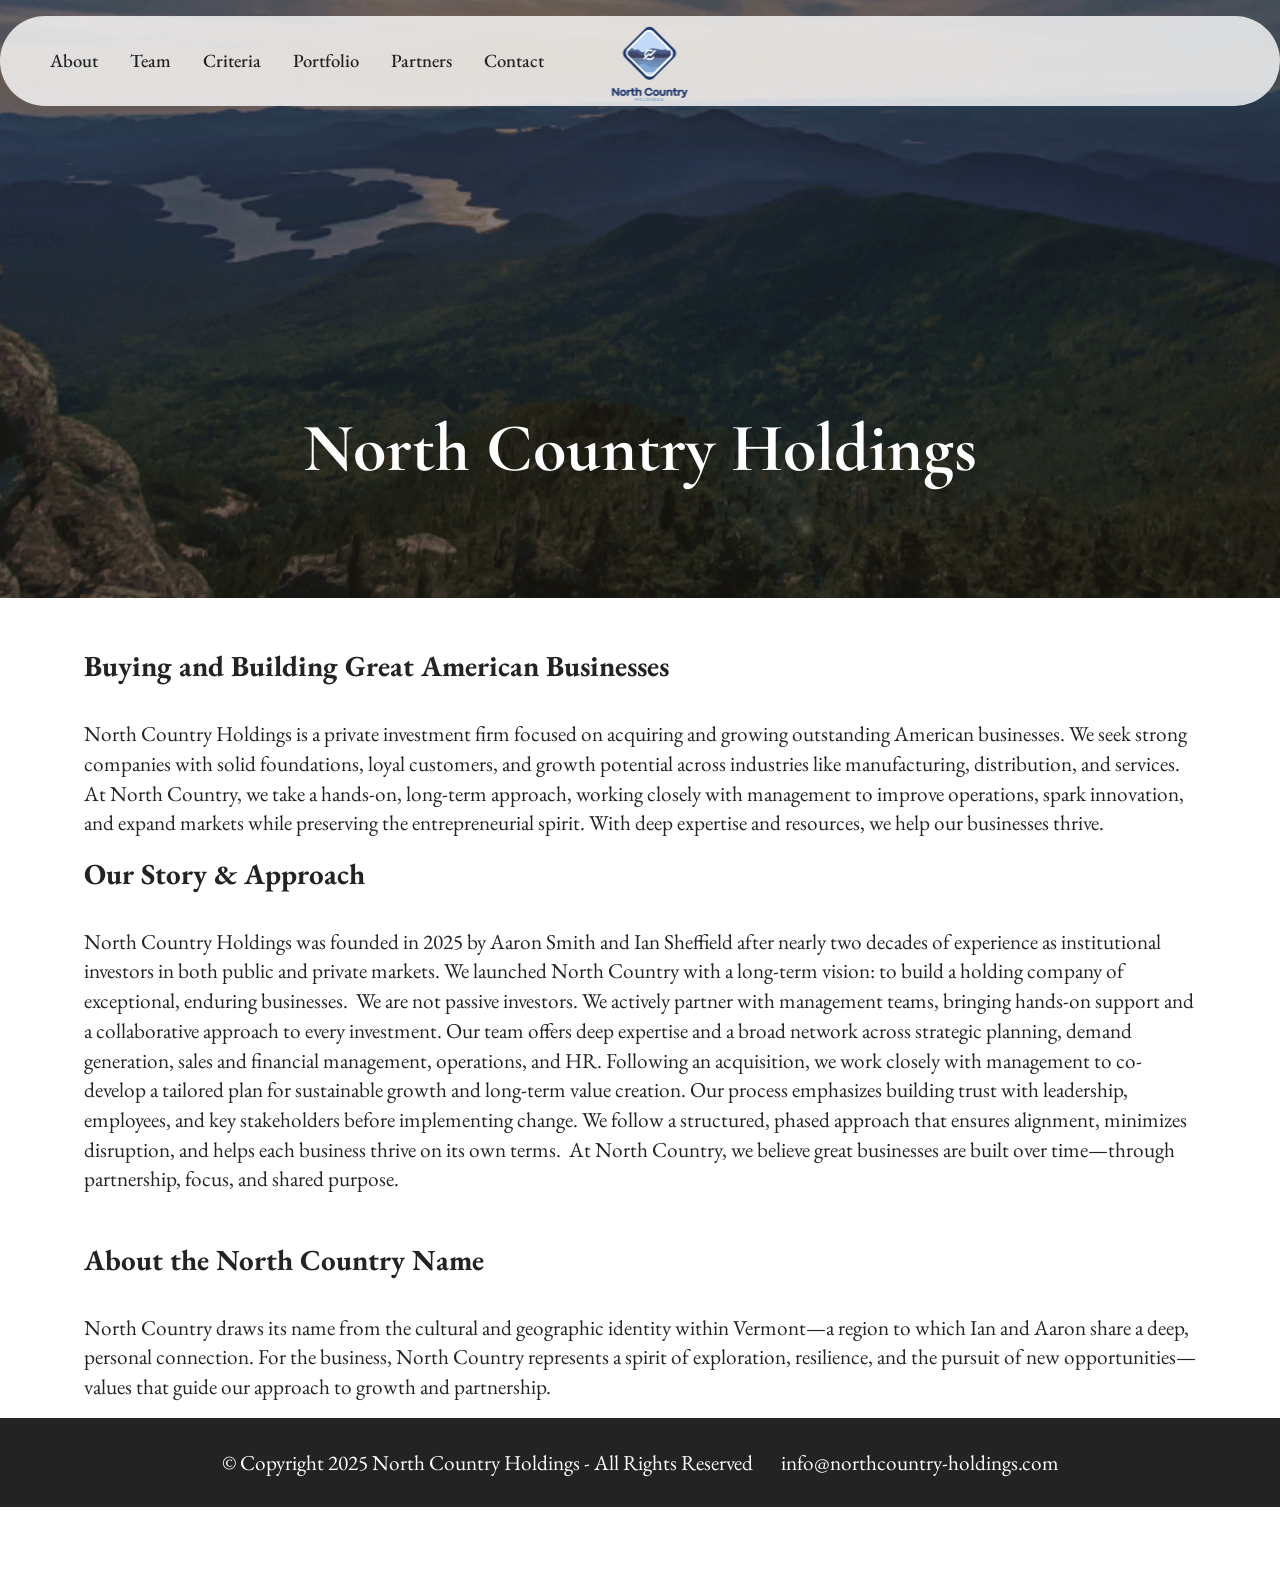
<file: index.html>
<!DOCTYPE html>
<html  >
<head>
  <!-- Site made with Mobirise Website Builder v6.0.1, https://mobirise.com -->
  <meta charset="UTF-8">
  <meta http-equiv="X-UA-Compatible" content="IE=edge">
  <meta name="generator" content="Mobirise v6.0.1, mobirise.com">
  <meta name="twitter:card" content="summary_large_image"/>
  <meta name="twitter:image:src" content="assets/images/index-meta.png">
  <meta property="og:image" content="assets/images/index-meta.png">
  <meta name="twitter:title" content="Home">
  <meta name="viewport" content="width=device-width, initial-scale=1, minimum-scale=1">
  <link rel="shortcut icon" href="assets/images/14.png-1-136x136.png" type="image/x-icon">
  <meta name="description" content="">
  
  
  <title>Home</title>
  <link rel="stylesheet" href="assets/web/assets/mobirise-icons2/mobirise2.css">
  <link rel="stylesheet" href="assets/bootstrap/css/bootstrap.min.css">
  <link rel="stylesheet" href="assets/bootstrap/css/bootstrap-grid.min.css">
  <link rel="stylesheet" href="assets/bootstrap/css/bootstrap-reboot.min.css">
  <link rel="stylesheet" href="assets/parallax/jarallax.css">
  <link rel="stylesheet" href="assets/animatecss/animate.css">
  <link rel="stylesheet" href="assets/dropdown/css/style.css">
  <link rel="stylesheet" href="assets/theme/css/style.css">
  <link rel="preload" href="https://fonts.googleapis.com/css?family=Cormorant+Garamond:300,400,500,600,700,300i,400i,500i,600i,700i&display=swap" as="style" onload="this.onload=null;this.rel='stylesheet'">
  <noscript><link rel="stylesheet" href="https://fonts.googleapis.com/css?family=Cormorant+Garamond:300,400,500,600,700,300i,400i,500i,600i,700i&display=swap"></noscript>
  <link rel="preload" href="https://fonts.googleapis.com/css?family=EB+Garamond:400,500,600,700,800,400i,500i,600i,700i,800i&display=swap" as="style" onload="this.onload=null;this.rel='stylesheet'">
  <noscript><link rel="stylesheet" href="https://fonts.googleapis.com/css?family=EB+Garamond:400,500,600,700,800,400i,500i,600i,700i,800i&display=swap"></noscript>
  <link rel="preload" as="style" href="assets/mobirise/css/mbr-additional.css?v=kkxpSn"><link rel="stylesheet" href="assets/mobirise/css/mbr-additional.css?v=kkxpSn" type="text/css">

  
  
  
</head>
<body>
  
  <section data-bs-version="5.1" class="menu menu3 cid-uIzofD14S2" once="menu" id="menu03-2e">
	

	<nav class="navbar navbar-dropdown navbar-fixed-top navbar-expand-lg">
		<div class="container">
			<div class="navbar-brand">
				<span class="navbar-logo">
					<a href="index.html">
						<img src="assets/images/14.png-1-136x136.png" alt="Mobirise Website Builder" style="height: 5rem;">
					</a>
				</span>
				
			</div>
			<button class="navbar-toggler" type="button" data-toggle="collapse" data-bs-toggle="collapse" data-target="#navbarSupportedContent" data-bs-target="#navbarSupportedContent" aria-controls="navbarNavAltMarkup" aria-expanded="false" aria-label="Toggle navigation">
				<div class="hamburger">
					<span></span>
					<span></span>
					<span></span>
					<span></span>
				</div>
			</button>
			<div class="collapse navbar-collapse" id="navbarSupportedContent">
				<ul class="navbar-nav nav-dropdown nav-right" data-app-modern-menu="true"><li class="nav-item"><a class="nav-link link text-black text-primary display-4" href="index.html">About</a></li><li class="nav-item">
						<a class="nav-link link text-black text-primary display-4" href="page3.html#header18-3s">Team</a>
					</li>
					<li class="nav-item">
						<a class="nav-link link text-black show text-primary display-4" href="page6.html" aria-expanded="false">Criteria</a>
					</li><li class="nav-item"><a class="nav-link link text-black show text-primary display-4" href="page4.html">Portfolio</a></li><li class="nav-item"><a class="nav-link link text-black show text-primary display-4" href="page5.html#article08-3w">Partners</a></li>
					<li class="nav-item">
						<a class="nav-link link text-black text-primary display-4" href="page1.html">Contact</a>
					</li></ul>
				
				
			</div>
		</div>
	</nav>
</section>

<section data-bs-version="5.1" class="header18 cid-uF5NLqybcE mbr-parallax-background" id="header18-1u">
  

  <div class="mbr-overlay" style="opacity: 0.5; background-color: rgb(0, 0, 0);"></div>
  <div class="container-fluid">
    <div class="row">
      <div class="content-wrap col-12 col-md-12">
        <h1 class="mbr-section-title mbr-fonts-style mbr-white mb-4 display-1">
          <strong><br>North Country Holdings</strong></h1>
        
        <p class="mbr-fonts-style mbr-text mbr-white mb-4 display-7"></p>
        
      </div>
    </div>
  </div>
</section>

<section data-bs-version="5.1" class="content5 cid-uHOWUXuFPg" id="content5-25">
    
    <div class="container-fluid">
        <div class="row justify-content-center">
            <div class="col-md-12 col-lg-11">
                
                <h4 class="mbr-section-subtitle mbr-fonts-style mb-4 display-5"><strong>Buying and Building Great American Businesses</strong></h4>
                <p class="mbr-text mbr-fonts-style display-7">North Country Holdings is a private investment firm focused on acquiring and growing outstanding American businesses. We seek strong companies with solid foundations, loyal customers, and growth potential across industries like manufacturing, distribution, and services.<br>At North Country, we take a hands-on, long-term approach, working closely with management to improve operations, spark innovation, and expand markets while preserving the entrepreneurial spirit. With deep expertise and resources, we help our businesses thrive.&nbsp;<br></p>
            </div>
        </div>
    </div>
</section>

<section data-bs-version="5.1" class="content5 cid-uQiEXe9ryo" id="content5-47">
    
    <div class="container-fluid">
        <div class="row justify-content-center">
            <div class="col-md-12 col-lg-11">
                
                <h4 class="mbr-section-subtitle mbr-fonts-style mb-4 display-5"><strong>Our Story &amp; Approach</strong></h4>
                <p class="mbr-text mbr-fonts-style display-7">North Country Holdings was founded in 2025 by Aaron Smith and Ian Sheffield after nearly two decades of experience as institutional investors in both public and private markets. We launched North Country with a long-term vision: to build a holding company of exceptional, enduring businesses.&nbsp; We are not passive investors. We actively partner with management teams, bringing hands-on support and a collaborative approach to every investment. Our team offers deep expertise and a broad network across strategic planning, demand generation, sales and financial management, operations, and HR.&nbsp;Following an acquisition, we work closely with management to co-develop a tailored plan for sustainable growth and long-term value creation. Our process emphasizes building trust with leadership, employees, and key stakeholders before implementing change. We follow a structured, phased approach that ensures alignment, minimizes disruption, and helps each business thrive on its own terms.&nbsp;&nbsp;At North Country, we believe great businesses are built over time—through partnership, focus, and shared purpose.<br><br></p>
            </div>
        </div>
    </div>
</section>

<section data-bs-version="5.1" class="content5 cid-uQiHAFwOjJ" id="content5-48">
    
    <div class="container-fluid">
        <div class="row justify-content-center">
            <div class="col-md-12 col-lg-11">
                
                <h4 class="mbr-section-subtitle mbr-fonts-style mb-4 display-5"><strong>About the North Country Name</strong></h4>
                <p class="mbr-text mbr-fonts-style display-7">North Country draws its name from the cultural and geographic identity within Vermont—a region to which Ian and Aaron share a deep, personal connection. For the business, North Country represents a spirit of exploration, resilience, and the pursuit of new opportunities—values that guide our approach to growth and partnership.<br></p>
            </div>
        </div>
    </div>
</section>

<section data-bs-version="5.1" class="footer7 cid-uHP06yteWO" once="footers" id="footer7-26">

    

    

    <div class="container">
        <div class="media-container-row align-center mbr-white">
            <div class="col-12">
                <p class="mbr-text mb-0 mbr-fonts-style display-7">
                    © Copyright 2025 North Country Holdings - All Rights Reserved&nbsp; &nbsp; &nbsp; &nbsp;info@northcountry-holdings.com</p>
            </div>
        </div>
    </div>
</section><section class="display-7" style="padding: 0;align-items: center;justify-content: center;flex-wrap: wrap;    align-content: center;display: flex;position: relative;height: 4rem;"><a href="https://mobiri.se/" style="flex: 1 1;height: 4rem;position: absolute;width: 100%;z-index: 1;"><img alt="" style="height: 4rem;" src="[data-uri]"></a><p style="margin: 0;text-align: center;" class="display-7">&#8204;</p><a style="z-index:1" href="https://mobirise.com/builder/no-code-website-builder.html">No Code Website Builder</a></section><script src="assets/bootstrap/js/bootstrap.bundle.min.js"></script>  <script src="assets/parallax/jarallax.js"></script>  <script src="assets/smoothscroll/smooth-scroll.js"></script>  <script src="assets/ytplayer/index.js"></script>  <script src="assets/dropdown/js/navbar-dropdown.js"></script>  <script src="assets/theme/js/script.js"></script>  
  
  
  <input name="animation" type="hidden">
  </body>
</html>
</file>
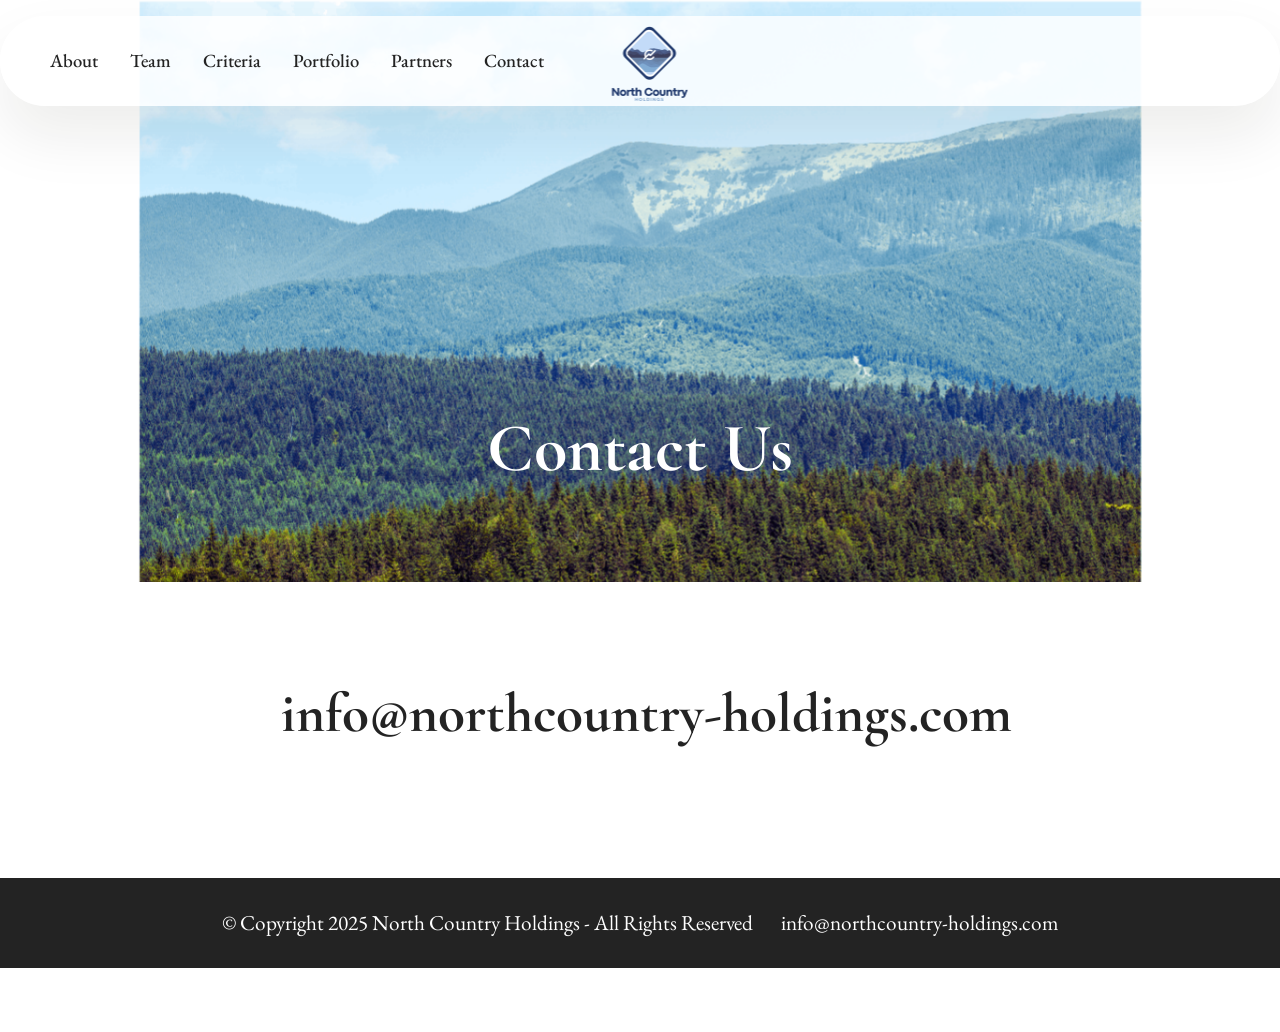
<file: page1.html>
<!DOCTYPE html>
<html  >
<head>
  <!-- Site made with Mobirise Website Builder v6.0.1, https://mobirise.com -->
  <meta charset="UTF-8">
  <meta http-equiv="X-UA-Compatible" content="IE=edge">
  <meta name="generator" content="Mobirise v6.0.1, mobirise.com">
  <meta name="viewport" content="width=device-width, initial-scale=1, minimum-scale=1">
  <link rel="shortcut icon" href="assets/images/14.png-1-136x136.png" type="image/x-icon">
  <meta name="description" content="">
  
  
  <title>Contact Us</title>
  <link rel="stylesheet" href="assets/web/assets/mobirise-icons2/mobirise2.css">
  <link rel="stylesheet" href="assets/bootstrap/css/bootstrap.min.css">
  <link rel="stylesheet" href="assets/bootstrap/css/bootstrap-grid.min.css">
  <link rel="stylesheet" href="assets/bootstrap/css/bootstrap-reboot.min.css">
  <link rel="stylesheet" href="assets/parallax/jarallax.css">
  <link rel="stylesheet" href="assets/animatecss/animate.css">
  <link rel="stylesheet" href="assets/dropdown/css/style.css">
  <link rel="stylesheet" href="assets/theme/css/style.css">
  <link rel="preload" href="https://fonts.googleapis.com/css?family=Cormorant+Garamond:300,400,500,600,700,300i,400i,500i,600i,700i&display=swap" as="style" onload="this.onload=null;this.rel='stylesheet'">
  <noscript><link rel="stylesheet" href="https://fonts.googleapis.com/css?family=Cormorant+Garamond:300,400,500,600,700,300i,400i,500i,600i,700i&display=swap"></noscript>
  <link rel="preload" href="https://fonts.googleapis.com/css?family=EB+Garamond:400,500,600,700,800,400i,500i,600i,700i,800i&display=swap" as="style" onload="this.onload=null;this.rel='stylesheet'">
  <noscript><link rel="stylesheet" href="https://fonts.googleapis.com/css?family=EB+Garamond:400,500,600,700,800,400i,500i,600i,700i,800i&display=swap"></noscript>
  <link rel="preload" as="style" href="assets/mobirise/css/mbr-additional.css?v=7zZeNC"><link rel="stylesheet" href="assets/mobirise/css/mbr-additional.css?v=7zZeNC" type="text/css">

  
  
  
</head>
<body>
  
  <section data-bs-version="5.1" class="menu menu3 cid-uIzofD14S2" once="menu" id="menu03-2e">
	

	<nav class="navbar navbar-dropdown navbar-fixed-top navbar-expand-lg">
		<div class="container">
			<div class="navbar-brand">
				<span class="navbar-logo">
					<a href="index.html">
						<img src="assets/images/14.png-1-136x136.png" alt="Mobirise Website Builder" style="height: 5rem;">
					</a>
				</span>
				
			</div>
			<button class="navbar-toggler" type="button" data-toggle="collapse" data-bs-toggle="collapse" data-target="#navbarSupportedContent" data-bs-target="#navbarSupportedContent" aria-controls="navbarNavAltMarkup" aria-expanded="false" aria-label="Toggle navigation">
				<div class="hamburger">
					<span></span>
					<span></span>
					<span></span>
					<span></span>
				</div>
			</button>
			<div class="collapse navbar-collapse" id="navbarSupportedContent">
				<ul class="navbar-nav nav-dropdown nav-right" data-app-modern-menu="true"><li class="nav-item"><a class="nav-link link text-black text-primary display-4" href="index.html">About</a></li><li class="nav-item">
						<a class="nav-link link text-black text-primary display-4" href="page3.html#header18-3s">Team</a>
					</li>
					<li class="nav-item">
						<a class="nav-link link text-black show text-primary display-4" href="page6.html" aria-expanded="false">Criteria</a>
					</li><li class="nav-item"><a class="nav-link link text-black show text-primary display-4" href="page4.html">Portfolio</a></li><li class="nav-item"><a class="nav-link link text-black show text-primary display-4" href="page5.html#article08-3w">Partners</a></li>
					<li class="nav-item">
						<a class="nav-link link text-black text-primary display-4" href="page1.html">Contact</a>
					</li></ul>
				
				
			</div>
		</div>
	</nav>
</section>

<section data-bs-version="5.1" class="header16 cid-uHP1KsXIER mbr-parallax-background" id="header17-2a">
  
  
  <div class="container-fluid">
    <div class="row">
      <div class="content-wrap col-12 col-md-12">
        <h1 class="mbr-section-title mbr-fonts-style mbr-white mb-4 display-1">
          <strong><br>Contact Us</strong></h1>
        
        <p class="mbr-fonts-style mbr-text mbr-white mb-4 display-7"></p>
        
      </div>
    </div>
  </div>
</section>

<section data-bs-version="5.1" class="article11 cid-uHP20OQ1k9" id="article11-2b">
    

    
    
    <div class="container">
        <div class="row justify-content-center">
            <div class="title col-md-12 col-lg-10">
                <h3 class="mbr-section-title mbr-fonts-style align-center mt-0 mb-0 display-2"><strong>&nbsp;info@northcountry-holdings.com</strong></h3>
                <h4 class="mbr-section-subtitle align-center mbr-fonts-style mt-4 display-7"></h4>
                
            </div>
        </div>
    </div>
</section>

<section data-bs-version="5.1" class="footer7 cid-uHP06yteWO" once="footers" id="footer7-29">

    

    

    <div class="container">
        <div class="media-container-row align-center mbr-white">
            <div class="col-12">
                <p class="mbr-text mb-0 mbr-fonts-style display-7">
                    © Copyright 2025 North Country Holdings - All Rights Reserved&nbsp; &nbsp; &nbsp; &nbsp;info@northcountry-holdings.com</p>
            </div>
        </div>
    </div>
</section><section class="display-7" style="padding: 0;align-items: center;justify-content: center;flex-wrap: wrap;    align-content: center;display: flex;position: relative;height: 4rem;"><a href="https://mobiri.se/" style="flex: 1 1;height: 4rem;position: absolute;width: 100%;z-index: 1;"><img alt="" style="height: 4rem;" src="[data-uri]"></a><p style="margin: 0;text-align: center;" class="display-7">&#8204;</p><a style="z-index:1" href="https://mobirise.com/html-builder.html">HTML Generator</a></section><script src="assets/bootstrap/js/bootstrap.bundle.min.js"></script>  <script src="assets/parallax/jarallax.js"></script>  <script src="assets/smoothscroll/smooth-scroll.js"></script>  <script src="assets/ytplayer/index.js"></script>  <script src="assets/dropdown/js/navbar-dropdown.js"></script>  <script src="assets/theme/js/script.js"></script>  
  
  
  <input name="animation" type="hidden">
  </body>
</html>
</file>
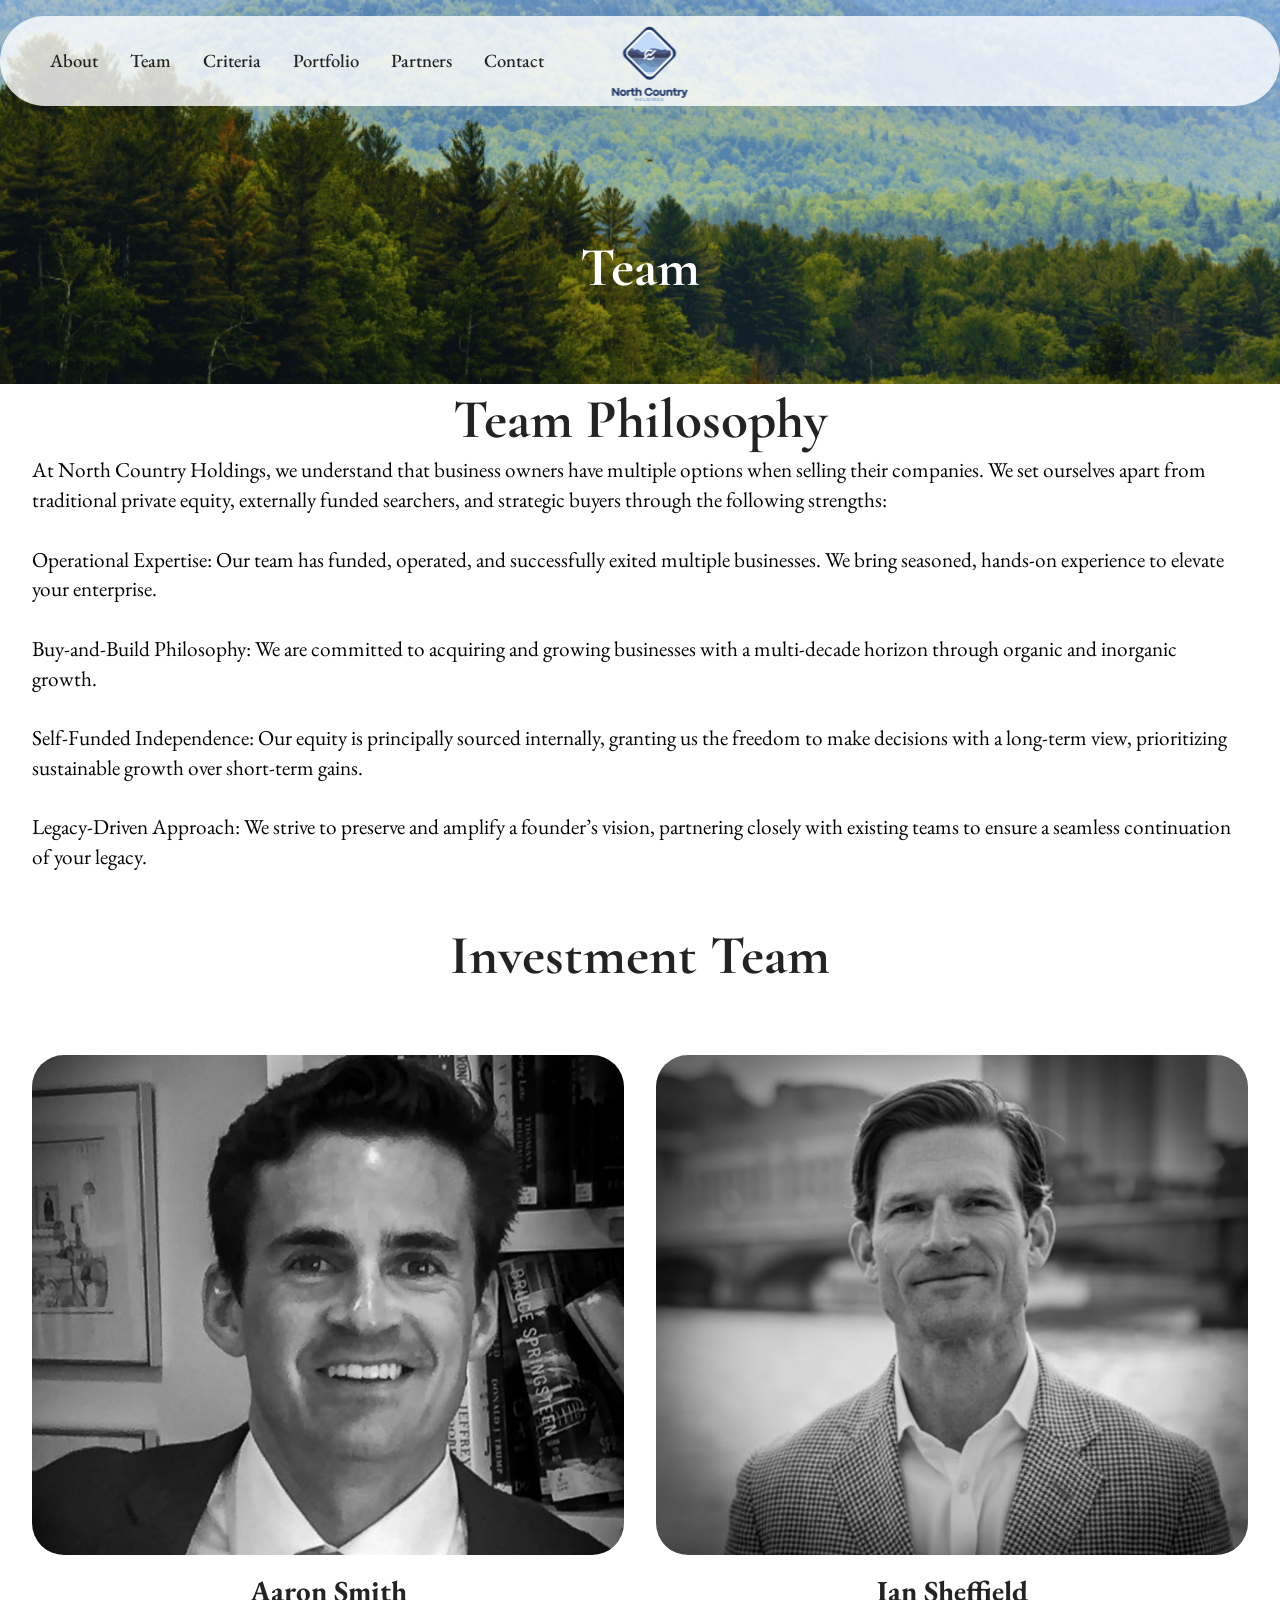
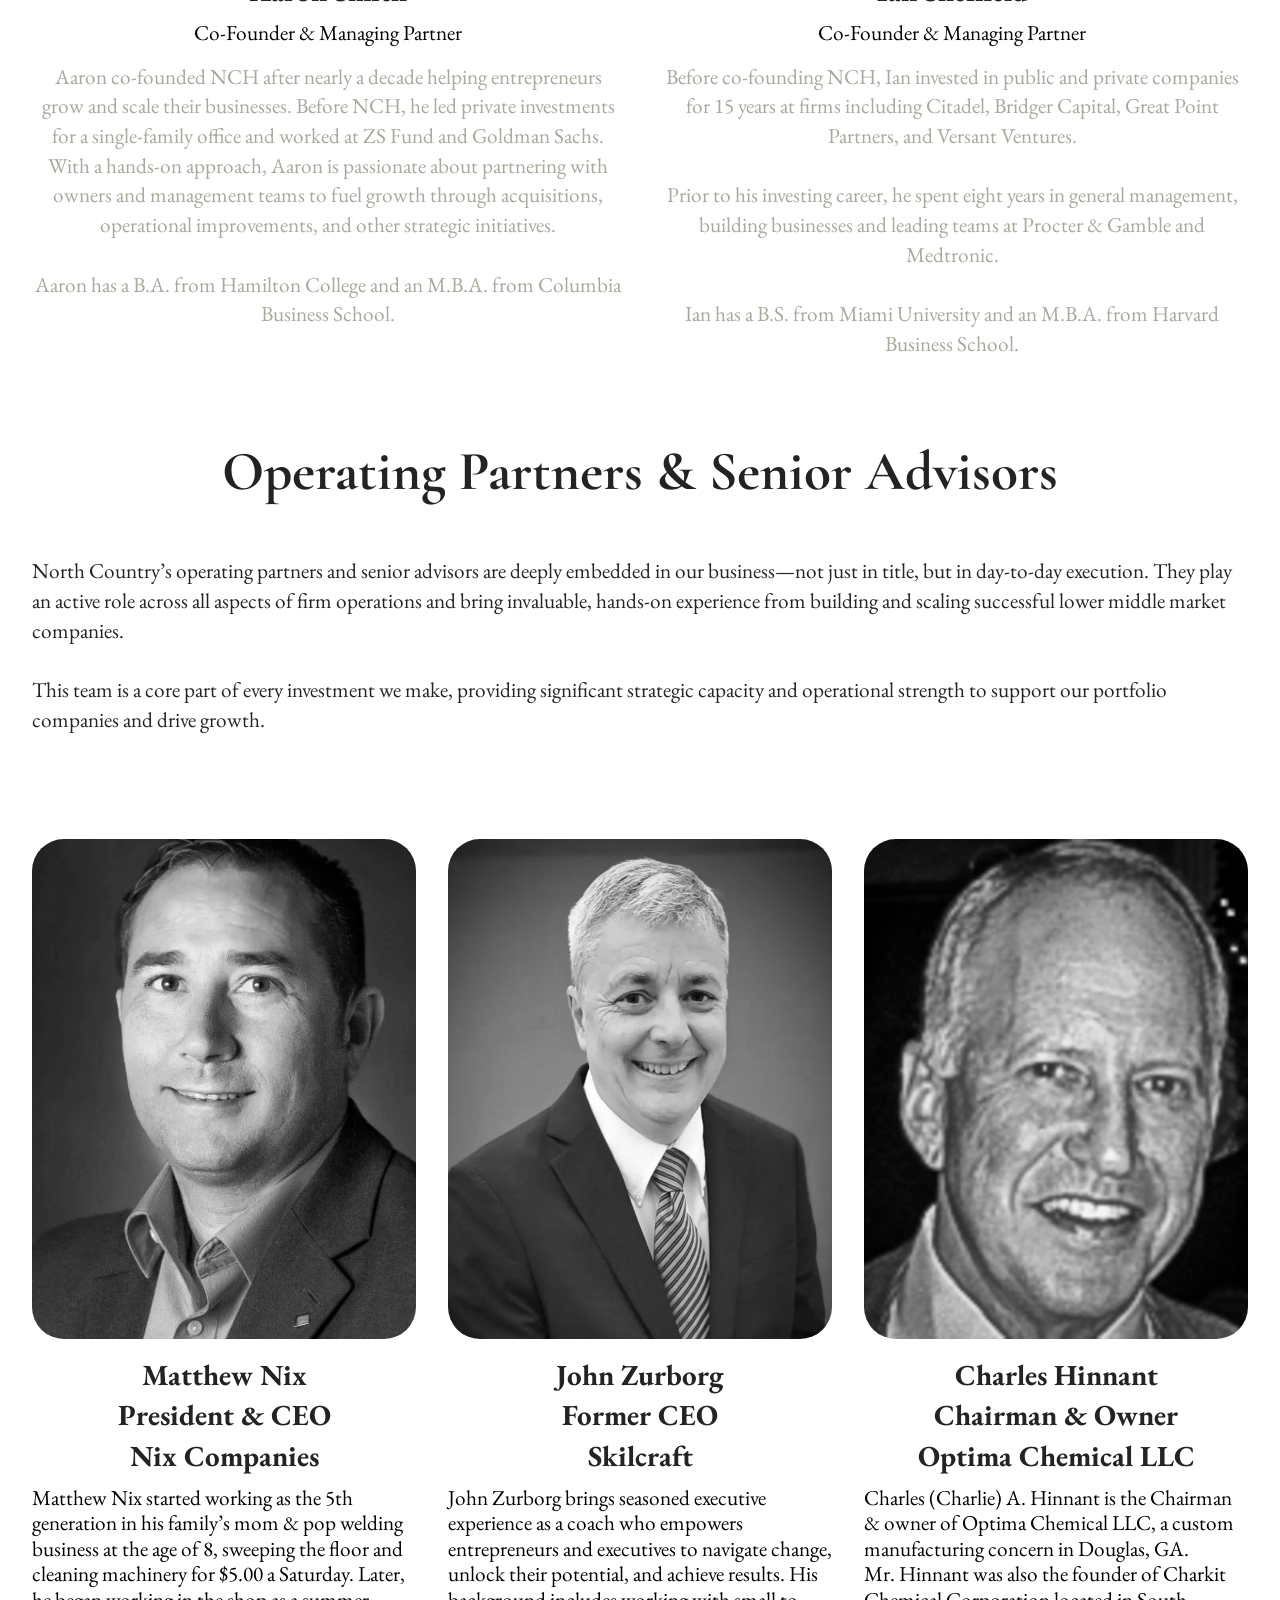
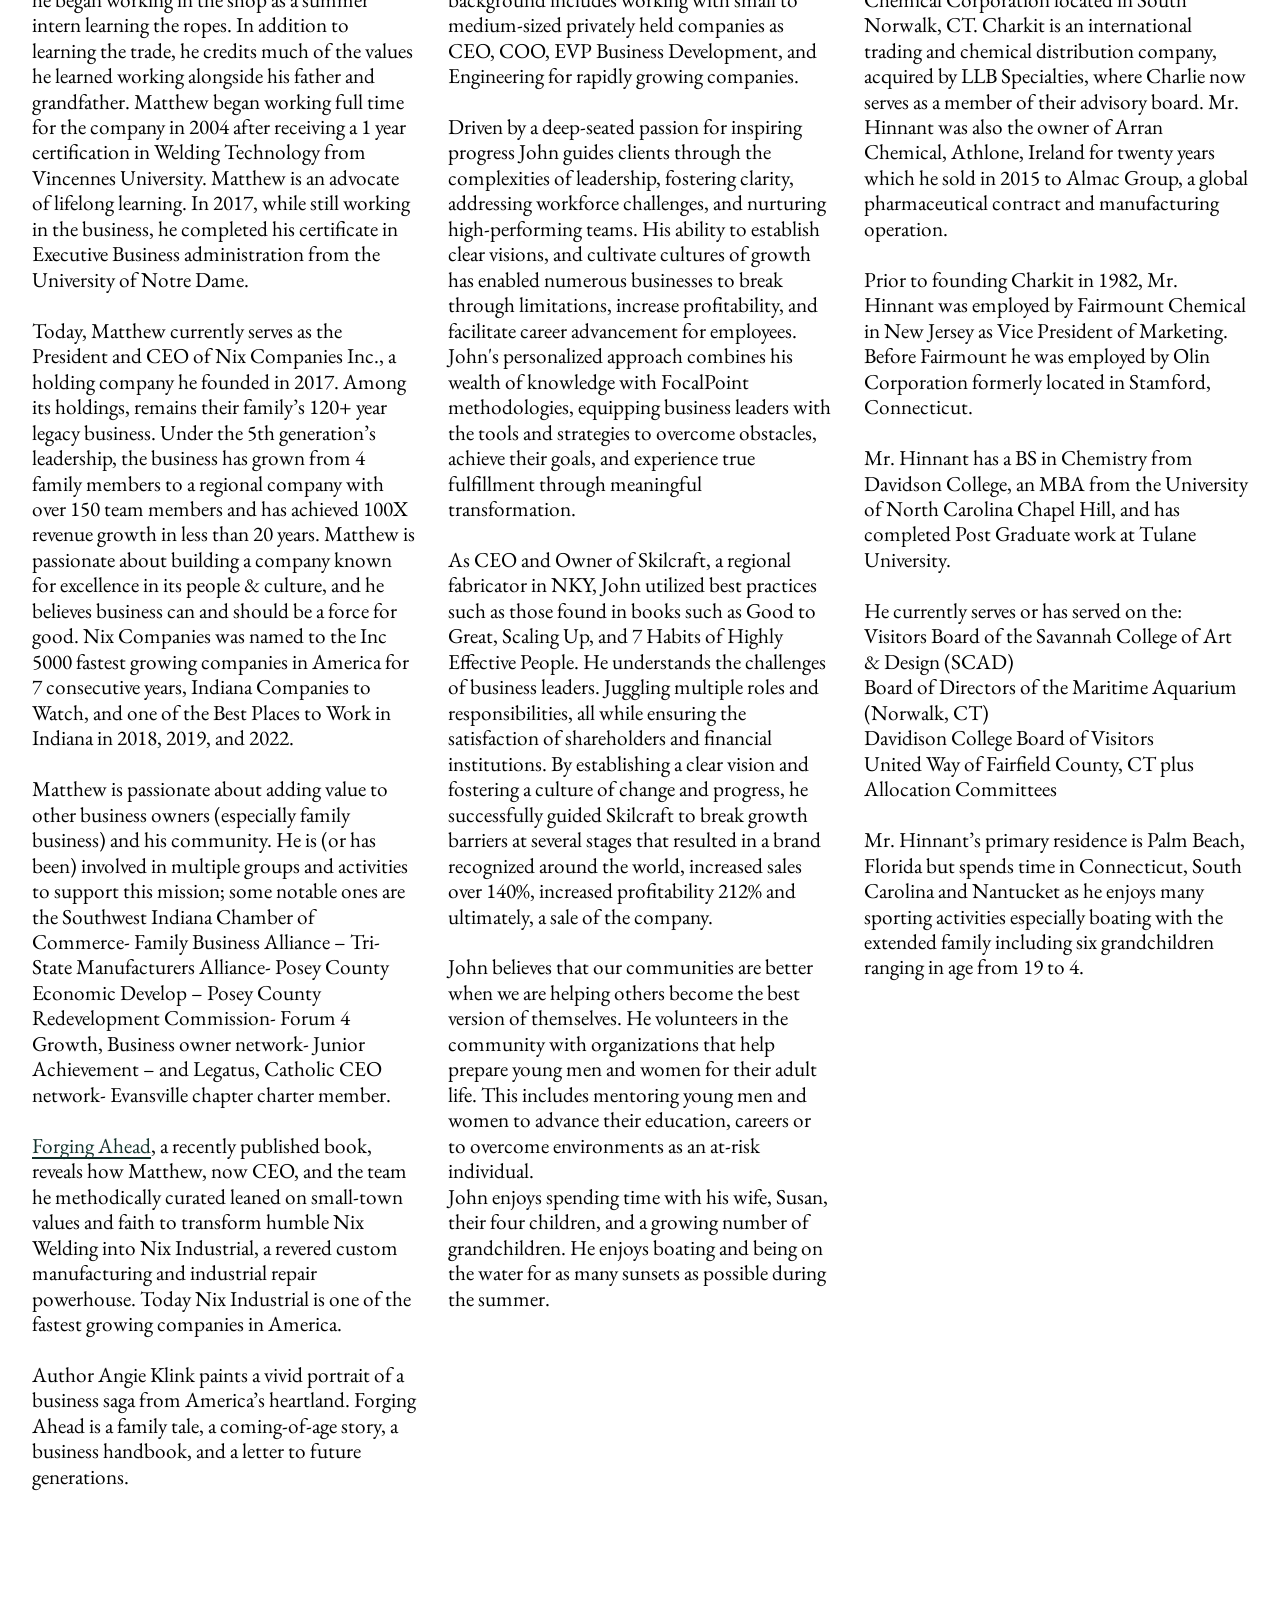
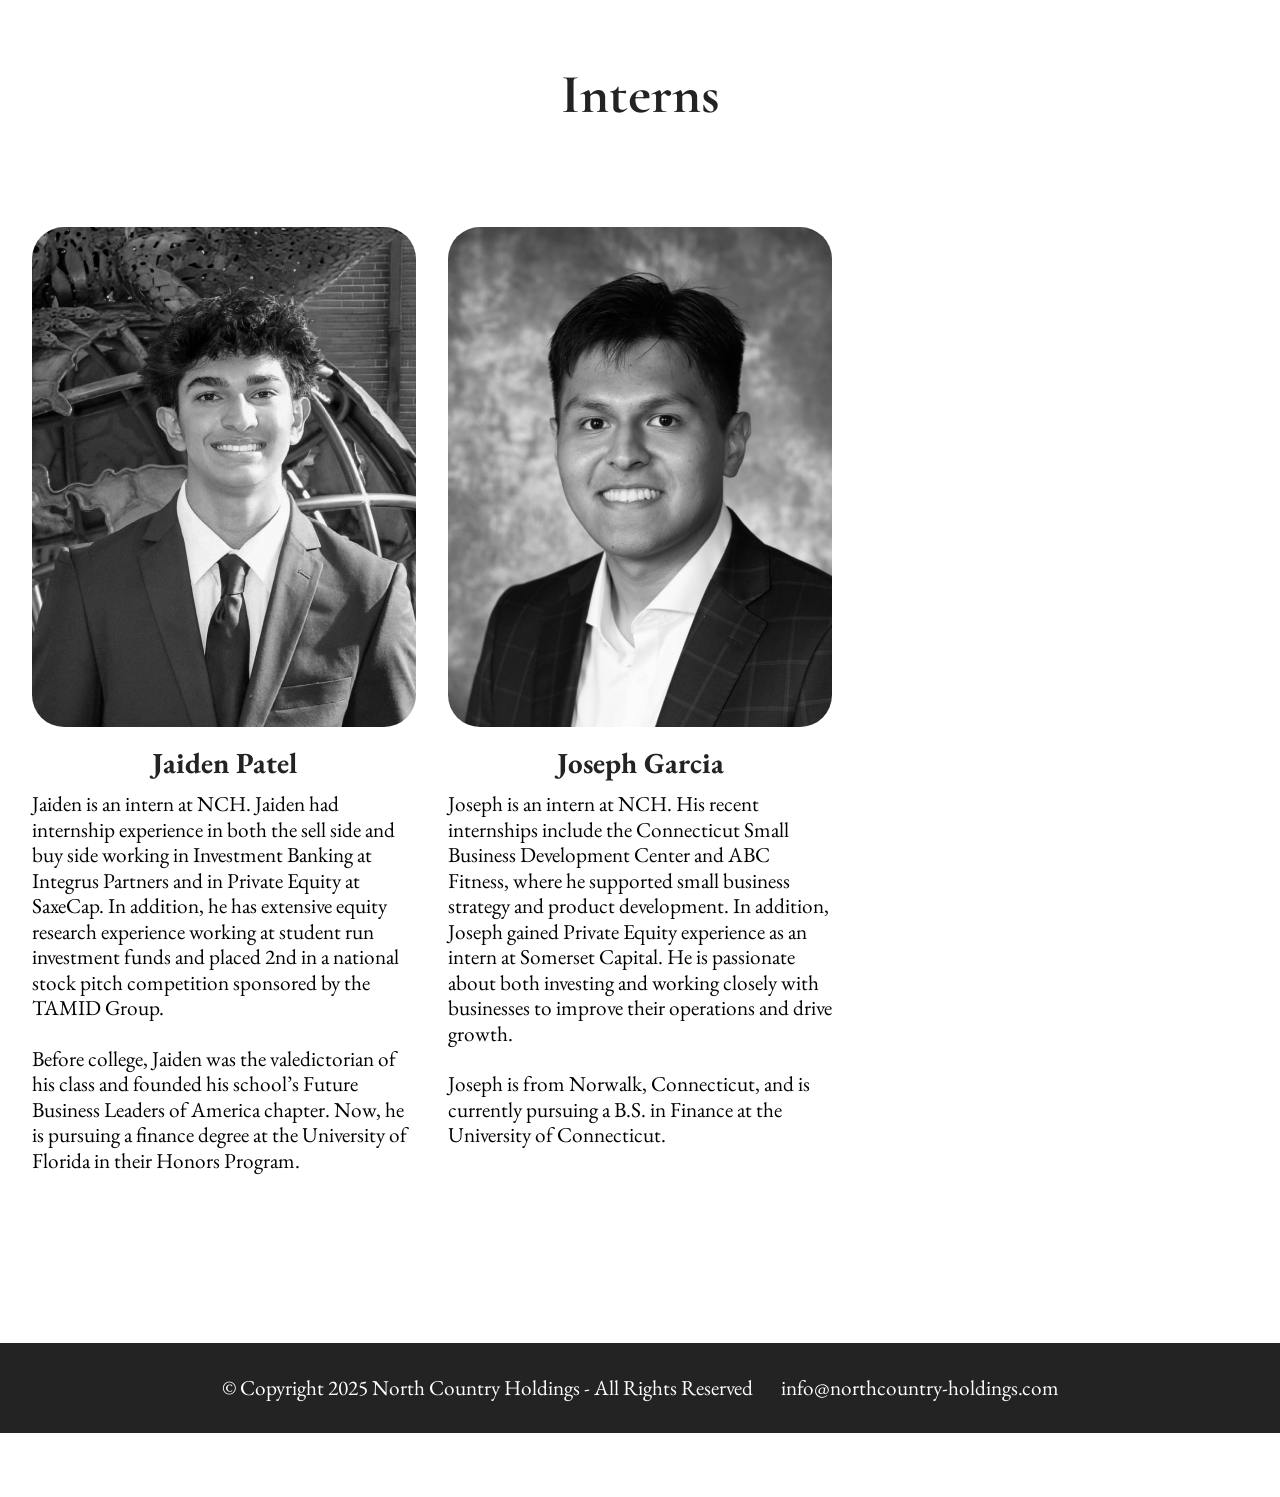
<file: page3.html>
<!DOCTYPE html>
<html  >
<head>
  <!-- Site made with Mobirise Website Builder v6.0.1, https://mobirise.com -->
  <meta charset="UTF-8">
  <meta http-equiv="X-UA-Compatible" content="IE=edge">
  <meta name="generator" content="Mobirise v6.0.1, mobirise.com">
  <meta name="viewport" content="width=device-width, initial-scale=1, minimum-scale=1">
  <link rel="shortcut icon" href="assets/images/14.png-1-136x136.png" type="image/x-icon">
  <meta name="description" content="">
  
  
  <title>Team</title>
  <link rel="stylesheet" href="assets/web/assets/mobirise-icons2/mobirise2.css">
  <link rel="stylesheet" href="assets/bootstrap/css/bootstrap.min.css">
  <link rel="stylesheet" href="assets/bootstrap/css/bootstrap-grid.min.css">
  <link rel="stylesheet" href="assets/bootstrap/css/bootstrap-reboot.min.css">
  <link rel="stylesheet" href="assets/parallax/jarallax.css">
  <link rel="stylesheet" href="assets/animatecss/animate.css">
  <link rel="stylesheet" href="assets/dropdown/css/style.css">
  <link rel="stylesheet" href="assets/theme/css/style.css">
  <link rel="preload" href="https://fonts.googleapis.com/css?family=Cormorant+Garamond:300,400,500,600,700,300i,400i,500i,600i,700i&display=swap" as="style" onload="this.onload=null;this.rel='stylesheet'">
  <noscript><link rel="stylesheet" href="https://fonts.googleapis.com/css?family=Cormorant+Garamond:300,400,500,600,700,300i,400i,500i,600i,700i&display=swap"></noscript>
  <link rel="preload" href="https://fonts.googleapis.com/css?family=EB+Garamond:400,500,600,700,800,400i,500i,600i,700i,800i&display=swap" as="style" onload="this.onload=null;this.rel='stylesheet'">
  <noscript><link rel="stylesheet" href="https://fonts.googleapis.com/css?family=EB+Garamond:400,500,600,700,800,400i,500i,600i,700i,800i&display=swap"></noscript>
  <link rel="preload" as="style" href="assets/mobirise/css/mbr-additional.css?v=DUNvGd"><link rel="stylesheet" href="assets/mobirise/css/mbr-additional.css?v=DUNvGd" type="text/css">

  
  
  
</head>
<body>
  
  <section data-bs-version="5.1" class="menu menu3 cid-uIzpeVkJ8u" once="menu" id="menu03-2l">
	

	<nav class="navbar navbar-dropdown navbar-fixed-top navbar-expand-lg">
		<div class="container">
			<div class="navbar-brand">
				<span class="navbar-logo">
					<a href="index.html">
						<img src="assets/images/14.png-1-136x136.png" alt="Mobirise Website Builder" style="height: 5rem;">
					</a>
				</span>
				
			</div>
			<button class="navbar-toggler" type="button" data-toggle="collapse" data-bs-toggle="collapse" data-target="#navbarSupportedContent" data-bs-target="#navbarSupportedContent" aria-controls="navbarNavAltMarkup" aria-expanded="false" aria-label="Toggle navigation">
				<div class="hamburger">
					<span></span>
					<span></span>
					<span></span>
					<span></span>
				</div>
			</button>
			<div class="collapse navbar-collapse" id="navbarSupportedContent">
				<ul class="navbar-nav nav-dropdown nav-right" data-app-modern-menu="true"><li class="nav-item"><a class="nav-link link text-black text-primary display-4" href="index.html">About</a></li><li class="nav-item">
						<a class="nav-link link text-black text-primary display-4" href="page3.html#header18-3s">Team</a>
					</li>
					<li class="nav-item">
						<a class="nav-link link text-black show text-primary display-4" href="page6.html" aria-expanded="false">Criteria</a>
					</li><li class="nav-item"><a class="nav-link link text-black show text-primary display-4" href="page4.html">Portfolio</a></li><li class="nav-item"><a class="nav-link link text-black show text-primary display-4" href="page5.html#article08-3w">Partners</a></li>
					<li class="nav-item">
						<a class="nav-link link text-black text-primary display-4" href="page1.html">Contact</a>
					</li></ul>
				
				
			</div>
		</div>
	</nav>
</section>

<section data-bs-version="5.1" class="header18 cid-uJcNXrn0mz mbr-parallax-background" id="header18-3s">
  

  
  <div class="container-fluid">
    <div class="row">
      <div class="content-wrap col-12 col-md-12">
        <h1 class="mbr-section-title mbr-fonts-style mbr-white mb-4 display-2">
          <strong><br>Team</strong></h1>
        
        <p class="mbr-fonts-style mbr-text mbr-white mb-4 display-7"></p>
        
      </div>
    </div>
  </div>
</section>

<section data-bs-version="5.1" class="article11 cid-uQiuRpcbge" id="article11-41">
    

    
    
    <div class="container">
        <div class="row justify-content-center">
            <div class="title col-md-12 col-lg-10">
                <h3 class="mbr-section-title mbr-fonts-style align-center mt-0 mb-0 display-2">
                <strong>Team Philosophy</strong></h3>
                
                
            </div>
        </div>
    </div>
</section>

<section data-bs-version="5.1" class="article12 cid-uJcLTYC2kR" id="article12-3r">    
    
    <div class="container">
        <div class="row justify-content-center">
            <div class="col-md-12 col-lg-12">
                
                
                <p class="mbr-text mbr-fonts-style display-7">At North Country Holdings, we understand that business owners have multiple options when selling their companies. We set ourselves apart from traditional private equity, externally funded searchers, and strategic buyers through the following strengths:
<br><br>Operational Expertise: Our team has funded, operated, and successfully exited multiple businesses. We bring seasoned, hands-on experience to elevate your enterprise.  
<br><br>Buy-and-Build Philosophy: We are committed to acquiring and growing businesses with a multi-decade horizon through organic and inorganic growth.&nbsp;<br>
<br>Self-Funded Independence: Our equity is principally sourced internally, granting us the freedom to make decisions with a long-term view, prioritizing sustainable growth over short-term gains.  
<br>
<br>Legacy-Driven Approach: We strive to preserve and amplify a founder’s vision, partnering closely with existing teams to ensure a seamless continuation of your legacy.&nbsp;<br></p>
            </div>
        </div>
    </div>
</section>

<section data-bs-version="5.1" class="article11 cid-uQivyYbtny" id="article11-45">
    

    
    
    <div class="container">
        <div class="row justify-content-center">
            <div class="title col-md-12 col-lg-10">
                <h3 class="mbr-section-title mbr-fonts-style align-center mt-0 mb-0 display-2">
                <strong>Investment Team</strong></h3>
                
                
            </div>
        </div>
    </div>
</section>

<section data-bs-version="5.1" class="people03 cid-uIzpJPRxwV" id="people03-2m">
	
	
	<div class="container">
		<div class="row justify-content-center">
			<div class="col-12 content-head">
				
			</div>
		</div>
		<div class="row">
			<div class="item features-image col-12 col-md-6 col-lg-6 active">
				<div class="item-wrapper">
					<div class="item-img mb-3">
						<img src="assets/images/aaron-tie-3.jpg-944x2048.jpeg" alt="Mobirise Website Builder" title="" data-slide-to="0" data-bs-slide-to="0">
					</div>
					<div class="item-content align-left">
						<h5 class="item-title mbr-fonts-style display-5"><strong>Aaron Smith</strong></h5>
						<h6 class="item-subtitle mbr-fonts-style mb-3 display-7">Co-Founder &amp; Managing Partner</h6>
						<p class="mbr-text mbr-fonts-style mt-3 display-7">Aaron co-founded NCH after nearly a decade helping entrepreneurs grow and scale their businesses. Before NCH, he led private investments for a single-family office and worked at ZS Fund and Goldman Sachs. With a hands-on approach, Aaron is passionate about partnering with owners and management teams to fuel growth through acquisitions, operational improvements, and other strategic initiatives.
<br>
<br>Aaron has a B.A. from Hamilton College and an M.B.A. from Columbia Business School.<br></p>
					</div>
					
				</div>
			</div><div class="item features-image col-12 col-md-6 col-lg-6">
				<div class="item-wrapper">
					<div class="item-img mb-3">
						<img src="assets/images/screenshot-2025-02-07-110303.jpg-815x714.jpg" alt="Mobirise Website Builder" title="" data-slide-to="1" data-bs-slide-to="1">
					</div>
					<div class="item-content align-left">
						<h5 class="item-title mbr-fonts-style display-5"><strong>Ian Sheffield</strong></h5>
						<h6 class="item-subtitle mbr-fonts-style mb-3 display-7">Co-Founder &amp; Managing Partner</h6>
						<p class="mbr-text mbr-fonts-style mt-3 display-7">Before co-founding NCH, Ian invested in public and private companies for 15 years at firms including Citadel, Bridger Capital, Great Point Partners, and Versant Ventures. <br><br>Prior to his investing career, he spent eight years in general management, building businesses and leading teams at Procter &amp; Gamble and Medtronic. <br><br>Ian has a B.S. from Miami University and an M.B.A. from Harvard Business School.
<br>
<br></p>
					</div>
					
				</div>
			</div>
			
			
		</div>
	</div>
</section>

<section data-bs-version="5.1" class="article11 cid-uQiv2f0Gef" id="article11-42">
    

    
    
    <div class="container">
        <div class="row justify-content-center">
            <div class="title col-md-12 col-lg-10">
                <h3 class="mbr-section-title mbr-fonts-style align-center mt-0 mb-0 display-2">
                <strong>Operating Partners &amp; Senior Advisors</strong></h3>
                
                
            </div>
        </div>
    </div>
</section>

<section data-bs-version="5.1" class="article11 cid-uQjpCaNQSQ" id="article11-49">
    

    
    
    <div class="container">
        <div class="row justify-content-center">
            <div class="title col-md-12 col-lg-12">
                
                <h4 class="mbr-section-subtitle align-center mbr-fonts-style mt-4 display-7">North Country’s operating partners and senior advisors are deeply embedded in our business—not just in title, but in day-to-day execution. They play an active role across all aspects of firm operations and bring invaluable, hands-on experience from building and scaling successful lower middle market companies.<div><br></div><div>This team is a core part of every investment we make, providing significant strategic capacity and operational strength to support our portfolio companies and drive growth.</div></h4>
                
            </div>
        </div>
    </div>
</section>

<section data-bs-version="5.1" class="people03 cid-uQixGLL3c0" id="people03-46">
	
	
	<div class="container">
		<div class="row justify-content-center">
			<div class="col-12 content-head">
				
			</div>
		</div>
		<div class="row">
			
			<div class="item features-image col-12 col-md-6 col-lg-4 active">
				<div class="item-wrapper">
					<div class="item-img mb-3">
						<img src="assets/images/mnix-2.jpg-815x1174.jpg" alt="Mobirise Website Builder" title="" data-slide-to="0" data-bs-slide-to="0">
					</div>
					<div class="item-content align-left">
						<h5 class="item-title mbr-fonts-style display-5"><strong>Matthew Nix</strong><br><strong>President &amp; CEO </strong><br><strong>Nix Companies</strong></h5>
						<h6 class="item-subtitle mbr-fonts-style mb-3 display-7">Matthew Nix started working as the 5th generation in his family’s mom &amp; pop welding business at the age of 8, sweeping the floor and cleaning machinery for $5.00 a Saturday. Later, he began working in the shop as a summer intern learning the ropes. In addition to learning the trade, he credits much of the values he learned working alongside his father and grandfather. Matthew began working full time for the company in 2004 after receiving a 1 year certification in Welding Technology from Vincennes University. Matthew is an advocate of lifelong learning. In 2017, while still working in the business, he completed his certificate in Executive Business administration from the University of Notre Dame.<br><br>
<div>Today, Matthew currently serves as the President and CEO of Nix Companies Inc., a holding company he founded in 2017. Among its holdings, remains their family’s 120+ year legacy business. Under the 5th generation’s leadership, the business has grown from 4 family members to a regional company with over 150 team members and has achieved 100X revenue growth in less than 20 years. Matthew is passionate about building a company known for excellence in its people &amp; culture, and he believes business can and should be a force for good. Nix Companies was named to the Inc 5000 fastest growing companies in America for 7 consecutive years, Indiana Companies to Watch, and one of the Best Places to Work in Indiana in 2018, 2019, and 2022.</div><br><div>
</div><div>Matthew is passionate about adding value to other business owners (especially family business) and his community. He is (or has been) involved in multiple groups and activities to support this mission; some notable ones are the Southwest Indiana Chamber of Commerce- Family Business Alliance – Tri-State Manufacturers Alliance- Posey County Economic Develop – Posey County Redevelopment Commission- Forum 4 Growth, Business owner network- Junior Achievement – and Legatus, Catholic CEO network- Evansville chapter charter member.</div><br><div><a href="https://www.nixcompanies.com/forging-ahead-book-order/" class="text-primary">Forging Ahead</a>, a recently published book, reveals how Matthew, now CEO, and the team he methodically curated leaned on small-town values and faith to transform humble Nix Welding into Nix Industrial, a revered custom manufacturing and industrial repair powerhouse. Today Nix Industrial is one of the fastest growing companies in America.
</div><div>
</div><div><br></div>Author Angie Klink paints a vivid portrait of a business saga from America’s heartland. Forging Ahead is a family tale, a coming-of-age story, a business handbook, and a letter to future generations.<br><div><br></div></h6>
						
					</div>
					
				</div>
			</div><div class="item features-image col-12 col-md-6 col-lg-4">
				<div class="item-wrapper">
					<div class="item-img mb-3">
						<img src="assets/images/jzurborg.jpg-815x1060.jpeg" alt="Mobirise Website Builder" title="" data-slide-to="1" data-bs-slide-to="1">
					</div>
					<div class="item-content align-left">
						<h5 class="item-title mbr-fonts-style display-5"><strong>John Zurborg</strong><br><strong>Former CEO</strong><br><strong>Skilcraft</strong></h5>
						<h6 class="item-subtitle mbr-fonts-style mb-3 display-7">John Zurborg brings seasoned executive experience as a coach who empowers entrepreneurs and executives to navigate change, unlock their potential, and achieve results. His background includes working with small to medium-sized privately held companies as CEO, COO, EVP Business Development, and Engineering for rapidly growing companies.<br><br>
<div>
</div><div>
</div><div>
</div><div>Driven by a deep-seated passion for inspiring progress John guides clients through the complexities of leadership, fostering clarity, addressing workforce challenges, and nurturing high-performing teams. His ability to establish clear visions, and cultivate cultures of growth has enabled numerous businesses to break through limitations, increase profitability, and facilitate career advancement for employees. John's personalized approach combines his wealth of knowledge with FocalPoint methodologies, equipping business leaders with the tools and strategies to overcome obstacles, achieve their goals, and experience true fulfillment through meaningful transformation.</div><br><div>
</div><div>As CEO and Owner of Skilcraft, a regional fabricator in NKY, John utilized best practices such as those found in books such as Good to Great, Scaling Up, and 7 Habits of Highly Effective People. He understands the challenges of business leaders. Juggling multiple roles and responsibilities, all while ensuring the satisfaction of shareholders and financial institutions. By establishing a clear vision and fostering a culture of change and progress, he successfully guided Skilcraft to break growth barriers at several stages that resulted in a brand recognized around the world, increased sales over 140%, increased profitability 212% and ultimately, a sale of the company.</div><br><div>
</div><div>John believes that our communities are better when we are helping others become the best version of themselves. He volunteers in the community with organizations that help prepare young men and women for their adult life. This includes mentoring young men and women to advance their education, careers or to overcome environments as an at-risk individual.
</div><div>John enjoys spending time with his wife, Susan, their four children, and a growing number of grandchildren. He enjoys boating and being on the water for as many sunsets as possible during the summer.</div><div>
</div><div>
</div><div>
</div><div>
</div><div>
</div><div>
</div><div>
</div><div>
</div><div>
</div></h6>
						
					</div>
					
				</div>
			</div>
			<div class="item features-image col-12 col-md-6 col-lg-4">
				<div class="item-wrapper">
					<div class="item-img mb-3">
						<img src="assets/images/charlie2-1.jpg-815x901.jpg" alt="Mobirise Website Builder" title="">
					</div>
					<div class="item-content align-left">
						<h5 class="item-title mbr-fonts-style display-5"><strong>Charles Hinnant
</strong><div><strong>Chairman &amp; Owner</strong></div><div><strong>Optima Chemical LLC</strong></div></h5>
						<h6 class="item-subtitle mbr-fonts-style mb-3 display-7">Charles (Charlie) A. Hinnant is the Chairman &amp; owner of Optima Chemical LLC, a custom manufacturing concern in Douglas, GA.
<div>
</div><div>Mr. Hinnant was also the founder of Charkit Chemical Corporation located in South Norwalk, CT. Charkit is an international trading and chemical distribution company, acquired by LLB Specialties, where Charlie now serves as a member of their advisory board. Mr. Hinnant was also the owner of Arran Chemical, Athlone, Ireland for twenty years which he sold in 2015 to Almac Group, a global pharmaceutical contract and manufacturing operation.</div><br><div>
</div><div>Prior to founding Charkit in 1982, Mr. Hinnant was employed by Fairmount Chemical in New Jersey as Vice President of Marketing. Before Fairmount he was employed by Olin Corporation formerly located in Stamford, Connecticut.</div><br><div>
</div><div>Mr. Hinnant has a BS in Chemistry from Davidson College, an MBA from the University of North Carolina Chapel Hill, and has completed Post Graduate work at Tulane University.</div><br><div>
</div><div>He currently serves or has served on the:
</div><div>Visitors Board of the Savannah College of Art &amp; Design (SCAD)
</div><div>Board of Directors of the Maritime Aquarium (Norwalk, CT)
</div><div>Davidison College Board of Visitors
</div><div>United Way of Fairfield County, CT plus Allocation Committees</div><br><div>
</div><div>Mr. Hinnant’s primary residence is Palm Beach, Florida but spends time in Connecticut, South Carolina and Nantucket as he enjoys many sporting activities especially boating with the extended family including six grandchildren ranging in age from 19 to 4.</div><div>
</div><div>
</div><div>
</div><div>
</div></h6>
						
					</div>
					
				</div>
			</div>
		</div>
	</div>
</section>

<section data-bs-version="5.1" class="article11 cid-uRB4dtVmeY" id="article11-4e">
    

    
    
    <div class="container">
        <div class="row justify-content-center">
            <div class="title col-md-12 col-lg-10">
                <h3 class="mbr-section-title mbr-fonts-style align-center mt-0 mb-0 display-2">
                <strong>Interns</strong></h3>
                
                
            </div>
        </div>
    </div>
</section>

<section data-bs-version="5.1" class="people03 cid-uUrl5jlzNZ" id="people03-4g">
	
	
	<div class="container">
		<div class="row justify-content-center">
			<div class="col-12 content-head">
				
			</div>
		</div>
		<div class="row">
			
			<div class="item features-image col-12 col-md-6 col-lg-4 active">
				<div class="item-wrapper">
					<div class="item-img mb-3">
						<img src="assets/images/linkedinprofilepic-2.jpg-815x969.jpg" alt="Mobirise Website Builder" title="" data-slide-to="0" data-bs-slide-to="0">
					</div>
					<div class="item-content align-left">
						<h5 class="item-title mbr-fonts-style display-5"><strong>Jaiden Patel</strong></h5>
						<h6 class="item-subtitle mbr-fonts-style mb-3 display-7">Jaiden is an intern at NCH. Jaiden had internship experience in both the sell side and buy side working in Investment Banking at Integrus Partners and in Private Equity at SaxeCap. In addition, he has extensive equity research experience working at student run investment funds and placed 2nd in a national stock pitch competition sponsored by the TAMID Group.<div><br></div><div>Before college, Jaiden was the valedictorian of his class and founded his school’s Future Business Leaders of America chapter. Now, he is pursuing a finance degree at the University of Florida in their Honors Program.&nbsp;<br><div><br></div></div></h6>
						
					</div>
					
				</div>
			</div><div class="item features-image col-12 col-md-6 col-lg-4">
				<div class="item-wrapper">
					<div class="item-img mb-3">
						<img src="assets/images/joseph-garcia.jpg-815x922.jpg" alt="Mobirise Website Builder" title="" data-slide-to="1" data-bs-slide-to="1">
					</div>
					<div class="item-content align-left">
						<h5 class="item-title mbr-fonts-style display-5"><strong>Joseph Garcia</strong></h5>
						<h6 class="item-subtitle mbr-fonts-style mb-3 display-7">Joseph is an intern at NCH. His recent internships include the Connecticut Small Business Development Center and ABC Fitness, where he supported small business strategy and product development. In addition, Joseph gained Private Equity experience as an intern at Somerset Capital. He is passionate about both investing and working closely with businesses to improve their operations and drive growth.<br><br>
<div>
</div><div>
</div><div>
</div><div>
</div><div>
</div><div>
</div><div>
</div><div>
</div><div>
</div><div>
</div><div>Joseph is from Norwalk, Connecticut, and is currently pursuing a B.S. in Finance at the University of Connecticut.
</div><div><br></div></h6>
						
					</div>
					
				</div>
			</div>
			
		</div>
	</div>
</section>

<section data-bs-version="5.1" class="footer7 cid-uIzpeV0ysw" once="footers" id="footer7-2k">

    

    

    <div class="container">
        <div class="media-container-row align-center mbr-white">
            <div class="col-12">
                <p class="mbr-text mb-0 mbr-fonts-style display-7">
                    © Copyright 2025 North Country Holdings - All Rights Reserved&nbsp; &nbsp; &nbsp; &nbsp;info@northcountry-holdings.com</p>
            </div>
        </div>
    </div>
</section><section class="display-7" style="padding: 0;align-items: center;justify-content: center;flex-wrap: wrap;    align-content: center;display: flex;position: relative;height: 4rem;"><a href="https://mobiri.se/" style="flex: 1 1;height: 4rem;position: absolute;width: 100%;z-index: 1;"><img alt="" style="height: 4rem;" src="[data-uri]"></a><p style="margin: 0;text-align: center;" class="display-7">&#8204;</p><a style="z-index:1" href="https://mobirise.com/builder/ai-website-maker.html">Best AI Website Maker</a></section><script src="assets/bootstrap/js/bootstrap.bundle.min.js"></script>  <script src="assets/parallax/jarallax.js"></script>  <script src="assets/smoothscroll/smooth-scroll.js"></script>  <script src="assets/ytplayer/index.js"></script>  <script src="assets/dropdown/js/navbar-dropdown.js"></script>  <script src="assets/theme/js/script.js"></script>  
  
  
  <input name="animation" type="hidden">
  </body>
</html>
</file>
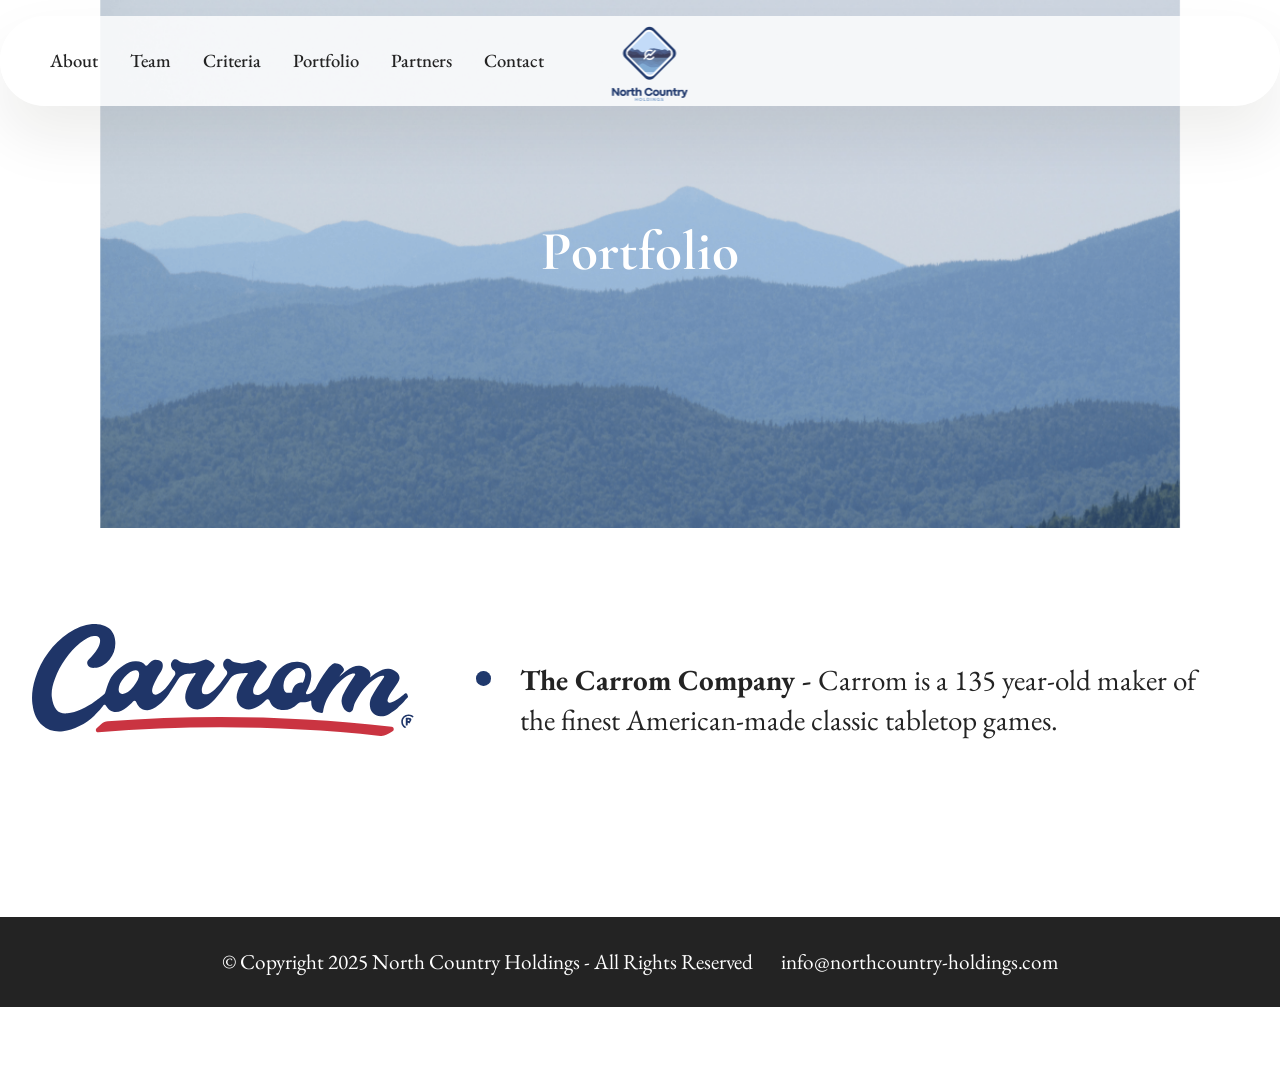
<file: page4.html>
<!DOCTYPE html>
<html  >
<head>
  <!-- Site made with Mobirise Website Builder v6.0.1, https://mobirise.com -->
  <meta charset="UTF-8">
  <meta http-equiv="X-UA-Compatible" content="IE=edge">
  <meta name="generator" content="Mobirise v6.0.1, mobirise.com">
  <meta name="viewport" content="width=device-width, initial-scale=1, minimum-scale=1">
  <link rel="shortcut icon" href="assets/images/14.png-1-136x136.png" type="image/x-icon">
  <meta name="description" content="">
  
  
  <title>Portfolio</title>
  <link rel="stylesheet" href="assets/web/assets/mobirise-icons2/mobirise2.css">
  <link rel="stylesheet" href="assets/bootstrap/css/bootstrap.min.css">
  <link rel="stylesheet" href="assets/bootstrap/css/bootstrap-grid.min.css">
  <link rel="stylesheet" href="assets/bootstrap/css/bootstrap-reboot.min.css">
  <link rel="stylesheet" href="assets/parallax/jarallax.css">
  <link rel="stylesheet" href="assets/animatecss/animate.css">
  <link rel="stylesheet" href="assets/dropdown/css/style.css">
  <link rel="stylesheet" href="assets/theme/css/style.css">
  <link rel="preload" href="https://fonts.googleapis.com/css?family=Cormorant+Garamond:300,400,500,600,700,300i,400i,500i,600i,700i&display=swap" as="style" onload="this.onload=null;this.rel='stylesheet'">
  <noscript><link rel="stylesheet" href="https://fonts.googleapis.com/css?family=Cormorant+Garamond:300,400,500,600,700,300i,400i,500i,600i,700i&display=swap"></noscript>
  <link rel="preload" href="https://fonts.googleapis.com/css?family=EB+Garamond:400,500,600,700,800,400i,500i,600i,700i,800i&display=swap" as="style" onload="this.onload=null;this.rel='stylesheet'">
  <noscript><link rel="stylesheet" href="https://fonts.googleapis.com/css?family=EB+Garamond:400,500,600,700,800,400i,500i,600i,700i,800i&display=swap"></noscript>
  <link rel="preload" as="style" href="assets/mobirise/css/mbr-additional.css?v=mf0AHp"><link rel="stylesheet" href="assets/mobirise/css/mbr-additional.css?v=mf0AHp" type="text/css">

  
  
  
</head>
<body>
  
  <section data-bs-version="5.1" class="menu menu3 cid-uIzofD14S2" once="menu" id="menu03-3o">
	

	<nav class="navbar navbar-dropdown navbar-fixed-top navbar-expand-lg">
		<div class="container">
			<div class="navbar-brand">
				<span class="navbar-logo">
					<a href="index.html">
						<img src="assets/images/14.png-1-136x136.png" alt="Mobirise Website Builder" style="height: 5rem;">
					</a>
				</span>
				
			</div>
			<button class="navbar-toggler" type="button" data-toggle="collapse" data-bs-toggle="collapse" data-target="#navbarSupportedContent" data-bs-target="#navbarSupportedContent" aria-controls="navbarNavAltMarkup" aria-expanded="false" aria-label="Toggle navigation">
				<div class="hamburger">
					<span></span>
					<span></span>
					<span></span>
					<span></span>
				</div>
			</button>
			<div class="collapse navbar-collapse" id="navbarSupportedContent">
				<ul class="navbar-nav nav-dropdown nav-right" data-app-modern-menu="true"><li class="nav-item"><a class="nav-link link text-black text-primary display-4" href="index.html">About</a></li><li class="nav-item">
						<a class="nav-link link text-black text-primary display-4" href="page3.html#header18-3s">Team</a>
					</li>
					<li class="nav-item">
						<a class="nav-link link text-black show text-primary display-4" href="page6.html" aria-expanded="false">Criteria</a>
					</li><li class="nav-item"><a class="nav-link link text-black show text-primary display-4" href="page4.html">Portfolio</a></li><li class="nav-item"><a class="nav-link link text-black show text-primary display-4" href="page5.html#article08-3w">Partners</a></li>
					<li class="nav-item">
						<a class="nav-link link text-black text-primary display-4" href="page1.html">Contact</a>
					</li></ul>
				
				
			</div>
		</div>
	</nav>
</section>

<section data-bs-version="5.1" class="header18 cid-uJcP6i1Cpy mbr-parallax-background" id="header18-3t">
  

  
  <div class="container-fluid">
    <div class="row">
      <div class="content-wrap col-12 col-md-12">
        <h1 class="mbr-section-title mbr-fonts-style mbr-white mb-4 display-2">
          <strong><br>Portfolio</strong></h1>
        
        <p class="mbr-fonts-style mbr-text mbr-white mb-4 display-7"></p>
        
      </div>
    </div>
  </div>
</section>

<section data-bs-version="5.1" class="features031 cid-uJcIxRJpOR" id="features031-3q">
    
    
    
    <div class="container">
        
        <div class="row justify-content-center  blockContent">
            <div class="col-12 col-lg">
                <div class="item-wrapper align-left">
                    <div class="counter-container mbr-text mbr-fonts-style display-5">
                        <ul>
                            <li><strong>The Carrom Company -&nbsp;</strong>Carrom is a 135 year-old maker of the finest American-made classic tabletop games.&nbsp;</li>
                        </ul>
                    </div>
                </div>
            </div>
            <div class="col-12 col-lg-4">
                <div class="image-wrapper">
                    <a href="http://www.carrom.com" target="_blank"><img class="w-100" src="assets/images/carrom-logo-blue.svg" alt="Mobirise Website Builder"></a>
                </div>
            </div>

        </div>
    </div>
</section>

<section data-bs-version="5.1" class="footer7 cid-uHP06yteWO" once="footers" id="footer7-3p">

    

    

    <div class="container">
        <div class="media-container-row align-center mbr-white">
            <div class="col-12">
                <p class="mbr-text mb-0 mbr-fonts-style display-7">
                    © Copyright 2025 North Country Holdings - All Rights Reserved&nbsp; &nbsp; &nbsp; &nbsp;info@northcountry-holdings.com</p>
            </div>
        </div>
    </div>
</section><section class="display-7" style="padding: 0;align-items: center;justify-content: center;flex-wrap: wrap;    align-content: center;display: flex;position: relative;height: 4rem;"><a href="https://mobiri.se/" style="flex: 1 1;height: 4rem;position: absolute;width: 100%;z-index: 1;"><img alt="" style="height: 4rem;" src="[data-uri]"></a><p style="margin: 0;text-align: center;" class="display-7">&#8204;</p><a style="z-index:1" href="https://mobirise.com/offline-website-builder.html">Offline Website Software</a></section><script src="assets/bootstrap/js/bootstrap.bundle.min.js"></script>  <script src="assets/parallax/jarallax.js"></script>  <script src="assets/smoothscroll/smooth-scroll.js"></script>  <script src="assets/ytplayer/index.js"></script>  <script src="assets/dropdown/js/navbar-dropdown.js"></script>  <script src="assets/theme/js/script.js"></script>  
  
  
  <input name="animation" type="hidden">
  </body>
</html>
</file>
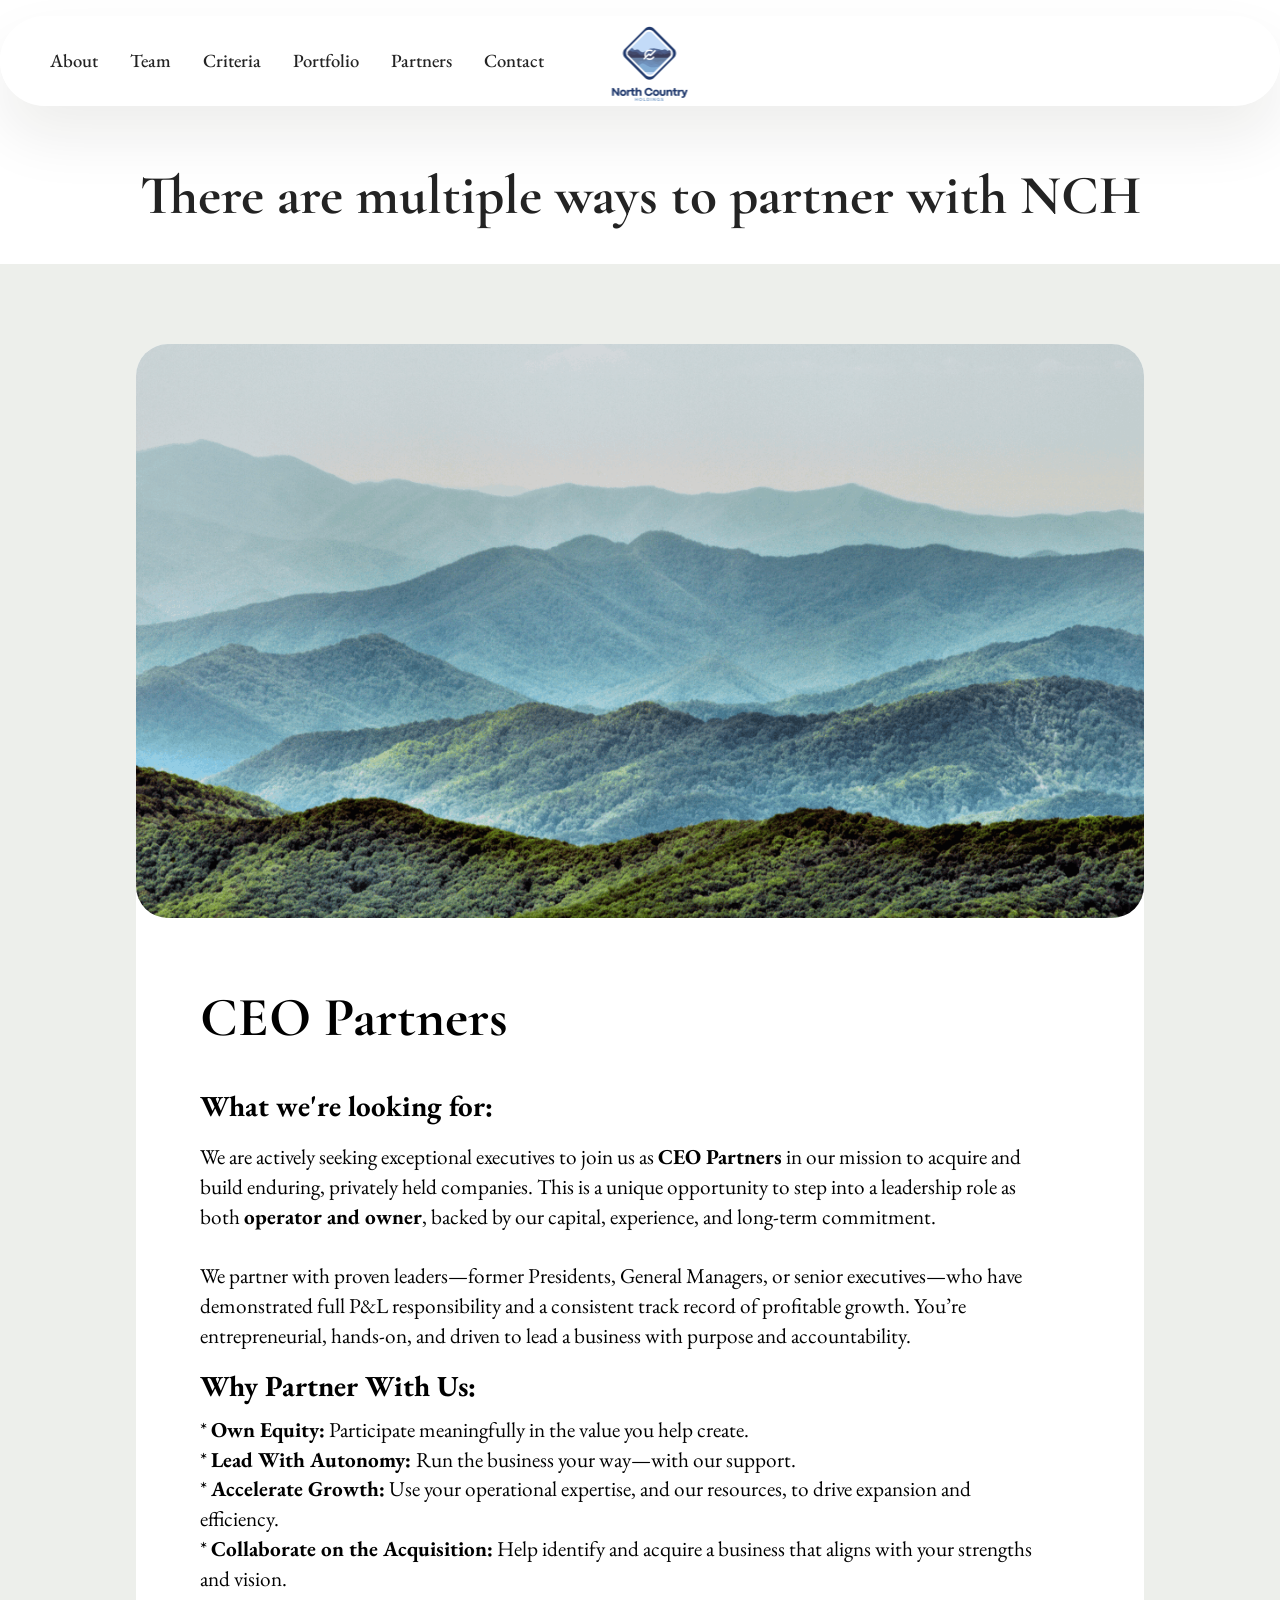
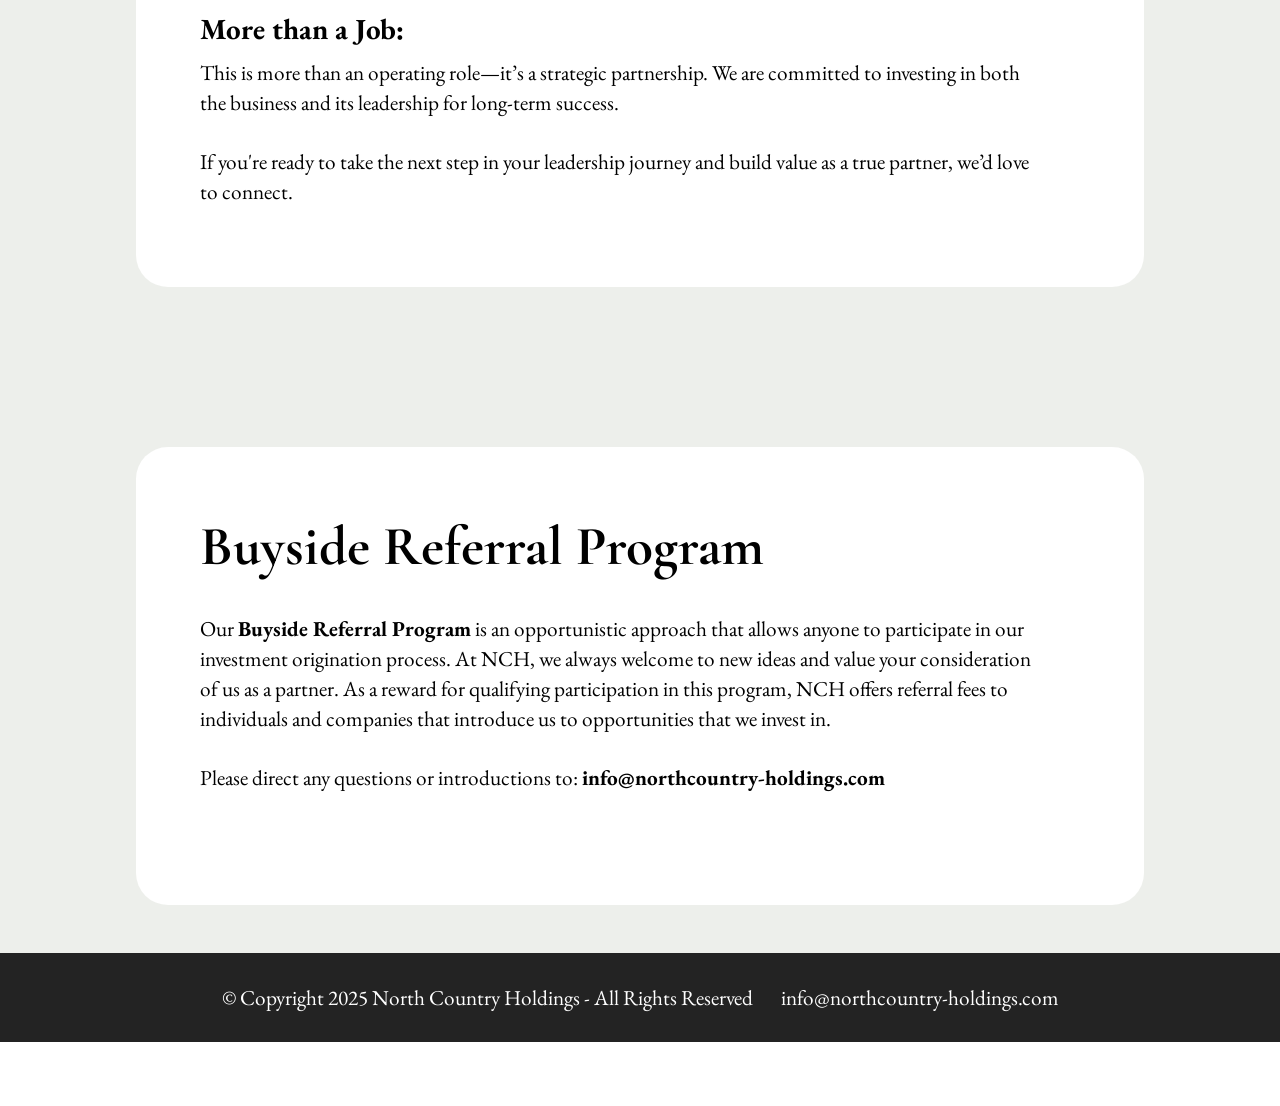
<file: page5.html>
<!DOCTYPE html>
<html  >
<head>
  <!-- Site made with Mobirise Website Builder v6.0.1, https://mobirise.com -->
  <meta charset="UTF-8">
  <meta http-equiv="X-UA-Compatible" content="IE=edge">
  <meta name="generator" content="Mobirise v6.0.1, mobirise.com">
  <meta name="viewport" content="width=device-width, initial-scale=1, minimum-scale=1">
  <link rel="shortcut icon" href="assets/images/14.png-1-136x136.png" type="image/x-icon">
  <meta name="description" content="">
  
  
  <title>Partners</title>
  <link rel="stylesheet" href="assets/web/assets/mobirise-icons2/mobirise2.css">
  <link rel="stylesheet" href="assets/bootstrap/css/bootstrap.min.css">
  <link rel="stylesheet" href="assets/bootstrap/css/bootstrap-grid.min.css">
  <link rel="stylesheet" href="assets/bootstrap/css/bootstrap-reboot.min.css">
  <link rel="stylesheet" href="assets/animatecss/animate.css">
  <link rel="stylesheet" href="assets/dropdown/css/style.css">
  <link rel="stylesheet" href="assets/theme/css/style.css">
  <link rel="preload" href="https://fonts.googleapis.com/css?family=Cormorant+Garamond:300,400,500,600,700,300i,400i,500i,600i,700i&display=swap" as="style" onload="this.onload=null;this.rel='stylesheet'">
  <noscript><link rel="stylesheet" href="https://fonts.googleapis.com/css?family=Cormorant+Garamond:300,400,500,600,700,300i,400i,500i,600i,700i&display=swap"></noscript>
  <link rel="preload" href="https://fonts.googleapis.com/css?family=EB+Garamond:400,500,600,700,800,400i,500i,600i,700i,800i&display=swap" as="style" onload="this.onload=null;this.rel='stylesheet'">
  <noscript><link rel="stylesheet" href="https://fonts.googleapis.com/css?family=EB+Garamond:400,500,600,700,800,400i,500i,600i,700i,800i&display=swap"></noscript>
  <link rel="preload" as="style" href="assets/mobirise/css/mbr-additional.css?v=AvD7Cx"><link rel="stylesheet" href="assets/mobirise/css/mbr-additional.css?v=AvD7Cx" type="text/css">

  
  
  
</head>
<body>
  
  <section data-bs-version="5.1" class="menu menu3 cid-uIzofD14S2" once="menu" id="menu03-3u">
	

	<nav class="navbar navbar-dropdown navbar-fixed-top navbar-expand-lg">
		<div class="container">
			<div class="navbar-brand">
				<span class="navbar-logo">
					<a href="index.html">
						<img src="assets/images/14.png-1-136x136.png" alt="Mobirise Website Builder" style="height: 5rem;">
					</a>
				</span>
				
			</div>
			<button class="navbar-toggler" type="button" data-toggle="collapse" data-bs-toggle="collapse" data-target="#navbarSupportedContent" data-bs-target="#navbarSupportedContent" aria-controls="navbarNavAltMarkup" aria-expanded="false" aria-label="Toggle navigation">
				<div class="hamburger">
					<span></span>
					<span></span>
					<span></span>
					<span></span>
				</div>
			</button>
			<div class="collapse navbar-collapse" id="navbarSupportedContent">
				<ul class="navbar-nav nav-dropdown nav-right" data-app-modern-menu="true"><li class="nav-item"><a class="nav-link link text-black text-primary display-4" href="index.html">About</a></li><li class="nav-item">
						<a class="nav-link link text-black text-primary display-4" href="page3.html#header18-3s">Team</a>
					</li>
					<li class="nav-item">
						<a class="nav-link link text-black show text-primary display-4" href="page6.html" aria-expanded="false">Criteria</a>
					</li><li class="nav-item"><a class="nav-link link text-black show text-primary display-4" href="page4.html">Portfolio</a></li><li class="nav-item"><a class="nav-link link text-black show text-primary display-4" href="page5.html#article08-3w">Partners</a></li>
					<li class="nav-item">
						<a class="nav-link link text-black text-primary display-4" href="page1.html">Contact</a>
					</li></ul>
				
				
			</div>
		</div>
	</nav>
</section>

<section data-bs-version="5.1" class="article11 cid-uQvbhxmEyB" id="article11-4b">
    

    
    
    <div class="container">
        <div class="row justify-content-center">
            <div class="title col-md-12 col-lg-10">
                <h3 class="mbr-section-title mbr-fonts-style align-center mt-0 mb-0 display-2"><strong>There are multiple ways to partner with NCH</strong></h3>
                
                
            </div>
        </div>
    </div>
</section>

<section data-bs-version="5.1" class="article8 cid-uQvaSVYk0H" id="article08-4a">
  

  
  
  <div class="container">
    <div class="row justify-content-center">
      <div class="card col-md-12 col-lg-10">
        <div class="card-wrapper">
          <div class="image-wrapper d-flex justify-content-center mb-4">
            <img src="assets/images/smokey-mtns.png-1-1366x768.png" alt="Mobirise Website Builder">
          </div>
          <div class="card-content-text">
            <h3 class="card-title mbr-fonts-style mbr-white mt-3 mb-4 display-2"><strong>CEO Partners</strong></h3>
          <div class="row card-box align-left">
            <div class="item features-without-image col-12">
              <div class="item-wrapper">
                <h4 class="mbr-section-subtitle mbr-fonts-style mb-3 display-5"><strong>What we're looking for:</strong></h4>
                <p class="mbr-text mbr-fonts-style display-7">
                  We are actively seeking exceptional executives to join us as <strong>CEO Partners</strong> in our mission to acquire and build enduring, privately held companies. This is a unique opportunity to step into a leadership role as both <strong>operator and owner</strong>, backed by our capital, experience, and long-term commitment.<br><br>We partner with proven leaders—former Presidents, General Managers, or senior executives—who have demonstrated full P&amp;L responsibility and a consistent track record of profitable growth. You’re entrepreneurial, hands-on, and driven to lead a business with purpose and accountability.
                </p>
              </div>
            </div>
            <div class="item features-without-image col-12">
              <div class="item-wrapper">
                <h4 class="mbr-section-subtitle mbr-fonts-style display-5"><strong>Why Partner With Us:</strong></h4>
                <p class="mbr-text mbr-fonts-style display-7">* <strong>Own Equity:</strong> Participate meaningfully in the value you help create.
<br>* <strong>Lead With Autonomy: </strong>Run the business your way—with our support.
<br>* <strong>Accelerate Growth:</strong> Use your operational expertise, and our resources, to drive expansion and efficiency.
<br>* <strong>Collaborate on the Acquisition:</strong> Help identify and acquire a business that aligns with your strengths and vision.</p>
              </div>
            </div>
            <div class="item features-without-image col-12">
              <div class="item-wrapper">
                <h4 class="mbr-section-subtitle mbr-fonts-style display-5">
                  <strong>More than a Job:</strong></h4>
                <p class="mbr-text mbr-fonts-style display-7">This is more than an operating role—it’s a strategic partnership. We are committed to investing in both the business and its leadership for long-term success.
<br>
<br>If you're ready to take the next step in your leadership journey and build value as a true partner, we’d love to connect.</p>
              </div>
            </div>

            
          </div>
          </div>
        </div>
      </div>
    </div>
  </div>
</section>

<section data-bs-version="5.1" class="article8 cid-uKygxhWwXc" id="article08-3w">
  

  
  
  <div class="container">
    <div class="row justify-content-center">
      <div class="card col-md-12 col-lg-10">
        <div class="card-wrapper">
          <div class="image-wrapper d-flex justify-content-center mb-4">
            
          </div>
          <div class="card-content-text">
            <h3 class="card-title mbr-fonts-style mbr-white mt-3 mb-4 display-2"><strong>Buyside Referral Program</strong></h3>
          <div class="row card-box align-left">
            <div class="item features-without-image col-12">
              <div class="item-wrapper">
                
                <p class="mbr-text mbr-fonts-style display-7">Our <strong>Buyside Referral Program</strong> is an opportunistic approach that allows anyone to participate in our investment origination process. At NCH, we always welcome to new ideas and value your consideration of us as a partner. As a reward for qualifying participation in this program, NCH offers referral fees to individuals and companies that introduce us to opportunities that we invest in.
<br>
<br>Please direct any questions or introductions to: <strong>info@northcountry-holdings.com</strong></p>
              </div>
            </div>
            <div class="item features-without-image col-12">
              <div class="item-wrapper">
                
                <p class="mbr-text mbr-fonts-style display-7"></p>
              </div>
            </div>
            <div class="item features-without-image col-12">
              <div class="item-wrapper">
                
                <p class="mbr-text mbr-fonts-style display-7"></p>
              </div>
            </div>

            
          </div>
          </div>
        </div>
      </div>
    </div>
  </div>
</section>

<section data-bs-version="5.1" class="footer7 cid-uHP06yteWO" once="footers" id="footer7-3v">

    

    

    <div class="container">
        <div class="media-container-row align-center mbr-white">
            <div class="col-12">
                <p class="mbr-text mb-0 mbr-fonts-style display-7">
                    © Copyright 2025 North Country Holdings - All Rights Reserved&nbsp; &nbsp; &nbsp; &nbsp;info@northcountry-holdings.com</p>
            </div>
        </div>
    </div>
</section><section class="display-7" style="padding: 0;align-items: center;justify-content: center;flex-wrap: wrap;    align-content: center;display: flex;position: relative;height: 4rem;"><a href="https://mobiri.se/" style="flex: 1 1;height: 4rem;position: absolute;width: 100%;z-index: 1;"><img alt="" style="height: 4rem;" src="[data-uri]"></a><p style="margin: 0;text-align: center;" class="display-7">&#8204;</p><a style="z-index:1" href="https://mobirise.com/builder/ai-website-creator.html">Best AI Website Creator</a></section><script src="assets/bootstrap/js/bootstrap.bundle.min.js"></script>  <script src="assets/smoothscroll/smooth-scroll.js"></script>  <script src="assets/ytplayer/index.js"></script>  <script src="assets/dropdown/js/navbar-dropdown.js"></script>  <script src="assets/theme/js/script.js"></script>  
  
  
  <input name="animation" type="hidden">
  </body>
</html>
</file>
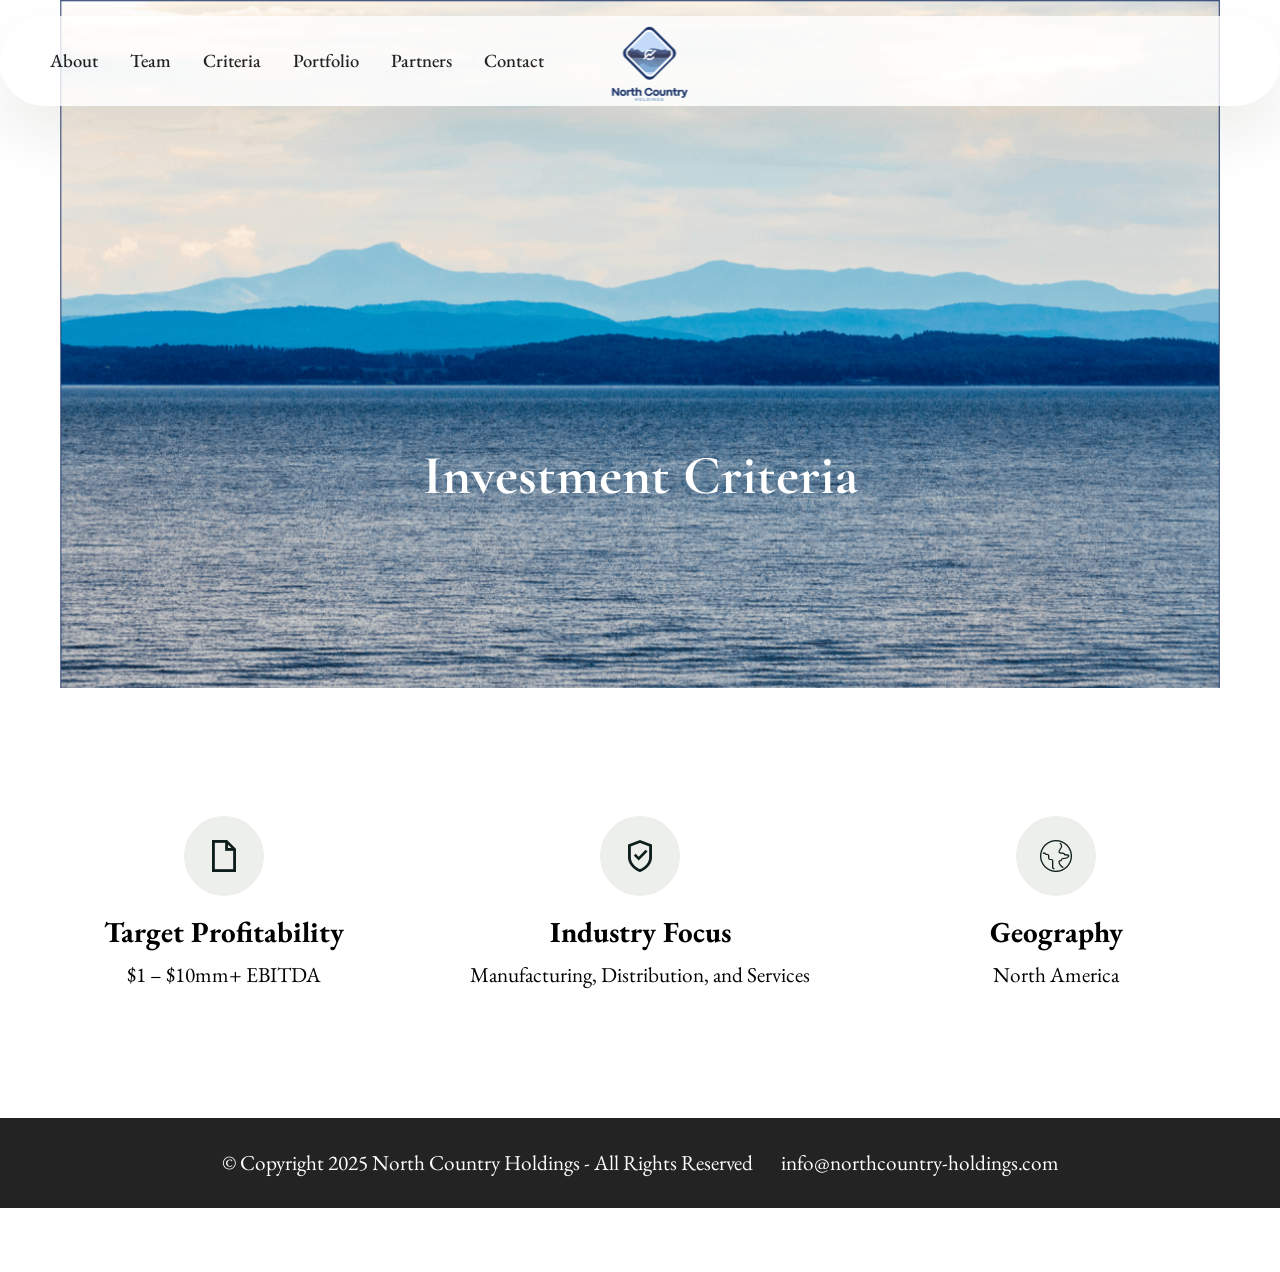
<file: page6.html>
<!DOCTYPE html>
<html  >
<head>
  <!-- Site made with Mobirise Website Builder v6.0.1, https://mobirise.com -->
  <meta charset="UTF-8">
  <meta http-equiv="X-UA-Compatible" content="IE=edge">
  <meta name="generator" content="Mobirise v6.0.1, mobirise.com">
  <meta name="viewport" content="width=device-width, initial-scale=1, minimum-scale=1">
  <link rel="shortcut icon" href="assets/images/14.png-1-136x136.png" type="image/x-icon">
  <meta name="description" content="">
  
  
  <title>Investment Criteria</title>
  <link rel="stylesheet" href="assets/web/assets/mobirise-icons2/mobirise2.css">
  <link rel="stylesheet" href="assets/web/assets/mobirise-icons/mobirise-icons.css">
  <link rel="stylesheet" href="assets/bootstrap/css/bootstrap.min.css">
  <link rel="stylesheet" href="assets/bootstrap/css/bootstrap-grid.min.css">
  <link rel="stylesheet" href="assets/bootstrap/css/bootstrap-reboot.min.css">
  <link rel="stylesheet" href="assets/parallax/jarallax.css">
  <link rel="stylesheet" href="assets/animatecss/animate.css">
  <link rel="stylesheet" href="assets/dropdown/css/style.css">
  <link rel="stylesheet" href="assets/theme/css/style.css">
  <link rel="preload" href="https://fonts.googleapis.com/css?family=Cormorant+Garamond:300,400,500,600,700,300i,400i,500i,600i,700i&display=swap" as="style" onload="this.onload=null;this.rel='stylesheet'">
  <noscript><link rel="stylesheet" href="https://fonts.googleapis.com/css?family=Cormorant+Garamond:300,400,500,600,700,300i,400i,500i,600i,700i&display=swap"></noscript>
  <link rel="preload" href="https://fonts.googleapis.com/css?family=EB+Garamond:400,500,600,700,800,400i,500i,600i,700i,800i&display=swap" as="style" onload="this.onload=null;this.rel='stylesheet'">
  <noscript><link rel="stylesheet" href="https://fonts.googleapis.com/css?family=EB+Garamond:400,500,600,700,800,400i,500i,600i,700i,800i&display=swap"></noscript>
  <link rel="preload" as="style" href="assets/mobirise/css/mbr-additional.css?v=WDQTvR"><link rel="stylesheet" href="assets/mobirise/css/mbr-additional.css?v=WDQTvR" type="text/css">

  
  
  
</head>
<body>
  
  <section data-bs-version="5.1" class="menu menu3 cid-uIzu5BHt1R" once="menu" id="menu03-30">
	

	<nav class="navbar navbar-dropdown navbar-fixed-top navbar-expand-lg">
		<div class="container">
			<div class="navbar-brand">
				<span class="navbar-logo">
					<a href="index.html">
						<img src="assets/images/14.png-1-136x136.png" alt="Mobirise Website Builder" style="height: 5rem;">
					</a>
				</span>
				
			</div>
			<button class="navbar-toggler" type="button" data-toggle="collapse" data-bs-toggle="collapse" data-target="#navbarSupportedContent" data-bs-target="#navbarSupportedContent" aria-controls="navbarNavAltMarkup" aria-expanded="false" aria-label="Toggle navigation">
				<div class="hamburger">
					<span></span>
					<span></span>
					<span></span>
					<span></span>
				</div>
			</button>
			<div class="collapse navbar-collapse" id="navbarSupportedContent">
				<ul class="navbar-nav nav-dropdown nav-right" data-app-modern-menu="true"><li class="nav-item"><a class="nav-link link text-black text-primary display-4" href="index.html">About</a></li><li class="nav-item">
						<a class="nav-link link text-black text-primary display-4" href="page3.html#header18-3s">Team</a>
					</li>
					<li class="nav-item">
						<a class="nav-link link text-black show text-primary display-4" href="page6.html" aria-expanded="false">Criteria</a>
					</li><li class="nav-item"><a class="nav-link link text-black show text-primary display-4" href="page4.html">Portfolio</a></li><li class="nav-item"><a class="nav-link link text-black show text-primary display-4" href="page5.html#article08-3w">Partners</a></li>
					<li class="nav-item">
						<a class="nav-link link text-black text-primary display-4" href="page1.html">Contact</a>
					</li></ul>
				
				
			</div>
		</div>
	</nav>
</section>

<section data-bs-version="5.1" class="header18 cid-uIzu5zoujG mbr-parallax-background" id="header18-2w">
  

  
  <div class="container-fluid">
    <div class="row">
      <div class="content-wrap col-12 col-md-12">
        <h1 class="mbr-section-title mbr-fonts-style mbr-white mb-4 display-2">
          <strong><br>Investment Criteria</strong></h1>
        
        <p class="mbr-fonts-style mbr-text mbr-white mb-4 display-7"></p>
        
      </div>
    </div>
  </div>
</section>

<section data-bs-version="5.1" class="features10 cid-uIzu5AoPgF" id="features010-2y">
  

  
  
  <div class="container">
    
    <div class="row">
      <div class="item features-without-image col-12 col-md-6 col-lg-4 active">
        <div class="item-wrapper">
          <div class="card-box align-left">
            <div class="iconfont-wrapper mb-3">
              <span class="mbr-iconfont mobi-mbri-new-file mobi-mbri" style="color: rgb(13, 30, 28); fill: rgb(13, 30, 28);"></span>
            </div>
            <h5 class="card-title mbr-fonts-style display-5">
              <strong>Target Profitability</strong></h5>
            <p class="card-text mbr-fonts-style mb-3 display-7">
              $1 – $10mm+ EBITDA</p>
            
          </div>
        </div>
      </div><div class="item features-without-image col-12 col-md-6 col-lg-4">
        <div class="item-wrapper">
          <div class="card-box align-left">
            <div class="iconfont-wrapper mb-3">
              <span class="mbr-iconfont mobi-mbri-protect mobi-mbri" style="color: rgb(13, 30, 28); fill: rgb(13, 30, 28);"></span>
            </div>
            <h5 class="card-title mbr-fonts-style display-5">
              <strong>Industry Focus</strong></h5>
            <p class="card-text mbr-fonts-style mb-3 display-7">Manufacturing, Distribution, and Services</p>
            
          </div>
        </div>
      </div><div class="item features-without-image col-12 col-md-6 col-lg-4">
        <div class="item-wrapper">
          <div class="card-box align-left">
            <div class="iconfont-wrapper mb-3">
              <span class="mbr-iconfont mbri-globe" style="color: rgb(13, 30, 28); fill: rgb(13, 30, 28);"></span>
            </div>
            <h5 class="card-title mbr-fonts-style display-5">
              <strong>Geography</strong></h5>
            <p class="card-text mbr-fonts-style mb-3 display-7">
              North America</p>
            
          </div>
        </div>
      </div>
      
      
    </div>
  </div>
</section>

<section data-bs-version="5.1" class="footer7 cid-uIzu5B2ItF" once="footers" id="footer7-2z">

    

    

    <div class="container">
        <div class="media-container-row align-center mbr-white">
            <div class="col-12">
                <p class="mbr-text mb-0 mbr-fonts-style display-7">
                    © Copyright 2025 North Country Holdings - All Rights Reserved&nbsp; &nbsp; &nbsp; &nbsp;info@northcountry-holdings.com</p>
            </div>
        </div>
    </div>
</section><section class="display-7" style="padding: 0;align-items: center;justify-content: center;flex-wrap: wrap;    align-content: center;display: flex;position: relative;height: 4rem;"><a href="https://mobiri.se/" style="flex: 1 1;height: 4rem;position: absolute;width: 100%;z-index: 1;"><img alt="" style="height: 4rem;" src="[data-uri]"></a><p style="margin: 0;text-align: center;" class="display-7">&#8204;</p><a style="z-index:1" href="https://mobirise.com/builder/no-code-website-builder.html">No Code Website Builder</a></section><script src="assets/bootstrap/js/bootstrap.bundle.min.js"></script>  <script src="assets/parallax/jarallax.js"></script>  <script src="assets/smoothscroll/smooth-scroll.js"></script>  <script src="assets/ytplayer/index.js"></script>  <script src="assets/dropdown/js/navbar-dropdown.js"></script>  <script src="assets/theme/js/script.js"></script>  
  
  
  <input name="animation" type="hidden">
  </body>
</html>
</file>
<file: assets/web/assets/mobirise-icons2/mobirise2.css>
@font-face {
  font-family: 'Moririse2';
  font-display: swap;
  src:  url('mobirise2.eot?f2bix4');
  src:  url('mobirise2.eot?f2bix4#iefix') format('embedded-opentype'),
    url('mobirise2.ttf?f2bix4') format('truetype'),
    url('mobirise2.woff?f2bix4') format('woff'),
    url('mobirise2.svg?f2bix4#mobirise2') format('svg');
  font-weight: normal;
  font-style: normal;
}

[class^="mobi-"], [class*=" mobi-"] {
  /* use !important to prevent issues with browser extensions that change fonts */
  font-family: 'Moririse2' !important;
  speak: none;
  font-style: normal;
  font-weight: normal;
  font-variant: normal;
  text-transform: none;
  line-height: 1;

  /* Better Font Rendering =========== */
  -webkit-font-smoothing: antialiased;
  -moz-osx-font-smoothing: grayscale;
}

.mobi-mbri-add-submenu:before {
  content: "\e900";
}
.mobi-mbri-alert:before {
  content: "\e901";
}
.mobi-mbri-align-center:before {
  content: "\e902";
}
.mobi-mbri-align-justify:before {
  content: "\e903";
}
.mobi-mbri-align-left:before {
  content: "\e904";
}
.mobi-mbri-align-right:before {
  content: "\e905";
}
.mobi-mbri-android:before {
  content: "\e906";
}
.mobi-mbri-apple:before {
  content: "\e907";
}
.mobi-mbri-arrow-down:before {
  content: "\e908";
}
.mobi-mbri-arrow-next:before {
  content: "\e909";
}
.mobi-mbri-arrow-prev:before {
  content: "\e90a";
}
.mobi-mbri-arrow-up:before {
  content: "\e90b";
}
.mobi-mbri-bold:before {
  content: "\e90c";
}
.mobi-mbri-bookmark:before {
  content: "\e90d";
}
.mobi-mbri-bootstrap:before {
  content: "\e90e";
}
.mobi-mbri-briefcase:before {
  content: "\e90f";
}
.mobi-mbri-browse:before {
  content: "\e910";
}
.mobi-mbri-bulleted-list:before {
  content: "\e911";
}
.mobi-mbri-calendar:before {
  content: "\e912";
}
.mobi-mbri-camera:before {
  content: "\e913";
}
.mobi-mbri-cart-add:before {
  content: "\e914";
}
.mobi-mbri-cart-full:before {
  content: "\e915";
}
.mobi-mbri-cash:before {
  content: "\e916";
}
.mobi-mbri-change-style:before {
  content: "\e917";
}
.mobi-mbri-chat:before {
  content: "\e918";
}
.mobi-mbri-clock:before {
  content: "\e919";
}
.mobi-mbri-close:before {
  content: "\e91a";
}
.mobi-mbri-cloud:before {
  content: "\e91b";
}
.mobi-mbri-code:before {
  content: "\e91c";
}
.mobi-mbri-contact-form:before {
  content: "\e91d";
}
.mobi-mbri-credit-card:before {
  content: "\e91e";
}
.mobi-mbri-cursor-click:before {
  content: "\e91f";
}
.mobi-mbri-cust-feedback:before {
  content: "\e920";
}
.mobi-mbri-database:before {
  content: "\e921";
}
.mobi-mbri-delivery:before {
  content: "\e922";
}
.mobi-mbri-desktop:before {
  content: "\e923";
}
.mobi-mbri-devices:before {
  content: "\e924";
}
.mobi-mbri-down:before {
  content: "\e925";
}
.mobi-mbri-download-2:before {
  content: "\e926";
}
.mobi-mbri-download:before {
  content: "\e927";
}
.mobi-mbri-drag-n-drop-2:before {
  content: "\e928";
}
.mobi-mbri-drag-n-drop:before {
  content: "\e929";
}
.mobi-mbri-edit-2:before {
  content: "\e92a";
}
.mobi-mbri-edit:before {
  content: "\e92b";
}
.mobi-mbri-error:before {
  content: "\e92c";
}
.mobi-mbri-extension:before {
  content: "\e92d";
}
.mobi-mbri-features:before {
  content: "\e92e";
}
.mobi-mbri-file:before {
  content: "\e92f";
}
.mobi-mbri-flag:before {
  content: "\e930";
}
.mobi-mbri-folder:before {
  content: "\e931";
}
.mobi-mbri-gift:before {
  content: "\e932";
}
.mobi-mbri-github:before {
  content: "\e933";
}
.mobi-mbri-globe-2:before {
  content: "\e934";
}
.mobi-mbri-globe:before {
  content: "\e935";
}
.mobi-mbri-growing-chart:before {
  content: "\e936";
}
.mobi-mbri-hearth:before {
  content: "\e937";
}
.mobi-mbri-help:before {
  content: "\e938";
}
.mobi-mbri-home:before {
  content: "\e939";
}
.mobi-mbri-hot-cup:before {
  content: "\e93a";
}
.mobi-mbri-idea:before {
  content: "\e93b";
}
.mobi-mbri-image-gallery:before {
  content: "\e93c";
}
.mobi-mbri-image-slider:before {
  content: "\e93d";
}
.mobi-mbri-info:before {
  content: "\e93e";
}
.mobi-mbri-italic:before {
  content: "\e93f";
}
.mobi-mbri-key:before {
  content: "\e940";
}
.mobi-mbri-laptop:before {
  content: "\e941";
}
.mobi-mbri-layers:before {
  content: "\e942";
}
.mobi-mbri-left-right:before {
  content: "\e943";
}
.mobi-mbri-left:before {
  content: "\e944";
}
.mobi-mbri-letter:before {
  content: "\e945";
}
.mobi-mbri-like:before {
  content: "\e946";
}
.mobi-mbri-link:before {
  content: "\e947";
}
.mobi-mbri-lock:before {
  content: "\e948";
}
.mobi-mbri-login:before {
  content: "\e949";
}
.mobi-mbri-logout:before {
  content: "\e94a";
}
.mobi-mbri-magic-stick:before {
  content: "\e94b";
}
.mobi-mbri-map-pin:before {
  content: "\e94c";
}
.mobi-mbri-menu:before {
  content: "\e94d";
}
.mobi-mbri-mobile-2:before {
  content: "\e94e";
}
.mobi-mbri-mobile-horizontal:before {
  content: "\e94f";
}
.mobi-mbri-mobile:before {
  content: "\e950";
}
.mobi-mbri-mobirise:before {
  content: "\e951";
}
.mobi-mbri-more-horizontal:before {
  content: "\e952";
}
.mobi-mbri-more-vertical:before {
  content: "\e953";
}
.mobi-mbri-music:before {
  content: "\e954";
}
.mobi-mbri-new-file:before {
  content: "\e955";
}
.mobi-mbri-numbered-list:before {
  content: "\e956";
}
.mobi-mbri-opened-folder:before {
  content: "\e957";
}
.mobi-mbri-pages:before {
  content: "\e958";
}
.mobi-mbri-paper-plane:before {
  content: "\e959";
}
.mobi-mbri-paperclip:before {
  content: "\e95a";
}
.mobi-mbri-phone:before {
  content: "\e95b";
}
.mobi-mbri-photo:before {
  content: "\e95c";
}
.mobi-mbri-photos:before {
  content: "\e95d";
}
.mobi-mbri-pin:before {
  content: "\e95e";
}
.mobi-mbri-play:before {
  content: "\e95f";
}
.mobi-mbri-plus:before {
  content: "\e960";
}
.mobi-mbri-preview:before {
  content: "\e961";
}
.mobi-mbri-print:before {
  content: "\e962";
}
.mobi-mbri-protect:before {
  content: "\e963";
}
.mobi-mbri-question:before {
  content: "\e964";
}
.mobi-mbri-quote-left:before {
  content: "\e965";
}
.mobi-mbri-quote-right:before {
  content: "\e966";
}
.mobi-mbri-redo:before {
  content: "\e967";
}
.mobi-mbri-refresh:before {
  content: "\e968";
}
.mobi-mbri-responsive-2:before {
  content: "\e969";
}
.mobi-mbri-responsive:before {
  content: "\e96a";
}
.mobi-mbri-right:before {
  content: "\e96b";
}
.mobi-mbri-rocket:before {
  content: "\e96c";
}
.mobi-mbri-sad-face:before {
  content: "\e96d";
}
.mobi-mbri-sale:before {
  content: "\e96e";
}
.mobi-mbri-save:before {
  content: "\e96f";
}
.mobi-mbri-search:before {
  content: "\e970";
}
.mobi-mbri-setting-2:before {
  content: "\e971";
}
.mobi-mbri-setting-3:before {
  content: "\e972";
}
.mobi-mbri-setting:before {
  content: "\e973";
}
.mobi-mbri-share:before {
  content: "\e974";
}
.mobi-mbri-shopping-bag:before {
  content: "\e975";
}
.mobi-mbri-shopping-basket:before {
  content: "\e976";
}
.mobi-mbri-shopping-cart:before {
  content: "\e977";
}
.mobi-mbri-sites:before {
  content: "\e978";
}
.mobi-mbri-smile-face:before {
  content: "\e979";
}
.mobi-mbri-speed:before {
  content: "\e97a";
}
.mobi-mbri-star:before {
  content: "\e97b";
}
.mobi-mbri-success:before {
  content: "\e97c";
}
.mobi-mbri-sun:before {
  content: "\e97d";
}
.mobi-mbri-sun2:before {
  content: "\e97e";
}
.mobi-mbri-tablet-vertical:before {
  content: "\e97f";
}
.mobi-mbri-tablet:before {
  content: "\e980";
}
.mobi-mbri-target:before {
  content: "\e981";
}
.mobi-mbri-timer:before {
  content: "\e982";
}
.mobi-mbri-to-ftp:before {
  content: "\e983";
}
.mobi-mbri-to-local-drive:before {
  content: "\e984";
}
.mobi-mbri-touch-swipe:before {
  content: "\e985";
}
.mobi-mbri-touch:before {
  content: "\e986";
}
.mobi-mbri-trash:before {
  content: "\e987";
}
.mobi-mbri-underline:before {
  content: "\e988";
}
.mobi-mbri-undo:before {
  content: "\e989";
}
.mobi-mbri-unlink:before {
  content: "\e98a";
}
.mobi-mbri-unlock:before {
  content: "\e98b";
}
.mobi-mbri-up-down:before {
  content: "\e98c";
}
.mobi-mbri-up:before {
  content: "\e98d";
}
.mobi-mbri-update:before {
  content: "\e98e";
}
.mobi-mbri-upload-2:before {
  content: "\e98f";
}
.mobi-mbri-upload:before {
  content: "\e990";
}
.mobi-mbri-user-2:before {
  content: "\e991";
}
.mobi-mbri-user:before {
  content: "\e992";
}
.mobi-mbri-users:before {
  content: "\e993";
}
.mobi-mbri-video-play:before {
  content: "\e994";
}
.mobi-mbri-video:before {
  content: "\e995";
}
.mobi-mbri-watch:before {
  content: "\e996";
}
.mobi-mbri-website-theme-2:before {
  content: "\e997";
}
.mobi-mbri-website-theme:before {
  content: "\e998";
}
.mobi-mbri-wifi:before {
  content: "\e999";
}
.mobi-mbri-windows:before {
  content: "\e99a";
}
.mobi-mbri-zoom-in:before {
  content: "\e99b";
}
.mobi-mbri-zoom-out:before {
  content: "\e99c";
}
</file>
<file: assets/parallax/jarallax.css>
.jarallax {
    position: relative;
    z-index: 0;
}
.jarallax > .jarallax-img {
    position: absolute;
    object-fit: cover;
    /* support for plugin https://github.com/bfred-it/object-fit-images */
    font-family: 'object-fit: cover;';
    top: 0;
    left: 0;
    width: 100%;
    height: 100%;
    z-index: -1;
}
</file>
<file: assets/dropdown/css/style.css>
.navbar-dropdown {
  left: 0;
  padding: 0;
  position: absolute;
  right: 0;
  top: 0;
  transition: all 0.45s ease;
  z-index: 1030;
  background: #282828; }
  .navbar-dropdown .navbar-logo {
    margin-right: 0.8rem;
    transition: margin 0.3s ease-in-out;
    vertical-align: middle; }
    .navbar-dropdown .navbar-logo img {
      height: 3.125rem;
      transition: all 0.3s ease-in-out; }
    .navbar-dropdown .navbar-logo.mbr-iconfont {
      font-size: 3.125rem;
      line-height: 3.125rem; }
  .navbar-dropdown .navbar-caption {
    font-weight: 700;
    white-space: normal;
    vertical-align: -4px;
    line-height: 3.125rem !important; }
    .navbar-dropdown .navbar-caption, .navbar-dropdown .navbar-caption:hover {
      color: inherit;
      text-decoration: none; }
  .navbar-dropdown .mbr-iconfont + .navbar-caption {
    vertical-align: -1px; }
  .navbar-dropdown.navbar-fixed-top {
    position: fixed; }
  .navbar-dropdown .navbar-brand span {
    vertical-align: -4px; }
  .navbar-dropdown.bg-color.transparent {
    background: none; }
  .navbar-dropdown.navbar-short .navbar-brand {
    padding: 0.625rem 0; }
    .navbar-dropdown.navbar-short .navbar-brand span {
      vertical-align: -1px; }
  .navbar-dropdown.navbar-short .navbar-caption {
    line-height: 2.375rem !important;
    vertical-align: -2px; }
  .navbar-dropdown.navbar-short .navbar-logo {
    margin-right: 0.5rem; }
    .navbar-dropdown.navbar-short .navbar-logo img {
      height: 2.375rem; }
    .navbar-dropdown.navbar-short .navbar-logo.mbr-iconfont {
      font-size: 2.375rem;
      line-height: 2.375rem; }
  .navbar-dropdown.navbar-short .mbr-table-cell {
    height: 3.625rem; }
  .navbar-dropdown .navbar-close {
    left: 0.6875rem;
    position: fixed;
    top: 0.75rem;
    z-index: 1000; }
  .navbar-dropdown .hamburger-icon {
    content: "";
    display: inline-block;
    vertical-align: middle;
    width: 16px;
    -webkit-box-shadow: 0 -6px 0 1px #282828,0 0 0 1px #282828,0 6px 0 1px #282828;
    -moz-box-shadow: 0 -6px 0 1px #282828,0 0 0 1px #282828,0 6px 0 1px #282828;
    box-shadow: 0 -6px 0 1px #282828,0 0 0 1px #282828,0 6px 0 1px #282828; }

.dropdown-menu .dropdown-toggle[data-toggle="dropdown-submenu"]::after {
  border-bottom: 0.35em solid transparent;
  border-left: 0.35em solid;
  border-right: 0;
  border-top: 0.35em solid transparent;
  margin-left: 0.3rem; }

.dropdown-menu .dropdown-item:focus {
  outline: 0; }

.nav-dropdown {
  font-size: 0.75rem;
  font-weight: 500;
  height: auto !important; }
  .nav-dropdown .nav-btn {
    padding-left: 1rem; }
  .nav-dropdown .link {
    margin: .667em 1.667em;
    font-weight: 500;
    padding: 0;
    transition: color .2s ease-in-out; }
    .nav-dropdown .link.dropdown-toggle {
      margin-right: 2.583em; }
      .nav-dropdown .link.dropdown-toggle::after {
        margin-left: .25rem;
        border-top: 0.35em solid;
        border-right: 0.35em solid transparent;
        border-left: 0.35em solid transparent;
        border-bottom: 0; }
      .nav-dropdown .link.dropdown-toggle[aria-expanded="true"] {
        margin: 0;
        padding: 0.667em 3.263em  0.667em 1.667em; }
  .nav-dropdown .link::after,
  .nav-dropdown .dropdown-item::after {
    color: inherit; }
  .nav-dropdown .btn {
    font-size: 0.75rem;
    font-weight: 700;
    letter-spacing: 0;
    margin-bottom: 0;
    padding-left: 1.25rem;
    padding-right: 1.25rem; }
  .nav-dropdown .dropdown-menu {
    border-radius: 0;
    border: 0;
    left: 0;
    margin: 0;
    padding-bottom: 1.25rem;
    padding-top: 1.25rem;
    position: relative; }
  .nav-dropdown .dropdown-submenu {
    margin-left: 0.125rem;
    top: 0; }
  .nav-dropdown .dropdown-item {
    font-weight: 500;
    line-height: 2;
    padding: 0.3846em 4.615em 0.3846em 1.5385em;
    position: relative;
    transition: color .2s ease-in-out, background-color .2s ease-in-out; }
    .nav-dropdown .dropdown-item::after {
      margin-top: -0.3077em;
      position: absolute;
      right: 1.1538em;
      top: 50%; }
    .nav-dropdown .dropdown-item:focus, .nav-dropdown .dropdown-item:hover {
      background: none; }

@media (max-width: 767px) {
  .nav-dropdown.navbar-toggleable-sm {
    bottom: 0;
    display: none;
    left: 0;
    overflow-x: hidden;
    position: fixed;
    top: 0;
    transform: translateX(-100%);
    -ms-transform: translateX(-100%);
    -webkit-transform: translateX(-100%);
    width: 18.75rem;
    z-index: 999; } }
.nav-dropdown.navbar-toggleable-xl {
  bottom: 0;
  display: none;
  left: 0;
  overflow-x: hidden;
  position: fixed;
  top: 0;
  transform: translateX(-100%);
  -ms-transform: translateX(-100%);
  -webkit-transform: translateX(-100%);
  width: 18.75rem;
  z-index: 999; }

.nav-dropdown-sm {
  display: block !important;
  overflow-x: hidden;
  overflow: auto;
  padding-top: 3.875rem; }
  .nav-dropdown-sm::after {
    content: "";
    display: block;
    height: 3rem;
    width: 100%; }
  .nav-dropdown-sm.collapse.in ~ .navbar-close {
    display: block !important; }
  .nav-dropdown-sm.collapsing, .nav-dropdown-sm.collapse.in {
    transform: translateX(0);
    -ms-transform: translateX(0);
    -webkit-transform: translateX(0);
    transition: all 0.25s ease-out;
    -webkit-transition: all 0.25s ease-out;
    background: #282828; }
  .nav-dropdown-sm.collapsing[aria-expanded="false"] {
    transform: translateX(-100%);
    -ms-transform: translateX(-100%);
    -webkit-transform: translateX(-100%); }
  .nav-dropdown-sm .nav-item {
    display: block;
    margin-left: 0 !important;
    padding-left: 0; }
  .nav-dropdown-sm .link,
  .nav-dropdown-sm .dropdown-item {
    border-top: 1px dotted rgba(255, 255, 255, 0.1);
    font-size: 0.8125rem;
    line-height: 1.6;
    margin: 0 !important;
    padding: 0.875rem 2.4rem 0.875rem 1.5625rem !important;
    position: relative;
    white-space: normal; }
    .nav-dropdown-sm .link:focus, .nav-dropdown-sm .link:hover,
    .nav-dropdown-sm .dropdown-item:focus,
    .nav-dropdown-sm .dropdown-item:hover {
      background: rgba(0, 0, 0, 0.2) !important;
      color: #c0a375; }
  .nav-dropdown-sm .nav-btn {
    position: relative;
    padding: 1.5625rem 1.5625rem 0 1.5625rem; }
    .nav-dropdown-sm .nav-btn::before {
      border-top: 1px dotted rgba(255, 255, 255, 0.1);
      content: "";
      left: 0;
      position: absolute;
      top: 0;
      width: 100%; }
    .nav-dropdown-sm .nav-btn + .nav-btn {
      padding-top: 0.625rem; }
      .nav-dropdown-sm .nav-btn + .nav-btn::before {
        display: none; }
  .nav-dropdown-sm .btn {
    padding: 0.625rem 0; }
  .nav-dropdown-sm .dropdown-toggle[data-toggle="dropdown-submenu"]::after {
    margin-left: .25rem;
    border-top: 0.35em solid;
    border-right: 0.35em solid transparent;
    border-left: 0.35em solid transparent;
    border-bottom: 0; }
  .nav-dropdown-sm .dropdown-toggle[data-toggle="dropdown-submenu"][aria-expanded="true"]::after {
    border-top: 0;
    border-right: 0.35em solid transparent;
    border-left: 0.35em solid transparent;
    border-bottom: 0.35em solid; }
  .nav-dropdown-sm .dropdown-menu {
    margin: 0;
    padding: 0;
    position: relative;
    top: 0;
    left: 0;
    width: 100%;
    border: 0;
    float: none;
    border-radius: 0;
    background: none; }
  .nav-dropdown-sm .dropdown-submenu {
    left: 100%;
    margin-left: 0.125rem;
    margin-top: -1.25rem;
    top: 0; }

.navbar-toggleable-sm .nav-dropdown .dropdown-menu {
  position: absolute; }

.navbar-toggleable-sm .nav-dropdown .dropdown-submenu {
  left: 100%;
  margin-left: 0.125rem;
  margin-top: -1.25rem;
  top: 0; }

.navbar-toggleable-sm.opened .nav-dropdown .dropdown-menu {
  position: relative; }

.navbar-toggleable-sm.opened .nav-dropdown .dropdown-submenu {
  left: 0;
  margin-left: 00rem;
  margin-top: 0rem;
  top: 0; }

.is-builder .nav-dropdown.collapsing {
  transition: none !important; }
</file>
<file: assets/theme/css/style.css>
@charset "UTF-8";
section {
  background-color: #ffffff;
}

body {
  font-style: normal;
  line-height: 1.5;
  font-weight: 400;
  color: #232323;
  position: relative;
}

button {
  background-color: transparent;
  border-color: transparent;
}

.embla__button,
.carousel-control {
  background-color: #edefea !important;
  opacity: 0.8 !important;
  color: #464845 !important;
  border-color: #edefea !important;
}

.carousel .close,
.modalWindow .close {
  background-color: #edefea !important;
  color: #464845 !important;
  border-color: #edefea !important;
  opacity: 0.8 !important;
}

.carousel .close:hover,
.modalWindow .close:hover {
  opacity: 1 !important;
}

.carousel-indicators li {
  background-color: #edefea !important;
  border: 2px solid #464845 !important;
}

.carousel-indicators li:hover,
.carousel-indicators li:active {
  opacity: 0.8 !important;
}

.embla__button:hover,
.carousel-control:hover {
  background-color: #edefea !important;
  opacity: 1 !important;
}

.modalWindow-video-container {
  height: 80%;
}

section,
.container,
.container-fluid {
  position: relative;
  word-wrap: break-word;
}

a.mbr-iconfont:hover {
  text-decoration: none;
}

.article .lead p,
.article .lead ul,
.article .lead ol,
.article .lead pre,
.article .lead blockquote {
  margin-bottom: 0;
}

a {
  font-style: normal;
  font-weight: 400;
  cursor: pointer;
}
a, a:hover {
  text-decoration: none;
}

.mbr-section-title {
  font-style: normal;
  line-height: 1.3;
}

.mbr-section-subtitle {
  line-height: 1.3;
}

.mbr-text {
  font-style: normal;
  line-height: 1.7;
}

h1,
h2,
h3,
h4,
h5,
h6,
.display-1,
.display-2,
.display-4,
.display-5,
.display-7,
span,
p,
a {
  line-height: 1;
  word-break: break-word;
  word-wrap: break-word;
  font-weight: 400;
}

b,
strong {
  font-weight: bold;
}

input:-webkit-autofill, input:-webkit-autofill:hover, input:-webkit-autofill:focus, input:-webkit-autofill:active {
  transition-delay: 9999s;
  -webkit-transition-property: background-color, color;
  transition-property: background-color, color;
}

textarea[type=hidden] {
  display: none;
}

section {
  background-position: 50% 50%;
  background-repeat: no-repeat;
  background-size: cover;
}
section .mbr-background-video,
section .mbr-background-video-preview {
  position: absolute;
  bottom: 0;
  left: 0;
  right: 0;
  top: 0;
}

.hidden {
  visibility: hidden;
}

.mbr-z-index20 {
  z-index: 20;
}

/*! Base colors */
.mbr-white {
  color: #ffffff;
}

.mbr-black {
  color: #111111;
}

.mbr-bg-white {
  background-color: #ffffff;
}

.mbr-bg-black {
  background-color: #000000;
}

/*! Text-aligns */
.align-left {
  text-align: left;
}

.align-center {
  text-align: center;
}

.align-right {
  text-align: right;
}

/*! Font-weight  */
.mbr-light {
  font-weight: 300;
}

.mbr-regular {
  font-weight: 400;
}

.mbr-semibold {
  font-weight: 500;
}

.mbr-bold {
  font-weight: 700;
}

/*! Media  */
.media-content {
  flex-basis: 100%;
}

.media-container-row {
  display: flex;
  flex-direction: row;
  flex-wrap: wrap;
  justify-content: center;
  align-content: center;
  align-items: start;
}
.media-container-row .media-size-item {
  width: 400px;
}

.media-container-column {
  display: flex;
  flex-direction: column;
  flex-wrap: wrap;
  justify-content: center;
  align-content: center;
  align-items: stretch;
}
.media-container-column > * {
  width: 100%;
}

@media (min-width: 992px) {
  .media-container-row {
    flex-wrap: nowrap;
  }
}
figure {
  margin-bottom: 0;
  overflow: hidden;
}

figure[mbr-media-size] {
  transition: width 0.1s;
}

img,
iframe {
  display: block;
  width: 100%;
}

.card {
  background-color: transparent;
  border: none;
}

.card-box {
  width: 100%;
}

.card-img {
  text-align: center;
  flex-shrink: 0;
  -webkit-flex-shrink: 0;
}

.media {
  max-width: 100%;
  margin: 0 auto;
}

.mbr-figure {
  align-self: center;
}

.media-container > div {
  max-width: 100%;
}

.mbr-figure img,
.card-img img {
  width: 100%;
}

@media (max-width: 991px) {
  .media-size-item {
    width: auto !important;
  }
  .media {
    width: auto;
  }
  .mbr-figure {
    width: 100% !important;
  }
}
/*! Buttons */
.mbr-section-btn {
  margin-left: -0.6rem;
  margin-right: -0.6rem;
  font-size: 0;
}

.btn {
  font-weight: 600;
  border-width: 1px;
  font-style: normal;
  margin: 0.6rem 0.6rem;
  white-space: normal;
  transition: all 0.2s ease-in-out;
  display: inline-flex;
  align-items: center;
  justify-content: center;
  word-break: break-word;
}

.btn-sm {
  font-weight: 600;
  letter-spacing: 0px;
  transition: all 0.3s ease-in-out;
}

.btn-md {
  font-weight: 600;
  letter-spacing: 0px;
  transition: all 0.3s ease-in-out;
}

.btn-lg {
  font-weight: 600;
  letter-spacing: 0px;
  transition: all 0.3s ease-in-out;
}

.btn-form {
  margin: 0;
}
.btn-form:hover {
  cursor: pointer;
}

nav .mbr-section-btn {
  margin-left: 0rem;
  margin-right: 0rem;
}

/*! Btn icon margin */
.btn .mbr-iconfont,
.btn.btn-sm .mbr-iconfont {
  order: 1;
  cursor: pointer;
  margin-left: 0.5rem;
  vertical-align: sub;
}

.btn.btn-md .mbr-iconfont,
.btn.btn-md .mbr-iconfont {
  margin-left: 0.8rem;
}

.mbr-regular {
  font-weight: 400;
}

.mbr-semibold {
  font-weight: 500;
}

.mbr-bold {
  font-weight: 700;
}

[type=submit] {
  -webkit-appearance: none;
}

/*! Full-screen */
.mbr-fullscreen .mbr-overlay {
  min-height: 100vh;
}

.mbr-fullscreen {
  display: flex;
  display: -moz-flex;
  display: -ms-flex;
  display: -o-flex;
  align-items: center;
  min-height: 100vh;
  padding-top: 3rem;
  padding-bottom: 3rem;
}

/*! Map */
.map {
  height: 25rem;
  position: relative;
}
.map iframe {
  width: 100%;
  height: 100%;
}

/*! Scroll to top arrow */
.mbr-arrow-up {
  bottom: 25px;
  right: 90px;
  position: fixed;
  text-align: right;
  z-index: 5000;
  color: #ffffff;
  font-size: 22px;
}

.mbr-arrow-up a {
  background: rgba(0, 0, 0, 0.2);
  border-radius: 50%;
  color: #fff;
  display: inline-block;
  height: 60px;
  width: 60px;
  border: 2px solid #fff;
  outline-style: none !important;
  position: relative;
  text-decoration: none;
  transition: all 0.3s ease-in-out;
  cursor: pointer;
  text-align: center;
}
.mbr-arrow-up a:hover {
  background-color: rgba(0, 0, 0, 0.4);
}
.mbr-arrow-up a i {
  line-height: 60px;
}

.mbr-arrow-up-icon {
  display: block;
  color: #fff;
}

.mbr-arrow-up-icon::before {
  content: "›";
  display: inline-block;
  font-family: serif;
  font-size: 22px;
  line-height: 1;
  font-style: normal;
  position: relative;
  top: 6px;
  left: -4px;
  transform: rotate(-90deg);
}

/*! Arrow Down */
.mbr-arrow {
  position: absolute;
  bottom: 45px;
  left: 50%;
  width: 60px;
  height: 60px;
  cursor: pointer;
  background-color: rgba(80, 80, 80, 0.5);
  border-radius: 50%;
  transform: translateX(-50%);
}
@media (max-width: 767px) {
  .mbr-arrow {
    display: none;
  }
}
.mbr-arrow > a {
  display: inline-block;
  text-decoration: none;
  outline-style: none;
  animation: arrowdown 1.7s ease-in-out infinite;
  color: #ffffff;
}
.mbr-arrow > a > i {
  position: absolute;
  top: -2px;
  left: 15px;
  font-size: 2rem;
}

#scrollToTop a i::before {
  content: "";
  position: absolute;
  display: block;
  border-bottom: 2.5px solid #fff;
  border-left: 2.5px solid #fff;
  width: 27.8%;
  height: 27.8%;
  left: 50%;
  top: 51%;
  transform: translateY(-30%) translateX(-50%) rotate(135deg);
}

@keyframes arrowdown {
  0% {
    transform: translateY(0px);
  }
  50% {
    transform: translateY(-5px);
  }
  100% {
    transform: translateY(0px);
  }
}
@media (max-width: 500px) {
  .mbr-arrow-up {
    left: 0;
    right: 0;
    text-align: center;
  }
}
/*Gradients animation*/
@keyframes gradient-animation {
  from {
    background-position: 0% 100%;
    animation-timing-function: ease-in-out;
  }
  to {
    background-position: 100% 0%;
    animation-timing-function: ease-in-out;
  }
}
.bg-gradient {
  background-size: 200% 200%;
  animation: gradient-animation 5s infinite alternate;
  -webkit-animation: gradient-animation 5s infinite alternate;
}

.menu .navbar-brand {
  display: -webkit-flex;
}
.menu .navbar-brand span {
  display: flex;
  display: -webkit-flex;
}
.menu .navbar-brand .navbar-caption-wrap {
  display: -webkit-flex;
}
.menu .navbar-brand .navbar-logo img {
  display: -webkit-flex;
  width: auto;
}
@media (min-width: 768px) and (max-width: 991px) {
  .menu .navbar-toggleable-sm .navbar-nav {
    display: -ms-flexbox;
  }
}
@media (max-width: 991px) {
  .menu .navbar-collapse {
    max-height: 93.5vh;
  }
  .menu .navbar-collapse.show {
    overflow: auto;
  }
}
@media (min-width: 992px) {
  .menu .navbar-nav.nav-dropdown {
    display: -webkit-flex;
  }
  .menu .navbar-toggleable-sm .navbar-collapse {
    display: -webkit-flex !important;
  }
  .menu .collapsed .navbar-collapse {
    max-height: 93.5vh;
  }
  .menu .collapsed .navbar-collapse.show {
    overflow: auto;
  }
}
@media (max-width: 767px) {
  .menu .navbar-collapse {
    max-height: 80vh;
  }
}

.nav-link .mbr-iconfont {
  margin-right: 0.5rem;
}

.navbar {
  display: -webkit-flex;
  -webkit-flex-wrap: wrap;
  -webkit-align-items: center;
  -webkit-justify-content: space-between;
}

.navbar-collapse {
  -webkit-flex-basis: 100%;
  -webkit-flex-grow: 1;
  -webkit-align-items: center;
}

.nav-dropdown .link {
  padding: 0.667em 1.667em !important;
  margin: 0 !important;
}

.nav {
  display: -webkit-flex;
  -webkit-flex-wrap: wrap;
}

.row {
  display: -webkit-flex;
  -webkit-flex-wrap: wrap;
}

.justify-content-center {
  -webkit-justify-content: center;
}

.form-inline {
  display: -webkit-flex;
}

.card-wrapper {
  -webkit-flex: 1;
}

.carousel-control {
  z-index: 10;
  display: -webkit-flex;
}

.carousel-controls {
  display: -webkit-flex;
}

.media {
  display: -webkit-flex;
}

.form-group:focus {
  outline: none;
}

.jq-selectbox__select {
  padding: 7px 0;
  position: relative;
}

.jq-selectbox__dropdown {
  overflow: hidden;
  border-radius: 10px;
  position: absolute;
  top: 100%;
  left: 0 !important;
  width: 100% !important;
}

.jq-selectbox__trigger-arrow {
  right: 0;
  transform: translateY(-50%);
}

.jq-selectbox li {
  padding: 1.07em 0.5em;
}

input[type=range] {
  padding-left: 0 !important;
  padding-right: 0 !important;
}

.modal-dialog,
.modal-content {
  height: 100%;
}

.modal-dialog .carousel-inner {
  height: calc(100vh - 1.75rem);
}
@media (max-width: 575px) {
  .modal-dialog .carousel-inner {
    height: calc(100vh - 1rem);
  }
}

.carousel-item {
  text-align: center;
}

.carousel-item img {
  margin: auto;
}

.navbar-toggler {
  align-self: flex-start;
  padding: 0.25rem 0.75rem;
  font-size: 1.25rem;
  line-height: 1;
  background: transparent;
  border: 1px solid transparent;
  border-radius: 0.25rem;
}

.navbar-toggler:focus,
.navbar-toggler:hover {
  text-decoration: none;
  box-shadow: none;
}

.navbar-toggler-icon {
  display: inline-block;
  width: 1.5em;
  height: 1.5em;
  vertical-align: middle;
  content: "";
  background: no-repeat center center;
  background-size: 100% 100%;
}

.navbar-toggler-left {
  position: absolute;
  left: 1rem;
}

.navbar-toggler-right {
  position: absolute;
  right: 1rem;
}

.card-img {
  width: auto;
}

.menu .navbar.collapsed:not(.beta-menu) {
  flex-direction: column;
}

.carousel-item.active,
.carousel-item-next,
.carousel-item-prev {
  display: flex;
}

.note-air-layout .dropup .dropdown-menu,
.note-air-layout .navbar-fixed-bottom .dropdown .dropdown-menu {
  bottom: initial !important;
}

html,
body {
  height: auto;
  min-height: 100vh;
}

.dropup .dropdown-toggle::after {
  display: none;
}

.form-asterisk {
  font-family: initial;
  position: absolute;
  top: -2px;
  font-weight: normal;
}

.form-control-label {
  position: relative;
  cursor: pointer;
  margin-bottom: 0.357em;
  padding: 0;
}

.alert {
  color: #ffffff;
  border-radius: 0;
  border: 0;
  font-size: 1.1rem;
  line-height: 1.5;
  margin-bottom: 1.875rem;
  padding: 1.25rem;
  position: relative;
  text-align: center;
}
.alert.alert-form::after {
  background-color: inherit;
  bottom: -7px;
  content: "";
  display: block;
  height: 14px;
  left: 50%;
  margin-left: -7px;
  position: absolute;
  transform: rotate(45deg);
  width: 14px;
}

.form-control {
  background-color: #ffffff;
  background-clip: border-box;
  color: #232323;
  line-height: 1rem !important;
  height: auto;
  padding: 1.2rem 2rem;
  transition: border-color 0.25s ease 0s;
  border: 1px solid transparent !important;
  border-radius: 4px;
  box-shadow: rgba(0, 0, 0, 0.07) 0px 1px 1px 0px, rgba(0, 0, 0, 0.07) 0px 1px 3px 0px, rgba(0, 0, 0, 0.03) 0px 0px 0px 1px;
}
.form-active .form-control:invalid {
  border-color: red;
}

.row > * {
  padding-right: 1rem;
  padding-left: 1rem;
}

form .row {
  margin-left: -0.6rem;
  margin-right: -0.6rem;
}
form .row [class*=col] {
  padding-left: 0.6rem;
  padding-right: 0.6rem;
}

form .mbr-section-btn {
  padding-left: 0.6rem;
  padding-right: 0.6rem;
}

form .form-check-input {
  margin-top: 0.5;
}

textarea.form-control {
  line-height: 1.5rem !important;
}

.form-group {
  margin-bottom: 1.2rem;
}

.form-control,
form .btn {
  min-height: 48px;
}

.gdpr-block label span.textGDPR input[name=gdpr] {
  top: 7px;
}

.form-control:focus {
  box-shadow: none;
}

:focus {
  outline: none;
}

.mbr-overlay {
  background-color: #000;
  bottom: 0;
  left: 0;
  opacity: 0.5;
  position: absolute;
  right: 0;
  top: 0;
  z-index: 0;
  pointer-events: none;
}

blockquote {
  font-style: italic;
  padding: 3rem;
  font-size: 1.09rem;
  position: relative;
  border-left: 3px solid;
}

ul,
ol,
pre,
blockquote {
  margin-bottom: 2.3125rem;
}

.mt-4 {
  margin-top: 2rem !important;
}

.mb-4 {
  margin-bottom: 2rem !important;
}

.container,
.container-fluid {
  padding-left: 16px;
  padding-right: 16px;
}

.row {
  margin-left: -16px;
  margin-right: -16px;
}
.row > [class*=col] {
  padding-left: 16px;
  padding-right: 16px;
}

@media (min-width: 992px) {
  .container-fluid {
    padding-left: 32px;
    padding-right: 32px;
  }
}
@media (max-width: 991px) {
  .mbr-container {
    padding-left: 16px;
    padding-right: 16px;
  }
}
.app-video-wrapper > img {
  opacity: 1;
}

.app-video-wrapper {
  background: transparent;
}

.item {
  position: relative;
}

.dropdown-menu .dropdown-menu {
  left: 100%;
}

.dropdown-item + .dropdown-menu {
  display: none;
}

.dropdown-item:hover + .dropdown-menu,
.dropdown-menu:hover {
  display: block;
}

@media (min-aspect-ratio: 16/9) {
  .mbr-video-foreground {
    height: 300% !important;
    top: -100% !important;
  }
}
@media (max-aspect-ratio: 16/9) {
  .mbr-video-foreground {
    width: 300% !important;
    left: -100% !important;
  }
}.engine {
	position: absolute;
	text-indent: -2400px;
	text-align: center;
	padding: 0;
	top: 0;
	left: -2400px;
}
</file>
<file: assets/mobirise/css/mbr-additional.css>
.btn {
  border-width: 2px;
}
img,
.card-wrap,
.card-wrapper,
.video-wrapper,
.mbr-figure iframe,
.google-map iframe,
.slide-content,
.plan,
.card,
.item-wrapper {
  border-radius: 2rem !important;
}
.video-wrapper {
  overflow: hidden;
}
body {
  font-family: Inter Tight;
}
.display-1 {
  font-family: 'Cormorant Garamond', serif;
  font-size: 5rem;
  line-height: 1;
}
.display-1 > .mbr-iconfont {
  font-size: 6.25rem;
}
.display-2 {
  font-family: 'Cormorant Garamond', serif;
  font-size: 4rem;
  line-height: 1;
}
.display-2 > .mbr-iconfont {
  font-size: 5rem;
}
.display-4 {
  font-family: 'EB Garamond', serif;
  font-size: 1.2rem;
  line-height: 1.5;
}
.display-4 > .mbr-iconfont {
  font-size: 1.5rem;
}
.display-5 {
  font-family: 'EB Garamond', serif;
  font-size: 2rem;
  line-height: 1.5;
}
.display-5 > .mbr-iconfont {
  font-size: 2.5rem;
}
.display-7 {
  font-family: 'EB Garamond', serif;
  font-size: 1.4rem;
  line-height: 1.3;
}
.display-7 > .mbr-iconfont {
  font-size: 1.75rem;
}
/* ---- Fluid typography for mobile devices ---- */
/* 1.4 - font scale ratio ( bootstrap == 1.42857 ) */
/* 100vw - current viewport width */
/* (48 - 20)  48 == 48rem == 768px, 20 == 20rem == 320px(minimal supported viewport) */
/* 0.65 - min scale variable, may vary */
@media (max-width: 992px) {
  .display-1 {
    font-size: 4rem;
  }
}
@media (max-width: 768px) {
  .display-1 {
    font-size: 3.5rem;
    font-size: calc( 2.4rem + (5 - 2.4) * ((100vw - 20rem) / (48 - 20)));
    line-height: calc( 1.1 * (2.4rem + (5 - 2.4) * ((100vw - 20rem) / (48 - 20))));
  }
  .display-2 {
    font-size: 3.2rem;
    font-size: calc( 2.05rem + (4 - 2.05) * ((100vw - 20rem) / (48 - 20)));
    line-height: calc( 1.3 * (2.05rem + (4 - 2.05) * ((100vw - 20rem) / (48 - 20))));
  }
  .display-4 {
    font-size: 0.96rem;
    font-size: calc( 1.07rem + (1.2 - 1.07) * ((100vw - 20rem) / (48 - 20)));
    line-height: calc( 1.4 * (1.07rem + (1.2 - 1.07) * ((100vw - 20rem) / (48 - 20))));
  }
  .display-5 {
    font-size: 1.6rem;
    font-size: calc( 1.35rem + (2 - 1.35) * ((100vw - 20rem) / (48 - 20)));
    line-height: calc( 1.4 * (1.35rem + (2 - 1.35) * ((100vw - 20rem) / (48 - 20))));
  }
  .display-7 {
    font-size: 1.12rem;
    font-size: calc( 1.14rem + (1.4 - 1.14) * ((100vw - 20rem) / (48 - 20)));
    line-height: calc( 1.4 * (1.14rem + (1.4 - 1.14) * ((100vw - 20rem) / (48 - 20))));
  }
}
@media (min-width: 992px) and (max-width: 1400px) {
  .display-1 {
    font-size: 3.5rem;
    font-size: calc( 2.4rem + (5 - 2.4) * ((100vw - 62rem) / (87 - 62)));
    line-height: calc( 1.1 * (2.4rem + (5 - 2.4) * ((100vw - 62rem) / (87 - 62))));
  }
  .display-2 {
    font-size: 3.2rem;
    font-size: calc( 2.05rem + (4 - 2.05) * ((100vw - 62rem) / (87 - 62)));
    line-height: calc( 1.3 * (2.05rem + (4 - 2.05) * ((100vw - 62rem) / (87 - 62))));
  }
  .display-4 {
    font-size: 0.96rem;
    font-size: calc( 1.07rem + (1.2 - 1.07) * ((100vw - 62rem) / (87 - 62)));
    line-height: calc( 1.4 * (1.07rem + (1.2 - 1.07) * ((100vw - 62rem) / (87 - 62))));
  }
  .display-5 {
    font-size: 1.6rem;
    font-size: calc( 1.35rem + (2 - 1.35) * ((100vw - 62rem) / (87 - 62)));
    line-height: calc( 1.4 * (1.35rem + (2 - 1.35) * ((100vw - 62rem) / (87 - 62))));
  }
  .display-7 {
    font-size: 1.12rem;
    font-size: calc( 1.14rem + (1.4 - 1.14) * ((100vw - 62rem) / (87 - 62)));
    line-height: calc( 1.4 * (1.14rem + (1.4 - 1.14) * ((100vw - 62rem) / (87 - 62))));
  }
}
/* Buttons */
.btn {
  padding: 1.25rem 2rem;
  border-radius: 4px;
}
@media (max-width: 767px) {
  .btn {
    padding: 0.75rem 1.5rem;
  }
}
.btn-sm {
  padding: 0.6rem 1.2rem;
  border-radius: 4px;
}
.btn-md {
  padding: 0.6rem 1.2rem;
  border-radius: 4px;
}
.btn-lg {
  padding: 1.25rem 2rem;
  border-radius: 4px;
}
.bg-primary {
  background-color: #12312b !important;
}
.bg-success {
  background-color: #003c73 !important;
}
.bg-info {
  background-color: #320707 !important;
}
.bg-warning {
  background-color: #a0e2e1 !important;
}
.bg-danger {
  background-color: #ffffff !important;
}
.btn-primary,
.btn-primary:active {
  background-color: #12312b !important;
  border-color: #12312b !important;
  color: #ffffff !important;
  box-shadow: none;
}
.btn-primary:hover,
.btn-primary:focus,
.btn-primary.focus,
.btn-primary.active {
  color: inherit;
  background-color: #20564c !important;
  border-color: #20564c !important;
  box-shadow: none;
}
.btn-primary.disabled,
.btn-primary:disabled {
  color: #ffffff !important;
  background-color: #20564c !important;
  border-color: #20564c !important;
}
.btn-secondary,
.btn-secondary:active {
  background-color: #ffffff !important;
  border-color: #ffffff !important;
  color: #808080 !important;
  box-shadow: none;
}
.btn-secondary:hover,
.btn-secondary:focus,
.btn-secondary.focus,
.btn-secondary.active {
  color: inherit;
  background-color: #ffffff !important;
  border-color: #ffffff !important;
  box-shadow: none;
}
.btn-secondary.disabled,
.btn-secondary:disabled {
  color: #808080 !important;
  background-color: #ffffff !important;
  border-color: #ffffff !important;
}
.btn-info,
.btn-info:active {
  background-color: #320707 !important;
  border-color: #320707 !important;
  color: #ffffff !important;
  box-shadow: none;
}
.btn-info:hover,
.btn-info:focus,
.btn-info.focus,
.btn-info.active {
  color: inherit;
  background-color: #5f0d0d !important;
  border-color: #5f0d0d !important;
  box-shadow: none;
}
.btn-info.disabled,
.btn-info:disabled {
  color: #ffffff !important;
  background-color: #5f0d0d !important;
  border-color: #5f0d0d !important;
}
.btn-success,
.btn-success:active {
  background-color: #003c73 !important;
  border-color: #003c73 !important;
  color: #ffffff !important;
  box-shadow: none;
}
.btn-success:hover,
.btn-success:focus,
.btn-success.focus,
.btn-success.active {
  color: inherit;
  background-color: #0057a6 !important;
  border-color: #0057a6 !important;
  box-shadow: none;
}
.btn-success.disabled,
.btn-success:disabled {
  color: #ffffff !important;
  background-color: #0057a6 !important;
  border-color: #0057a6 !important;
}
.btn-warning,
.btn-warning:active {
  background-color: #a0e2e1 !important;
  border-color: #a0e2e1 !important;
  color: #1f6463 !important;
  box-shadow: none;
}
.btn-warning:hover,
.btn-warning:focus,
.btn-warning.focus,
.btn-warning.active {
  color: inherit;
  background-color: #c7eeed !important;
  border-color: #c7eeed !important;
  box-shadow: none;
}
.btn-warning.disabled,
.btn-warning:disabled {
  color: #1f6463 !important;
  background-color: #c7eeed !important;
  border-color: #c7eeed !important;
}
.btn-danger,
.btn-danger:active {
  background-color: #ffffff !important;
  border-color: #ffffff !important;
  color: #808080 !important;
  box-shadow: none;
}
.btn-danger:hover,
.btn-danger:focus,
.btn-danger.focus,
.btn-danger.active {
  color: inherit;
  background-color: #ffffff !important;
  border-color: #ffffff !important;
  box-shadow: none;
}
.btn-danger.disabled,
.btn-danger:disabled {
  color: #808080 !important;
  background-color: #ffffff !important;
  border-color: #ffffff !important;
}
.btn-white,
.btn-white:active {
  background-color: #eff0ec !important;
  border-color: #eff0ec !important;
  color: #757b62 !important;
  box-shadow: none;
}
.btn-white:hover,
.btn-white:focus,
.btn-white.focus,
.btn-white.active {
  color: inherit;
  background-color: #ffffff !important;
  border-color: #ffffff !important;
  box-shadow: none;
}
.btn-white.disabled,
.btn-white:disabled {
  color: #757b62 !important;
  background-color: #ffffff !important;
  border-color: #ffffff !important;
}
.btn-black,
.btn-black:active {
  background-color: #232323 !important;
  border-color: #232323 !important;
  color: #ffffff !important;
  box-shadow: none;
}
.btn-black:hover,
.btn-black:focus,
.btn-black.focus,
.btn-black.active {
  color: inherit;
  background-color: #3d3d3d !important;
  border-color: #3d3d3d !important;
  box-shadow: none;
}
.btn-black.disabled,
.btn-black:disabled {
  color: #ffffff !important;
  background-color: #3d3d3d !important;
  border-color: #3d3d3d !important;
}
.btn-primary-outline,
.btn-primary-outline:active {
  background-color: transparent !important;
  border-color: #12312b;
  color: #12312b;
}
.btn-primary-outline:hover,
.btn-primary-outline:focus,
.btn-primary-outline.focus,
.btn-primary-outline.active {
  color: #000000 !important;
  background-color: transparent !important;
  border-color: #000000 !important;
  box-shadow: none !important;
}
.btn-primary-outline.disabled,
.btn-primary-outline:disabled {
  color: #ffffff !important;
  background-color: #12312b !important;
  border-color: #12312b !important;
}
.btn-secondary-outline,
.btn-secondary-outline:active {
  background-color: transparent !important;
  border-color: #ffffff;
  color: #ffffff;
}
.btn-secondary-outline:hover,
.btn-secondary-outline:focus,
.btn-secondary-outline.focus,
.btn-secondary-outline.active {
  color: #d4d4d4 !important;
  background-color: transparent !important;
  border-color: #d4d4d4 !important;
  box-shadow: none !important;
}
.btn-secondary-outline.disabled,
.btn-secondary-outline:disabled {
  color: #808080 !important;
  background-color: #ffffff !important;
  border-color: #ffffff !important;
}
.btn-info-outline,
.btn-info-outline:active {
  background-color: transparent !important;
  border-color: #320707;
  color: #320707;
}
.btn-info-outline:hover,
.btn-info-outline:focus,
.btn-info-outline.focus,
.btn-info-outline.active {
  color: #000000 !important;
  background-color: transparent !important;
  border-color: #000000 !important;
  box-shadow: none !important;
}
.btn-info-outline.disabled,
.btn-info-outline:disabled {
  color: #ffffff !important;
  background-color: #320707 !important;
  border-color: #320707 !important;
}
.btn-success-outline,
.btn-success-outline:active {
  background-color: transparent !important;
  border-color: #003c73;
  color: #003c73;
}
.btn-success-outline:hover,
.btn-success-outline:focus,
.btn-success-outline.focus,
.btn-success-outline.active {
  color: #000f1c !important;
  background-color: transparent !important;
  border-color: #000f1c !important;
  box-shadow: none !important;
}
.btn-success-outline.disabled,
.btn-success-outline:disabled {
  color: #ffffff !important;
  background-color: #003c73 !important;
  border-color: #003c73 !important;
}
.btn-warning-outline,
.btn-warning-outline:active {
  background-color: transparent !important;
  border-color: #a0e2e1;
  color: #a0e2e1;
}
.btn-warning-outline:hover,
.btn-warning-outline:focus,
.btn-warning-outline.focus,
.btn-warning-outline.active {
  color: #5ececc !important;
  background-color: transparent !important;
  border-color: #5ececc !important;
  box-shadow: none !important;
}
.btn-warning-outline.disabled,
.btn-warning-outline:disabled {
  color: #1f6463 !important;
  background-color: #a0e2e1 !important;
  border-color: #a0e2e1 !important;
}
.btn-danger-outline,
.btn-danger-outline:active {
  background-color: transparent !important;
  border-color: #ffffff;
  color: #ffffff;
}
.btn-danger-outline:hover,
.btn-danger-outline:focus,
.btn-danger-outline.focus,
.btn-danger-outline.active {
  color: #d4d4d4 !important;
  background-color: transparent !important;
  border-color: #d4d4d4 !important;
  box-shadow: none !important;
}
.btn-danger-outline.disabled,
.btn-danger-outline:disabled {
  color: #808080 !important;
  background-color: #ffffff !important;
  border-color: #ffffff !important;
}
.btn-black-outline,
.btn-black-outline:active {
  background-color: transparent !important;
  border-color: #232323;
  color: #232323;
}
.btn-black-outline:hover,
.btn-black-outline:focus,
.btn-black-outline.focus,
.btn-black-outline.active {
  color: #000000 !important;
  background-color: transparent !important;
  border-color: #000000 !important;
  box-shadow: none !important;
}
.btn-black-outline.disabled,
.btn-black-outline:disabled {
  color: #ffffff !important;
  background-color: #232323 !important;
  border-color: #232323 !important;
}
.btn-white-outline,
.btn-white-outline:active {
  background-color: transparent !important;
  border-color: #fafafa;
  color: #fafafa;
}
.btn-white-outline:hover,
.btn-white-outline:focus,
.btn-white-outline.focus,
.btn-white-outline.active {
  color: #cfcfcf !important;
  background-color: transparent !important;
  border-color: #cfcfcf !important;
  box-shadow: none !important;
}
.btn-white-outline.disabled,
.btn-white-outline:disabled {
  color: #7a7a7a !important;
  background-color: #fafafa !important;
  border-color: #fafafa !important;
}
.text-primary {
  color: #12312b !important;
}
.text-secondary {
  color: #ffffff !important;
}
.text-success {
  color: #003c73 !important;
}
.text-info {
  color: #320707 !important;
}
.text-warning {
  color: #a0e2e1 !important;
}
.text-danger {
  color: #ffffff !important;
}
.text-white {
  color: #fafafa !important;
}
.text-black {
  color: #232323 !important;
}
a.text-primary:hover,
a.text-primary:focus,
a.text-primary.active {
  color: #000000 !important;
}
a.text-secondary:hover,
a.text-secondary:focus,
a.text-secondary.active {
  color: #cccccc !important;
}
a.text-success:hover,
a.text-success:focus,
a.text-success.active {
  color: #00070d !important;
}
a.text-info:hover,
a.text-info:focus,
a.text-info.active {
  color: #000000 !important;
}
a.text-warning:hover,
a.text-warning:focus,
a.text-warning.active {
  color: #52cac8 !important;
}
a.text-danger:hover,
a.text-danger:focus,
a.text-danger.active {
  color: #cccccc !important;
}
a.text-white:hover,
a.text-white:focus,
a.text-white.active {
  color: #c7c7c7 !important;
}
a.text-black:hover,
a.text-black:focus,
a.text-black.active {
  color: #000000 !important;
}
a[class*="text-"]:not(.nav-link):not(.dropdown-item):not([role]):not(.navbar-caption) {
  transition: 0.2s;
  position: relative;
  background-image: linear-gradient(currentColor 50%, currentColor 50%);
  background-size: 10000px 2px;
  background-repeat: no-repeat;
  background-position: 0 1.2em;
}
.nav-tabs .nav-link.active {
  color: #12312b;
}
.nav-tabs .nav-link:not(.active) {
  color: #232323;
}
.alert-success {
  background-color: #70c770;
}
.alert-info {
  background-color: #320707;
}
.alert-warning {
  background-color: #a0e2e1;
}
.alert-danger {
  background-color: #ffffff;
}
.mbr-section-btn .btn:not(.btn-form) {
  border-radius: 100px;
}
.mbr-gallery-filter li a {
  border-radius: 100px !important;
}
.mbr-gallery-filter li.active .btn {
  background-color: #12312b;
  border-color: #12312b;
  color: #ffffff;
}
.mbr-gallery-filter li.active .btn:focus {
  box-shadow: none;
}
.nav-tabs .nav-link {
  border-radius: 100px !important;
}
a,
a:hover {
  color: #12312b;
}
.mbr-plan-header.bg-primary .mbr-plan-subtitle,
.mbr-plan-header.bg-primary .mbr-plan-price-desc {
  color: #c0e8e0;
}
.mbr-plan-header.bg-success .mbr-plan-subtitle,
.mbr-plan-header.bg-success .mbr-plan-price-desc {
  color: #007ff3;
}
.mbr-plan-header.bg-info .mbr-plan-subtitle,
.mbr-plan-header.bg-info .mbr-plan-price-desc {
  color: #f3abab;
}
.mbr-plan-header.bg-warning .mbr-plan-subtitle,
.mbr-plan-header.bg-warning .mbr-plan-price-desc {
  color: #ffffff;
}
.mbr-plan-header.bg-danger .mbr-plan-subtitle,
.mbr-plan-header.bg-danger .mbr-plan-price-desc {
  color: #ffffff;
}
/* Scroll to top button*/
.scrollToTop_wraper {
  display: none;
}
.form-control {
  font-family: 'EB Garamond', serif;
  font-size: 1.4rem;
  line-height: 1.3;
  font-weight: 400;
  border-radius: 40px !important;
}
.form-control > .mbr-iconfont {
  font-size: 1.75rem;
}
.form-control:hover,
.form-control:focus {
  box-shadow: rgba(0, 0, 0, 0.07) 0px 1px 1px 0px, rgba(0, 0, 0, 0.07) 0px 1px 3px 0px, rgba(0, 0, 0, 0.03) 0px 0px 0px 1px;
  border-color: #12312b !important;
}
.form-control:-webkit-input-placeholder {
  font-family: 'EB Garamond', serif;
  font-size: 1.4rem;
  line-height: 1.3;
  font-weight: 400;
}
.form-control:-webkit-input-placeholder > .mbr-iconfont {
  font-size: 1.75rem;
}
blockquote {
  border-color: #12312b;
}
/* Forms */
.mbr-form .input-group-btn .btn {
  border-radius: 100px !important;
}
.mbr-form .input-group-btn .btn:hover {
  box-shadow: 0 10px 40px 0 rgba(0, 0, 0, 0.2);
}
.mbr-form .input-group-btn button[type="submit"] {
  border-radius: 100px !important;
  padding: 1rem 3rem;
}
.mbr-form .input-group-btn button[type="submit"]:hover {
  box-shadow: 0 10px 40px 0 rgba(0, 0, 0, 0.2);
}
.jq-selectbox li:hover,
.jq-selectbox li.selected {
  background-color: #12312b;
  color: #ffffff;
}
.jq-number__spin {
  transition: 0.25s ease;
}
.jq-number__spin:hover {
  border-color: #12312b;
}
.jq-selectbox .jq-selectbox__trigger-arrow,
.jq-number__spin.minus:after,
.jq-number__spin.plus:after {
  transition: 0.4s;
  border-top-color: #232323;
  border-bottom-color: #232323;
}
.jq-selectbox:hover .jq-selectbox__trigger-arrow,
.jq-number__spin.minus:hover:after,
.jq-number__spin.plus:hover:after {
  border-top-color: #12312b;
  border-bottom-color: #12312b;
}
.xdsoft_datetimepicker .xdsoft_calendar td.xdsoft_default,
.xdsoft_datetimepicker .xdsoft_calendar td.xdsoft_current,
.xdsoft_datetimepicker .xdsoft_timepicker .xdsoft_time_box > div > div.xdsoft_current {
  color: #ffffff !important;
  background-color: #12312b !important;
  box-shadow: none !important;
}
.xdsoft_datetimepicker .xdsoft_calendar td:hover,
.xdsoft_datetimepicker .xdsoft_timepicker .xdsoft_time_box > div > div:hover {
  color: #000000 !important;
  background: #ffffff !important;
  box-shadow: none !important;
}
.lazy-bg {
  background-image: none !important;
}
.lazy-placeholder:not(section),
.lazy-none {
  display: block;
  position: relative;
  padding-bottom: 56.25%;
  width: 100%;
  height: auto;
}
iframe.lazy-placeholder,
.lazy-placeholder:after {
  content: '';
  position: absolute;
  width: 200px;
  height: 200px;
  background: transparent no-repeat center;
  background-size: contain;
  top: 50%;
  left: 50%;
  transform: translateX(-50%) translateY(-50%);
  background-image: url("data:image/svg+xml;charset=UTF-8,%3csvg width='32' height='32' viewBox='0 0 64 64' xmlns='http://www.w3.org/2000/svg' stroke='%2312312b' %3e%3cg fill='none' fill-rule='evenodd'%3e%3cg transform='translate(16 16)' stroke-width='2'%3e%3ccircle stroke-opacity='.5' cx='16' cy='16' r='16'/%3e%3cpath d='M32 16c0-9.94-8.06-16-16-16'%3e%3canimateTransform attributeName='transform' type='rotate' from='0 16 16' to='360 16 16' dur='1s' repeatCount='indefinite'/%3e%3c/path%3e%3c/g%3e%3c/g%3e%3c/svg%3e");
}
section.lazy-placeholder:after {
  opacity: 0.5;
}
body {
  overflow-x: hidden;
}
a {
  transition: color 0.6s;
}
@media (max-width: 1400px) {
  .container {
    max-width: 100%;
  }
}
@media (max-width: 1400px) and (min-width: 768px) {
  .container {
    padding-left: 32px;
    padding-right: 32px;
  }
}
@media (max-width: 1400px) and (min-width: 768px) {
  .container-fluid {
    padding-left: 32px;
    padding-right: 32px;
  }
}
@media (max-width: 767px) {
  .container-fluid {
    padding-left: 16px;
    padding-right: 16px;
  }
}
.cid-uIzofD14S2 {
  z-index: 1000;
  width: 100%;
}
.cid-uIzofD14S2 .dropdown-item:before {
  font-family: Moririse2 !important;
  content: "\e966";
  display: inline-block;
  width: 0;
  position: absolute;
  left: 1rem;
  top: 0.5rem;
  margin-right: 0.5rem;
  line-height: 1;
  font-size: inherit;
  vertical-align: middle;
  text-align: center;
  overflow: hidden;
  transform: scale(0, 1);
  transition: all 0.25s ease-in-out;
}
@media (max-width: 767px) {
  .cid-uIzofD14S2 .navbar-toggler {
    transform: scale(0.8);
  }
}
.cid-uIzofD14S2 .navbar-nav {
  margin: auto;
  margin-left: 0;
}
@media (min-width: 992px) {
  .cid-uIzofD14S2 .navbar-nav {
    max-width: 45%;
  }
}
.cid-uIzofD14S2 .navbar-nav .nav-item {
  padding: 0 !important;
  transition: .3s all !important;
}
.cid-uIzofD14S2 .navbar-nav .nav-item .nav-link {
  padding: 16px !important;
  margin: 0 !important;
  border-radius: 1rem !important;
  transition: .3s all !important;
}
.cid-uIzofD14S2 .navbar-nav .nav-item .nav-link:hover {
  background-color: rgba(27, 31, 10, 0.06);
}
.cid-uIzofD14S2 .navbar-nav .open .nav-link::after {
  transform: rotate(180deg);
}
@media (min-width: 992px) {
  .cid-uIzofD14S2 .navbar-nav .open .nav-link::before {
    content: "";
    width: 100%;
    height: 20px;
    top: 100%;
    background: transparent;
    position: absolute;
  }
}
.cid-uIzofD14S2 .navbar-nav .dropdown-item {
  padding: 12px !important;
  border-radius: 0.5rem !important;
  margin: 0 8px !important;
  transition: .3s all !important;
}
.cid-uIzofD14S2 .navbar-nav .dropdown-item:hover {
  background-color: rgba(27, 31, 10, 0.06);
}
@media (min-width: 992px) {
  .cid-uIzofD14S2 .navbar-nav {
    padding-left: 1.5rem;
  }
}
.cid-uIzofD14S2 .navbar-logo {
  padding-left: 1rem;
  margin: 0 !important;
}
@media (min-width: 992px) {
  .cid-uIzofD14S2 .navbar-logo {
    position: absolute;
    left: 50%;
    top: 50%;
    transform: translate(-50%, -50%);
  }
}
@media (max-width: 767px) {
  .cid-uIzofD14S2 .navbar-logo {
    padding-left: 1rem;
  }
}
.cid-uIzofD14S2 .navbar-brand {
  flex-shrink: 0;
  align-items: center;
  margin-right: 0;
  padding: 10px 0;
  transition: all 0.3s;
  word-break: break-word;
  z-index: 1;
}
.cid-uIzofD14S2 .navbar-brand img {
  max-width: 100%;
  max-height: 100%;
  border-radius: 0px !important;
}
.cid-uIzofD14S2 .navbar-brand .navbar-caption {
  line-height: inherit !important;
}
.cid-uIzofD14S2 .navbar-brand .navbar-logo a {
  outline: none;
}
.cid-uIzofD14S2 .nav-link {
  width: fit-content;
  position: relative;
}
.cid-uIzofD14S2 .navbar-caption {
  padding-left: 2rem;
  padding-right: .5rem;
}
@media (max-width: 767px) {
  .cid-uIzofD14S2 .navbar-caption {
    padding-left: 1rem;
  }
}
@media (max-width: 767px) {
  .cid-uIzofD14S2 .nav-dropdown {
    padding-bottom: 0.5rem;
  }
}
.cid-uIzofD14S2 .nav-dropdown .link.dropdown-toggle::after {
  margin-left: 0.5rem;
  margin-top: 0.2rem;
  transition: .3s all;
}
.cid-uIzofD14S2 .container {
  display: flex;
  height: 90px;
  position: relative;
  padding: 0.5rem 0.6rem;
  flex-wrap: nowrap;
  background: rgba(255, 255, 255, 0.8) !important;
  left: 0;
  right: 0;
  -webkit-box-pack: justify;
  -ms-flex-pack: justify;
  justify-content: flex-end;
  -webkit-box-align: center;
  -webkit-align-items: center;
  -ms-flex-align: center;
  align-items: center;
  border-radius: 100vw;
  margin-top: 1rem;
  background-color: #ffffff;
  box-shadow: 0 30px 60px 0 rgba(27, 31, 10, 0.08);
}
@media (max-width: 992px) {
  .cid-uIzofD14S2 .container {
    padding-right: 2rem;
  }
}
@media (max-width: 767px) {
  .cid-uIzofD14S2 .container {
    width: 95%;
    height: 56px !important;
    padding-right: 1rem;
    margin-top: 0rem;
  }
}
.cid-uIzofD14S2 .iconfont-wrapper {
  color: #000000 !important;
  font-size: 1.5rem;
  padding-right: 0.5rem;
}
.cid-uIzofD14S2 .dropdown-menu {
  flex-wrap: wrap;
  flex-direction: column;
  max-width: 100%;
  padding: 12px 4px !important;
  border-radius: 1.5rem;
  transition: .3s all !important;
  min-width: auto;
  background: #ffffff;
  background: rgba(255, 255, 255, 0.8) !important;
}
.cid-uIzofD14S2 .nav-item:focus,
.cid-uIzofD14S2 .nav-link:focus {
  outline: none;
}
.cid-uIzofD14S2 .dropdown .dropdown-menu .dropdown-item {
  width: auto;
  transition: all 0.25s ease-in-out;
}
.cid-uIzofD14S2 .dropdown .dropdown-menu .dropdown-item::after {
  right: 0.5rem;
}
.cid-uIzofD14S2 .dropdown .dropdown-menu .dropdown-item .mbr-iconfont {
  margin-right: 0.5rem;
  vertical-align: sub;
}
.cid-uIzofD14S2 .dropdown .dropdown-menu .dropdown-item .mbr-iconfont:before {
  display: inline-block;
  transform: scale(1, 1);
  transition: all 0.25s ease-in-out;
}
.cid-uIzofD14S2 .collapsed .dropdown-menu .dropdown-item:before {
  display: none;
}
.cid-uIzofD14S2 .collapsed .dropdown .dropdown-menu .dropdown-item {
  padding: 0.235em 1.5em 0.235em 1.5em !important;
  transition: none;
  margin: 0 !important;
}
.cid-uIzofD14S2 .navbar {
  min-height: 90px;
  transition: all 0.3s;
  border-bottom: 1px solid transparent;
  background: transparent !important;
  padding: 0 !important;
  border: none !important;
  box-shadow: none !important;
  border-radius: 0 !important;
}
.cid-uIzofD14S2 .navbar.opened {
  transition: all 0.3s;
}
.cid-uIzofD14S2 .navbar .dropdown-item {
  padding: 0.5rem 1.8rem;
}
.cid-uIzofD14S2 .navbar .navbar-logo img {
  width: auto;
}
.cid-uIzofD14S2 .navbar .navbar-collapse {
  justify-content: flex-end;
}
.cid-uIzofD14S2 .navbar.collapsed {
  justify-content: center;
}
.cid-uIzofD14S2 .navbar.collapsed .nav-item .nav-link::before {
  display: none;
}
.cid-uIzofD14S2 .navbar.collapsed.opened .dropdown-menu {
  top: 0;
}
@media (min-width: 992px) {
  .cid-uIzofD14S2 .navbar.collapsed.opened:not(.navbar-short) .navbar-collapse {
    max-height: calc(98.5vh - 5rem);
  }
}
.cid-uIzofD14S2 .navbar.collapsed .dropdown-menu .dropdown-submenu {
  left: 0 !important;
}
.cid-uIzofD14S2 .navbar.collapsed .dropdown-menu .dropdown-item:after {
  right: auto;
}
.cid-uIzofD14S2 .navbar.collapsed .dropdown-menu .dropdown-toggle[data-toggle="dropdown-submenu"]:after {
  margin-left: 0.5rem;
  margin-top: 0.2rem;
  border-top: 0.35em solid;
  border-right: 0.35em solid transparent;
  border-left: 0.35em solid transparent;
  border-bottom: 0;
  top: 41%;
}
.cid-uIzofD14S2 .navbar.collapsed ul.navbar-nav li {
  margin: auto;
}
.cid-uIzofD14S2 .navbar.collapsed .dropdown-menu .dropdown-item {
  padding: 0.25rem 1.5rem;
  text-align: center;
}
.cid-uIzofD14S2 .navbar.collapsed .icons-menu {
  padding-left: 0;
  padding-right: 0;
  padding-top: 0.5rem;
  padding-bottom: 0.5rem;
}
@media (max-width: 767px) {
  .cid-uIzofD14S2 .navbar {
    min-height: 72px;
  }
  .cid-uIzofD14S2 .navbar .navbar-logo img {
    height: 2rem !important;
  }
}
@media (max-width: 991px) {
  .cid-uIzofD14S2 .navbar .nav-item .nav-link::before {
    display: none;
  }
  .cid-uIzofD14S2 .navbar.opened .dropdown-menu {
    top: 0;
  }
  .cid-uIzofD14S2 .navbar .dropdown-menu .dropdown-submenu {
    left: 0 !important;
  }
  .cid-uIzofD14S2 .navbar .dropdown-menu .dropdown-item:after {
    right: auto;
  }
  .cid-uIzofD14S2 .navbar .dropdown-menu .dropdown-toggle[data-toggle="dropdown-submenu"]:after {
    margin-left: 0.5rem;
    margin-top: 0.2rem;
    border-top: 0.35em solid;
    border-right: 0.35em solid transparent;
    border-left: 0.35em solid transparent;
    border-bottom: 0;
    top: 40%;
  }
  .cid-uIzofD14S2 .navbar .dropdown-menu .dropdown-item {
    padding: 0.25rem 1.5rem !important;
    text-align: center;
  }
  .cid-uIzofD14S2 .navbar .navbar-brand {
    flex-shrink: initial;
    flex-basis: auto;
    word-break: break-word;
    padding-right: 10px;
  }
  .cid-uIzofD14S2 .navbar .navbar-toggler {
    flex-basis: auto;
  }
  .cid-uIzofD14S2 .navbar .icons-menu {
    padding-left: 0;
    padding-top: 0.5rem;
    padding-bottom: 0.5rem;
  }
}
.cid-uIzofD14S2 .navbar.navbar-short .navbar-logo img {
  height: 2rem;
}
.cid-uIzofD14S2 .dropdown-item.active,
.cid-uIzofD14S2 .dropdown-item:active {
  background-color: transparent;
}
.cid-uIzofD14S2 .navbar-expand-lg .navbar-nav .nav-link {
  padding: 0;
}
.cid-uIzofD14S2 .nav-dropdown .link.dropdown-toggle {
  margin-right: 1.667em;
}
.cid-uIzofD14S2 .nav-dropdown .link.dropdown-toggle[aria-expanded="true"] {
  margin-right: 0;
  padding: 0.667em 1.667em;
}
.cid-uIzofD14S2 .navbar.navbar-expand-lg .dropdown .dropdown-menu {
  background: #ffffff;
}
.cid-uIzofD14S2 .navbar.navbar-expand-lg .dropdown .dropdown-menu .dropdown-submenu {
  margin: 0;
  left: 105%;
  transform: none;
  top: -12px;
}
.cid-uIzofD14S2 .navbar .dropdown.open > .dropdown-menu {
  display: flex;
}
.cid-uIzofD14S2 ul.navbar-nav {
  flex-wrap: wrap;
}
.cid-uIzofD14S2 .navbar-buttons {
  text-align: center;
  min-width: 140px;
}
@media (max-width: 992px) {
  .cid-uIzofD14S2 .navbar-buttons {
    text-align: left;
  }
}
.cid-uIzofD14S2 button.navbar-toggler {
  outline: none;
  width: 31px;
  height: 20px;
  cursor: pointer;
  transition: all 0.2s;
  position: relative;
  align-self: center;
}
.cid-uIzofD14S2 button.navbar-toggler .hamburger span {
  position: absolute;
  right: 0;
  width: 30px;
  height: 2px;
  border-right: 5px;
  background-color: #000000;
}
.cid-uIzofD14S2 button.navbar-toggler .hamburger span:nth-child(1) {
  top: 0;
  transition: all 0.2s;
}
.cid-uIzofD14S2 button.navbar-toggler .hamburger span:nth-child(2) {
  top: 8px;
  transition: all 0.15s;
}
.cid-uIzofD14S2 button.navbar-toggler .hamburger span:nth-child(3) {
  top: 8px;
  transition: all 0.15s;
}
.cid-uIzofD14S2 button.navbar-toggler .hamburger span:nth-child(4) {
  top: 16px;
  transition: all 0.2s;
}
.cid-uIzofD14S2 nav.opened .hamburger span:nth-child(1) {
  top: 8px;
  width: 0;
  opacity: 0;
  right: 50%;
  transition: all 0.2s;
}
.cid-uIzofD14S2 nav.opened .hamburger span:nth-child(2) {
  transform: rotate(45deg);
  transition: all 0.25s;
}
.cid-uIzofD14S2 nav.opened .hamburger span:nth-child(3) {
  transform: rotate(-45deg);
  transition: all 0.25s;
}
.cid-uIzofD14S2 nav.opened .hamburger span:nth-child(4) {
  top: 8px;
  width: 0;
  opacity: 0;
  right: 50%;
  transition: all 0.2s;
}
.cid-uIzofD14S2 .navbar-dropdown {
  padding: 0 1rem;
}
.cid-uIzofD14S2 a.nav-link {
  display: flex;
  align-items: center;
  justify-content: center;
}
.cid-uIzofD14S2 .icons-menu {
  flex-wrap: nowrap;
  display: flex;
  justify-content: center;
  padding-left: 1rem;
  padding-right: 1rem;
  padding-top: 0.3rem;
  text-align: center;
}
@media (max-width: 992px) {
  .cid-uIzofD14S2 .icons-menu {
    justify-content: flex-start;
    margin-bottom: .5rem;
  }
}
@media screen and (-ms-high-contrast: active), (-ms-high-contrast: none) {
  .cid-uIzofD14S2 .navbar {
    height: 70px;
  }
  .cid-uIzofD14S2 .navbar.opened {
    height: auto;
  }
  .cid-uIzofD14S2 .nav-item .nav-link:hover::before {
    width: 175%;
    max-width: calc(100% + 2rem);
    left: -1rem;
  }
}
.cid-uIzofD14S2 .navbar .dropdown > .dropdown-menu {
  display: none;
  width: max-content;
  max-width: 500px !important;
  transform: translateX(-50%);
  top: calc(100% + 20px);
  left: 50%;
}
.cid-uIzofD14S2 .navbar .dropdown > .dropdown-menu .dropdown-item {
  line-height: 1 !important;
}
.cid-uIzofD14S2 .navbar .dropdown > .dropdown-menu .dropdown .dropdown-item {
  align-items: center;
  display: flex;
  height: max-content !important;
  min-height: max-content !important;
}
.cid-uIzofD14S2 .navbar .dropdown > .dropdown-menu .dropdown .dropdown-item::after {
  display: inline-block;
  position: static;
  margin-left: 0.5rem;
  margin-top: 0;
  margin-right: 0;
  margin-bottom: 0;
  transition: .3s all;
  transform: rotate(-90deg);
}
.cid-uIzofD14S2 .navbar .dropdown > .dropdown-menu .dropdown.open .dropdown-item::after {
  transform: rotate(0deg);
}
.cid-uIzofD14S2 .mbr-section-btn {
  margin: -0.6rem -0.6rem;
}
.cid-uIzofD14S2 .navbar-toggler {
  margin-left: 12px;
  margin-right: 8px;
  order: 1000;
}
@media (max-width: 991px) {
  .cid-uIzofD14S2 .navbar-brand {
    margin-right: auto;
  }
  .cid-uIzofD14S2 .navbar-collapse {
    z-index: -1 !important;
    position: absolute;
    top: 110%;
    left: 0;
    width: 100%;
    padding: 1rem;
    border-radius: 1.5rem;
    background: #ffffff;
    opacity: 1;
    border-color: rgba(255, 255, 255, 0.8) !important;
    background: rgba(255, 255, 255, 0.8) !important;
    backdrop-filter: blur(8px);
  }
  .cid-uIzofD14S2 .navbar-nav .nav-item .nav-link::after {
    margin-left: 10px;
  }
  .cid-uIzofD14S2 .navbar-nav .dropdown-item:hover {
    background-color: rgba(27, 31, 10, 0.06);
  }
  .cid-uIzofD14S2 .navbar .dropdown > .dropdown-menu {
    max-width: 100% !important;
    transform: translateX(0);
    top: 10px;
    left: 0;
    padding: 8px !important;
    border-radius: 1rem;
    background-color: rgba(27, 31, 10, 0.04) !important;
  }
  .cid-uIzofD14S2 .navbar .dropdown > .dropdown-menu .dropdown-item {
    padding: 8px !important;
    line-height: 1 !important;
    margin-bottom: 4px !important;
  }
  .cid-uIzofD14S2 .navbar .dropdown > .dropdown-menu .dropdown .dropdown-item {
    align-items: center;
    display: flex;
    height: max-content !important;
    min-height: max-content !important;
  }
  .cid-uIzofD14S2 .navbar .dropdown > .dropdown-menu .dropdown .dropdown-item::after {
    display: inline-block;
    position: static;
    margin-left: 0.5rem;
    margin-top: 0;
    margin-right: 0;
    margin-bottom: 0;
    transition: .3s all;
    transform: rotate(0deg);
  }
  .cid-uIzofD14S2 .navbar .dropdown > .dropdown-menu .dropdown.open .dropdown-item::after {
    transform: rotate(180deg);
  }
  .cid-uIzofD14S2 .navbar .dropdown > .dropdown-menu .dropdown-submenu {
    position: static;
    width: 100%;
    max-width: 100% !important;
    transform: translateX(0) !important;
    top: 0;
    left: 0;
    padding: 8px !important;
    border-radius: 1rem;
    background-color: rgba(27, 31, 10, 0.04) !important;
  }
  .cid-uIzofD14S2 .navbar .dropdown.open > .dropdown-menu {
    display: flex !important;
    flex-direction: column;
    align-items: flex-start;
  }
}
@media (max-width: 575px) {
  .cid-uIzofD14S2 .navbar-collapse {
    padding: 1rem;
  }
}
.cid-uF5NLqybcE {
  display: flex;
  padding-top: 20rem;
  padding-bottom: 4rem;
  background-image: url("../../../assets/images/adk-new.png-1-1366x768.png");
}
.cid-uF5NLqybcE .mbr-overlay {
  background-color: #000000;
  opacity: 0.5;
}
@media (min-width: 768px) {
  .cid-uF5NLqybcE {
    align-items: flex-end;
  }
  .cid-uF5NLqybcE .row {
    justify-content: flex-start;
  }
  .cid-uF5NLqybcE .content-wrap {
    padding: 1rem 3rem;
  }
}
@media (max-width: 991px) and (min-width: 768px) {
  .cid-uF5NLqybcE .content-wrap {
    min-width: 50%;
  }
}
@media (max-width: 767px) {
  .cid-uF5NLqybcE {
    -webkit-align-items: center;
    align-items: flex-end;
  }
  .cid-uF5NLqybcE .mbr-row {
    -webkit-justify-content: center;
    justify-content: center;
  }
  .cid-uF5NLqybcE .content-wrap {
    width: 100%;
  }
}
.cid-uF5NLqybcE .mbr-fallback-image.disabled {
  display: none;
}
.cid-uF5NLqybcE .mbr-fallback-image {
  display: block;
  background-size: cover;
  background-position: center center;
  width: 100%;
  height: 100%;
  position: absolute;
  top: 0;
}
.cid-uF5NLqybcE .mbr-section-title,
.cid-uF5NLqybcE .mbr-section-subtitle {
  text-align: left;
  color: #ffc091;
}
.cid-uF5NLqybcE .mbr-text,
.cid-uF5NLqybcE .mbr-section-btn {
  text-align: left;
}
.cid-uF5NLqybcE .mbr-section-title {
  color: #ffffff;
  text-align: center;
}
.cid-uHOWUXuFPg {
  padding-top: 3rem;
  padding-bottom: 0rem;
  background-color: #ffffff;
}
.cid-uQiEXe9ryo {
  padding-top: 0rem;
  padding-bottom: 0rem;
  background-color: #ffffff;
}
.cid-uQiHAFwOjJ {
  padding-top: 0rem;
  padding-bottom: 0rem;
  background-color: #ffffff;
}
.cid-uHP06yteWO {
  padding-top: 30px;
  padding-bottom: 30px;
  background-color: #232323;
  overflow: hidden;
}
.cid-uIzofD14S2 {
  z-index: 1000;
  width: 100%;
}
.cid-uIzofD14S2 .dropdown-item:before {
  font-family: Moririse2 !important;
  content: "\e966";
  display: inline-block;
  width: 0;
  position: absolute;
  left: 1rem;
  top: 0.5rem;
  margin-right: 0.5rem;
  line-height: 1;
  font-size: inherit;
  vertical-align: middle;
  text-align: center;
  overflow: hidden;
  transform: scale(0, 1);
  transition: all 0.25s ease-in-out;
}
@media (max-width: 767px) {
  .cid-uIzofD14S2 .navbar-toggler {
    transform: scale(0.8);
  }
}
.cid-uIzofD14S2 .navbar-nav {
  margin: auto;
  margin-left: 0;
}
@media (min-width: 992px) {
  .cid-uIzofD14S2 .navbar-nav {
    max-width: 45%;
  }
}
.cid-uIzofD14S2 .navbar-nav .nav-item {
  padding: 0 !important;
  transition: .3s all !important;
}
.cid-uIzofD14S2 .navbar-nav .nav-item .nav-link {
  padding: 16px !important;
  margin: 0 !important;
  border-radius: 1rem !important;
  transition: .3s all !important;
}
.cid-uIzofD14S2 .navbar-nav .nav-item .nav-link:hover {
  background-color: rgba(27, 31, 10, 0.06);
}
.cid-uIzofD14S2 .navbar-nav .open .nav-link::after {
  transform: rotate(180deg);
}
@media (min-width: 992px) {
  .cid-uIzofD14S2 .navbar-nav .open .nav-link::before {
    content: "";
    width: 100%;
    height: 20px;
    top: 100%;
    background: transparent;
    position: absolute;
  }
}
.cid-uIzofD14S2 .navbar-nav .dropdown-item {
  padding: 12px !important;
  border-radius: 0.5rem !important;
  margin: 0 8px !important;
  transition: .3s all !important;
}
.cid-uIzofD14S2 .navbar-nav .dropdown-item:hover {
  background-color: rgba(27, 31, 10, 0.06);
}
@media (min-width: 992px) {
  .cid-uIzofD14S2 .navbar-nav {
    padding-left: 1.5rem;
  }
}
.cid-uIzofD14S2 .navbar-logo {
  padding-left: 1rem;
  margin: 0 !important;
}
@media (min-width: 992px) {
  .cid-uIzofD14S2 .navbar-logo {
    position: absolute;
    left: 50%;
    top: 50%;
    transform: translate(-50%, -50%);
  }
}
@media (max-width: 767px) {
  .cid-uIzofD14S2 .navbar-logo {
    padding-left: 1rem;
  }
}
.cid-uIzofD14S2 .navbar-brand {
  flex-shrink: 0;
  align-items: center;
  margin-right: 0;
  padding: 10px 0;
  transition: all 0.3s;
  word-break: break-word;
  z-index: 1;
}
.cid-uIzofD14S2 .navbar-brand img {
  max-width: 100%;
  max-height: 100%;
  border-radius: 0px !important;
}
.cid-uIzofD14S2 .navbar-brand .navbar-caption {
  line-height: inherit !important;
}
.cid-uIzofD14S2 .navbar-brand .navbar-logo a {
  outline: none;
}
.cid-uIzofD14S2 .nav-link {
  width: fit-content;
  position: relative;
}
.cid-uIzofD14S2 .navbar-caption {
  padding-left: 2rem;
  padding-right: .5rem;
}
@media (max-width: 767px) {
  .cid-uIzofD14S2 .navbar-caption {
    padding-left: 1rem;
  }
}
@media (max-width: 767px) {
  .cid-uIzofD14S2 .nav-dropdown {
    padding-bottom: 0.5rem;
  }
}
.cid-uIzofD14S2 .nav-dropdown .link.dropdown-toggle::after {
  margin-left: 0.5rem;
  margin-top: 0.2rem;
  transition: .3s all;
}
.cid-uIzofD14S2 .container {
  display: flex;
  height: 90px;
  position: relative;
  padding: 0.5rem 0.6rem;
  flex-wrap: nowrap;
  background: rgba(255, 255, 255, 0.8) !important;
  left: 0;
  right: 0;
  -webkit-box-pack: justify;
  -ms-flex-pack: justify;
  justify-content: flex-end;
  -webkit-box-align: center;
  -webkit-align-items: center;
  -ms-flex-align: center;
  align-items: center;
  border-radius: 100vw;
  margin-top: 1rem;
  background-color: #ffffff;
  box-shadow: 0 30px 60px 0 rgba(27, 31, 10, 0.08);
}
@media (max-width: 992px) {
  .cid-uIzofD14S2 .container {
    padding-right: 2rem;
  }
}
@media (max-width: 767px) {
  .cid-uIzofD14S2 .container {
    width: 95%;
    height: 56px !important;
    padding-right: 1rem;
    margin-top: 0rem;
  }
}
.cid-uIzofD14S2 .iconfont-wrapper {
  color: #000000 !important;
  font-size: 1.5rem;
  padding-right: 0.5rem;
}
.cid-uIzofD14S2 .dropdown-menu {
  flex-wrap: wrap;
  flex-direction: column;
  max-width: 100%;
  padding: 12px 4px !important;
  border-radius: 1.5rem;
  transition: .3s all !important;
  min-width: auto;
  background: #ffffff;
  background: rgba(255, 255, 255, 0.8) !important;
}
.cid-uIzofD14S2 .nav-item:focus,
.cid-uIzofD14S2 .nav-link:focus {
  outline: none;
}
.cid-uIzofD14S2 .dropdown .dropdown-menu .dropdown-item {
  width: auto;
  transition: all 0.25s ease-in-out;
}
.cid-uIzofD14S2 .dropdown .dropdown-menu .dropdown-item::after {
  right: 0.5rem;
}
.cid-uIzofD14S2 .dropdown .dropdown-menu .dropdown-item .mbr-iconfont {
  margin-right: 0.5rem;
  vertical-align: sub;
}
.cid-uIzofD14S2 .dropdown .dropdown-menu .dropdown-item .mbr-iconfont:before {
  display: inline-block;
  transform: scale(1, 1);
  transition: all 0.25s ease-in-out;
}
.cid-uIzofD14S2 .collapsed .dropdown-menu .dropdown-item:before {
  display: none;
}
.cid-uIzofD14S2 .collapsed .dropdown .dropdown-menu .dropdown-item {
  padding: 0.235em 1.5em 0.235em 1.5em !important;
  transition: none;
  margin: 0 !important;
}
.cid-uIzofD14S2 .navbar {
  min-height: 90px;
  transition: all 0.3s;
  border-bottom: 1px solid transparent;
  background: transparent !important;
  padding: 0 !important;
  border: none !important;
  box-shadow: none !important;
  border-radius: 0 !important;
}
.cid-uIzofD14S2 .navbar.opened {
  transition: all 0.3s;
}
.cid-uIzofD14S2 .navbar .dropdown-item {
  padding: 0.5rem 1.8rem;
}
.cid-uIzofD14S2 .navbar .navbar-logo img {
  width: auto;
}
.cid-uIzofD14S2 .navbar .navbar-collapse {
  justify-content: flex-end;
}
.cid-uIzofD14S2 .navbar.collapsed {
  justify-content: center;
}
.cid-uIzofD14S2 .navbar.collapsed .nav-item .nav-link::before {
  display: none;
}
.cid-uIzofD14S2 .navbar.collapsed.opened .dropdown-menu {
  top: 0;
}
@media (min-width: 992px) {
  .cid-uIzofD14S2 .navbar.collapsed.opened:not(.navbar-short) .navbar-collapse {
    max-height: calc(98.5vh - 5rem);
  }
}
.cid-uIzofD14S2 .navbar.collapsed .dropdown-menu .dropdown-submenu {
  left: 0 !important;
}
.cid-uIzofD14S2 .navbar.collapsed .dropdown-menu .dropdown-item:after {
  right: auto;
}
.cid-uIzofD14S2 .navbar.collapsed .dropdown-menu .dropdown-toggle[data-toggle="dropdown-submenu"]:after {
  margin-left: 0.5rem;
  margin-top: 0.2rem;
  border-top: 0.35em solid;
  border-right: 0.35em solid transparent;
  border-left: 0.35em solid transparent;
  border-bottom: 0;
  top: 41%;
}
.cid-uIzofD14S2 .navbar.collapsed ul.navbar-nav li {
  margin: auto;
}
.cid-uIzofD14S2 .navbar.collapsed .dropdown-menu .dropdown-item {
  padding: 0.25rem 1.5rem;
  text-align: center;
}
.cid-uIzofD14S2 .navbar.collapsed .icons-menu {
  padding-left: 0;
  padding-right: 0;
  padding-top: 0.5rem;
  padding-bottom: 0.5rem;
}
@media (max-width: 767px) {
  .cid-uIzofD14S2 .navbar {
    min-height: 72px;
  }
  .cid-uIzofD14S2 .navbar .navbar-logo img {
    height: 2rem !important;
  }
}
@media (max-width: 991px) {
  .cid-uIzofD14S2 .navbar .nav-item .nav-link::before {
    display: none;
  }
  .cid-uIzofD14S2 .navbar.opened .dropdown-menu {
    top: 0;
  }
  .cid-uIzofD14S2 .navbar .dropdown-menu .dropdown-submenu {
    left: 0 !important;
  }
  .cid-uIzofD14S2 .navbar .dropdown-menu .dropdown-item:after {
    right: auto;
  }
  .cid-uIzofD14S2 .navbar .dropdown-menu .dropdown-toggle[data-toggle="dropdown-submenu"]:after {
    margin-left: 0.5rem;
    margin-top: 0.2rem;
    border-top: 0.35em solid;
    border-right: 0.35em solid transparent;
    border-left: 0.35em solid transparent;
    border-bottom: 0;
    top: 40%;
  }
  .cid-uIzofD14S2 .navbar .dropdown-menu .dropdown-item {
    padding: 0.25rem 1.5rem !important;
    text-align: center;
  }
  .cid-uIzofD14S2 .navbar .navbar-brand {
    flex-shrink: initial;
    flex-basis: auto;
    word-break: break-word;
    padding-right: 10px;
  }
  .cid-uIzofD14S2 .navbar .navbar-toggler {
    flex-basis: auto;
  }
  .cid-uIzofD14S2 .navbar .icons-menu {
    padding-left: 0;
    padding-top: 0.5rem;
    padding-bottom: 0.5rem;
  }
}
.cid-uIzofD14S2 .navbar.navbar-short .navbar-logo img {
  height: 2rem;
}
.cid-uIzofD14S2 .dropdown-item.active,
.cid-uIzofD14S2 .dropdown-item:active {
  background-color: transparent;
}
.cid-uIzofD14S2 .navbar-expand-lg .navbar-nav .nav-link {
  padding: 0;
}
.cid-uIzofD14S2 .nav-dropdown .link.dropdown-toggle {
  margin-right: 1.667em;
}
.cid-uIzofD14S2 .nav-dropdown .link.dropdown-toggle[aria-expanded="true"] {
  margin-right: 0;
  padding: 0.667em 1.667em;
}
.cid-uIzofD14S2 .navbar.navbar-expand-lg .dropdown .dropdown-menu {
  background: #ffffff;
}
.cid-uIzofD14S2 .navbar.navbar-expand-lg .dropdown .dropdown-menu .dropdown-submenu {
  margin: 0;
  left: 105%;
  transform: none;
  top: -12px;
}
.cid-uIzofD14S2 .navbar .dropdown.open > .dropdown-menu {
  display: flex;
}
.cid-uIzofD14S2 ul.navbar-nav {
  flex-wrap: wrap;
}
.cid-uIzofD14S2 .navbar-buttons {
  text-align: center;
  min-width: 140px;
}
@media (max-width: 992px) {
  .cid-uIzofD14S2 .navbar-buttons {
    text-align: left;
  }
}
.cid-uIzofD14S2 button.navbar-toggler {
  outline: none;
  width: 31px;
  height: 20px;
  cursor: pointer;
  transition: all 0.2s;
  position: relative;
  align-self: center;
}
.cid-uIzofD14S2 button.navbar-toggler .hamburger span {
  position: absolute;
  right: 0;
  width: 30px;
  height: 2px;
  border-right: 5px;
  background-color: #000000;
}
.cid-uIzofD14S2 button.navbar-toggler .hamburger span:nth-child(1) {
  top: 0;
  transition: all 0.2s;
}
.cid-uIzofD14S2 button.navbar-toggler .hamburger span:nth-child(2) {
  top: 8px;
  transition: all 0.15s;
}
.cid-uIzofD14S2 button.navbar-toggler .hamburger span:nth-child(3) {
  top: 8px;
  transition: all 0.15s;
}
.cid-uIzofD14S2 button.navbar-toggler .hamburger span:nth-child(4) {
  top: 16px;
  transition: all 0.2s;
}
.cid-uIzofD14S2 nav.opened .hamburger span:nth-child(1) {
  top: 8px;
  width: 0;
  opacity: 0;
  right: 50%;
  transition: all 0.2s;
}
.cid-uIzofD14S2 nav.opened .hamburger span:nth-child(2) {
  transform: rotate(45deg);
  transition: all 0.25s;
}
.cid-uIzofD14S2 nav.opened .hamburger span:nth-child(3) {
  transform: rotate(-45deg);
  transition: all 0.25s;
}
.cid-uIzofD14S2 nav.opened .hamburger span:nth-child(4) {
  top: 8px;
  width: 0;
  opacity: 0;
  right: 50%;
  transition: all 0.2s;
}
.cid-uIzofD14S2 .navbar-dropdown {
  padding: 0 1rem;
}
.cid-uIzofD14S2 a.nav-link {
  display: flex;
  align-items: center;
  justify-content: center;
}
.cid-uIzofD14S2 .icons-menu {
  flex-wrap: nowrap;
  display: flex;
  justify-content: center;
  padding-left: 1rem;
  padding-right: 1rem;
  padding-top: 0.3rem;
  text-align: center;
}
@media (max-width: 992px) {
  .cid-uIzofD14S2 .icons-menu {
    justify-content: flex-start;
    margin-bottom: .5rem;
  }
}
@media screen and (-ms-high-contrast: active), (-ms-high-contrast: none) {
  .cid-uIzofD14S2 .navbar {
    height: 70px;
  }
  .cid-uIzofD14S2 .navbar.opened {
    height: auto;
  }
  .cid-uIzofD14S2 .nav-item .nav-link:hover::before {
    width: 175%;
    max-width: calc(100% + 2rem);
    left: -1rem;
  }
}
.cid-uIzofD14S2 .navbar .dropdown > .dropdown-menu {
  display: none;
  width: max-content;
  max-width: 500px !important;
  transform: translateX(-50%);
  top: calc(100% + 20px);
  left: 50%;
}
.cid-uIzofD14S2 .navbar .dropdown > .dropdown-menu .dropdown-item {
  line-height: 1 !important;
}
.cid-uIzofD14S2 .navbar .dropdown > .dropdown-menu .dropdown .dropdown-item {
  align-items: center;
  display: flex;
  height: max-content !important;
  min-height: max-content !important;
}
.cid-uIzofD14S2 .navbar .dropdown > .dropdown-menu .dropdown .dropdown-item::after {
  display: inline-block;
  position: static;
  margin-left: 0.5rem;
  margin-top: 0;
  margin-right: 0;
  margin-bottom: 0;
  transition: .3s all;
  transform: rotate(-90deg);
}
.cid-uIzofD14S2 .navbar .dropdown > .dropdown-menu .dropdown.open .dropdown-item::after {
  transform: rotate(0deg);
}
.cid-uIzofD14S2 .mbr-section-btn {
  margin: -0.6rem -0.6rem;
}
.cid-uIzofD14S2 .navbar-toggler {
  margin-left: 12px;
  margin-right: 8px;
  order: 1000;
}
@media (max-width: 991px) {
  .cid-uIzofD14S2 .navbar-brand {
    margin-right: auto;
  }
  .cid-uIzofD14S2 .navbar-collapse {
    z-index: -1 !important;
    position: absolute;
    top: 110%;
    left: 0;
    width: 100%;
    padding: 1rem;
    border-radius: 1.5rem;
    background: #ffffff;
    opacity: 1;
    border-color: rgba(255, 255, 255, 0.8) !important;
    background: rgba(255, 255, 255, 0.8) !important;
    backdrop-filter: blur(8px);
  }
  .cid-uIzofD14S2 .navbar-nav .nav-item .nav-link::after {
    margin-left: 10px;
  }
  .cid-uIzofD14S2 .navbar-nav .dropdown-item:hover {
    background-color: rgba(27, 31, 10, 0.06);
  }
  .cid-uIzofD14S2 .navbar .dropdown > .dropdown-menu {
    max-width: 100% !important;
    transform: translateX(0);
    top: 10px;
    left: 0;
    padding: 8px !important;
    border-radius: 1rem;
    background-color: rgba(27, 31, 10, 0.04) !important;
  }
  .cid-uIzofD14S2 .navbar .dropdown > .dropdown-menu .dropdown-item {
    padding: 8px !important;
    line-height: 1 !important;
    margin-bottom: 4px !important;
  }
  .cid-uIzofD14S2 .navbar .dropdown > .dropdown-menu .dropdown .dropdown-item {
    align-items: center;
    display: flex;
    height: max-content !important;
    min-height: max-content !important;
  }
  .cid-uIzofD14S2 .navbar .dropdown > .dropdown-menu .dropdown .dropdown-item::after {
    display: inline-block;
    position: static;
    margin-left: 0.5rem;
    margin-top: 0;
    margin-right: 0;
    margin-bottom: 0;
    transition: .3s all;
    transform: rotate(0deg);
  }
  .cid-uIzofD14S2 .navbar .dropdown > .dropdown-menu .dropdown.open .dropdown-item::after {
    transform: rotate(180deg);
  }
  .cid-uIzofD14S2 .navbar .dropdown > .dropdown-menu .dropdown-submenu {
    position: static;
    width: 100%;
    max-width: 100% !important;
    transform: translateX(0) !important;
    top: 0;
    left: 0;
    padding: 8px !important;
    border-radius: 1rem;
    background-color: rgba(27, 31, 10, 0.04) !important;
  }
  .cid-uIzofD14S2 .navbar .dropdown.open > .dropdown-menu {
    display: flex !important;
    flex-direction: column;
    align-items: flex-start;
  }
}
@media (max-width: 575px) {
  .cid-uIzofD14S2 .navbar-collapse {
    padding: 1rem;
  }
}
.cid-uHP1KsXIER {
  display: flex;
  padding-top: 20rem;
  padding-bottom: 3rem;
  background-image: url("../../../assets/images/maine.png-1366x768.png");
}
.cid-uHP1KsXIER .mbr-overlay {
  background-color: #000000;
  opacity: 0.5;
}
@media (min-width: 768px) {
  .cid-uHP1KsXIER {
    align-items: flex-end;
  }
  .cid-uHP1KsXIER .row {
    justify-content: center;
  }
  .cid-uHP1KsXIER .content-wrap {
    padding: 1rem 3rem;
  }
}
@media (max-width: 991px) and (min-width: 768px) {
  .cid-uHP1KsXIER .content-wrap {
    min-width: 50%;
  }
}
@media (max-width: 767px) {
  .cid-uHP1KsXIER {
    -webkit-align-items: center;
    align-items: flex-end;
  }
  .cid-uHP1KsXIER .mbr-row {
    -webkit-justify-content: center;
    justify-content: center;
  }
  .cid-uHP1KsXIER .content-wrap {
    width: 100%;
  }
}
.cid-uHP1KsXIER .mbr-section-title,
.cid-uHP1KsXIER .mbr-section-subtitle {
  text-align: center;
}
.cid-uHP1KsXIER .mbr-text,
.cid-uHP1KsXIER .mbr-section-btn {
  text-align: center;
}
.cid-uHP1KsXIER .mbr-section-title {
  text-align: center;
}
.cid-uHP20OQ1k9 {
  padding-top: 6rem;
  padding-bottom: 6rem;
  background-color: #ffffff;
}
.cid-uHP20OQ1k9 .mbr-fallback-image.disabled {
  display: none;
}
.cid-uHP20OQ1k9 .mbr-fallback-image {
  display: block;
  background-size: cover;
  background-position: center center;
  width: 100%;
  height: 100%;
  position: absolute;
  top: 0;
}
.cid-uHP06yteWO {
  padding-top: 30px;
  padding-bottom: 30px;
  background-color: #232323;
  overflow: hidden;
}
.cid-uIzpeVkJ8u {
  z-index: 1000;
  width: 100%;
}
.cid-uIzpeVkJ8u .dropdown-item:before {
  font-family: Moririse2 !important;
  content: "\e966";
  display: inline-block;
  width: 0;
  position: absolute;
  left: 1rem;
  top: 0.5rem;
  margin-right: 0.5rem;
  line-height: 1;
  font-size: inherit;
  vertical-align: middle;
  text-align: center;
  overflow: hidden;
  transform: scale(0, 1);
  transition: all 0.25s ease-in-out;
}
@media (max-width: 767px) {
  .cid-uIzpeVkJ8u .navbar-toggler {
    transform: scale(0.8);
  }
}
.cid-uIzpeVkJ8u .navbar-nav {
  margin: auto;
  margin-left: 0;
}
@media (min-width: 992px) {
  .cid-uIzpeVkJ8u .navbar-nav {
    max-width: 45%;
  }
}
.cid-uIzpeVkJ8u .navbar-nav .nav-item {
  padding: 0 !important;
  transition: .3s all !important;
}
.cid-uIzpeVkJ8u .navbar-nav .nav-item .nav-link {
  padding: 16px !important;
  margin: 0 !important;
  border-radius: 1rem !important;
  transition: .3s all !important;
}
.cid-uIzpeVkJ8u .navbar-nav .nav-item .nav-link:hover {
  background-color: rgba(27, 31, 10, 0.06);
}
.cid-uIzpeVkJ8u .navbar-nav .open .nav-link::after {
  transform: rotate(180deg);
}
@media (min-width: 992px) {
  .cid-uIzpeVkJ8u .navbar-nav .open .nav-link::before {
    content: "";
    width: 100%;
    height: 20px;
    top: 100%;
    background: transparent;
    position: absolute;
  }
}
.cid-uIzpeVkJ8u .navbar-nav .dropdown-item {
  padding: 12px !important;
  border-radius: 0.5rem !important;
  margin: 0 8px !important;
  transition: .3s all !important;
}
.cid-uIzpeVkJ8u .navbar-nav .dropdown-item:hover {
  background-color: rgba(27, 31, 10, 0.06);
}
@media (min-width: 992px) {
  .cid-uIzpeVkJ8u .navbar-nav {
    padding-left: 1.5rem;
  }
}
.cid-uIzpeVkJ8u .navbar-logo {
  padding-left: 1rem;
  margin: 0 !important;
}
@media (min-width: 992px) {
  .cid-uIzpeVkJ8u .navbar-logo {
    position: absolute;
    left: 50%;
    top: 50%;
    transform: translate(-50%, -50%);
  }
}
@media (max-width: 767px) {
  .cid-uIzpeVkJ8u .navbar-logo {
    padding-left: 1rem;
  }
}
.cid-uIzpeVkJ8u .navbar-brand {
  flex-shrink: 0;
  align-items: center;
  margin-right: 0;
  padding: 10px 0;
  transition: all 0.3s;
  word-break: break-word;
  z-index: 1;
}
.cid-uIzpeVkJ8u .navbar-brand img {
  max-width: 100%;
  max-height: 100%;
  border-radius: 0px !important;
}
.cid-uIzpeVkJ8u .navbar-brand .navbar-caption {
  line-height: inherit !important;
}
.cid-uIzpeVkJ8u .navbar-brand .navbar-logo a {
  outline: none;
}
.cid-uIzpeVkJ8u .nav-link {
  width: fit-content;
  position: relative;
}
.cid-uIzpeVkJ8u .navbar-caption {
  padding-left: 2rem;
  padding-right: .5rem;
}
@media (max-width: 767px) {
  .cid-uIzpeVkJ8u .navbar-caption {
    padding-left: 1rem;
  }
}
@media (max-width: 767px) {
  .cid-uIzpeVkJ8u .nav-dropdown {
    padding-bottom: 0.5rem;
  }
}
.cid-uIzpeVkJ8u .nav-dropdown .link.dropdown-toggle::after {
  margin-left: 0.5rem;
  margin-top: 0.2rem;
  transition: .3s all;
}
.cid-uIzpeVkJ8u .container {
  display: flex;
  height: 90px;
  position: relative;
  padding: 0.5rem 0.6rem;
  flex-wrap: nowrap;
  background: rgba(255, 255, 255, 0.8) !important;
  left: 0;
  right: 0;
  -webkit-box-pack: justify;
  -ms-flex-pack: justify;
  justify-content: flex-end;
  -webkit-box-align: center;
  -webkit-align-items: center;
  -ms-flex-align: center;
  align-items: center;
  border-radius: 100vw;
  margin-top: 1rem;
  background-color: #ffffff;
  box-shadow: 0 30px 60px 0 rgba(27, 31, 10, 0.08);
}
@media (max-width: 992px) {
  .cid-uIzpeVkJ8u .container {
    padding-right: 2rem;
  }
}
@media (max-width: 767px) {
  .cid-uIzpeVkJ8u .container {
    width: 95%;
    height: 56px !important;
    padding-right: 1rem;
    margin-top: 0rem;
  }
}
.cid-uIzpeVkJ8u .iconfont-wrapper {
  color: #000000 !important;
  font-size: 1.5rem;
  padding-right: 0.5rem;
}
.cid-uIzpeVkJ8u .dropdown-menu {
  flex-wrap: wrap;
  flex-direction: column;
  max-width: 100%;
  padding: 12px 4px !important;
  border-radius: 1.5rem;
  transition: .3s all !important;
  min-width: auto;
  background: #ffffff;
  background: rgba(255, 255, 255, 0.8) !important;
}
.cid-uIzpeVkJ8u .nav-item:focus,
.cid-uIzpeVkJ8u .nav-link:focus {
  outline: none;
}
.cid-uIzpeVkJ8u .dropdown .dropdown-menu .dropdown-item {
  width: auto;
  transition: all 0.25s ease-in-out;
}
.cid-uIzpeVkJ8u .dropdown .dropdown-menu .dropdown-item::after {
  right: 0.5rem;
}
.cid-uIzpeVkJ8u .dropdown .dropdown-menu .dropdown-item .mbr-iconfont {
  margin-right: 0.5rem;
  vertical-align: sub;
}
.cid-uIzpeVkJ8u .dropdown .dropdown-menu .dropdown-item .mbr-iconfont:before {
  display: inline-block;
  transform: scale(1, 1);
  transition: all 0.25s ease-in-out;
}
.cid-uIzpeVkJ8u .collapsed .dropdown-menu .dropdown-item:before {
  display: none;
}
.cid-uIzpeVkJ8u .collapsed .dropdown .dropdown-menu .dropdown-item {
  padding: 0.235em 1.5em 0.235em 1.5em !important;
  transition: none;
  margin: 0 !important;
}
.cid-uIzpeVkJ8u .navbar {
  min-height: 90px;
  transition: all 0.3s;
  border-bottom: 1px solid transparent;
  background: transparent !important;
  padding: 0 !important;
  border: none !important;
  box-shadow: none !important;
  border-radius: 0 !important;
}
.cid-uIzpeVkJ8u .navbar.opened {
  transition: all 0.3s;
}
.cid-uIzpeVkJ8u .navbar .dropdown-item {
  padding: 0.5rem 1.8rem;
}
.cid-uIzpeVkJ8u .navbar .navbar-logo img {
  width: auto;
}
.cid-uIzpeVkJ8u .navbar .navbar-collapse {
  justify-content: flex-end;
}
.cid-uIzpeVkJ8u .navbar.collapsed {
  justify-content: center;
}
.cid-uIzpeVkJ8u .navbar.collapsed .nav-item .nav-link::before {
  display: none;
}
.cid-uIzpeVkJ8u .navbar.collapsed.opened .dropdown-menu {
  top: 0;
}
@media (min-width: 992px) {
  .cid-uIzpeVkJ8u .navbar.collapsed.opened:not(.navbar-short) .navbar-collapse {
    max-height: calc(98.5vh - 5rem);
  }
}
.cid-uIzpeVkJ8u .navbar.collapsed .dropdown-menu .dropdown-submenu {
  left: 0 !important;
}
.cid-uIzpeVkJ8u .navbar.collapsed .dropdown-menu .dropdown-item:after {
  right: auto;
}
.cid-uIzpeVkJ8u .navbar.collapsed .dropdown-menu .dropdown-toggle[data-toggle="dropdown-submenu"]:after {
  margin-left: 0.5rem;
  margin-top: 0.2rem;
  border-top: 0.35em solid;
  border-right: 0.35em solid transparent;
  border-left: 0.35em solid transparent;
  border-bottom: 0;
  top: 41%;
}
.cid-uIzpeVkJ8u .navbar.collapsed ul.navbar-nav li {
  margin: auto;
}
.cid-uIzpeVkJ8u .navbar.collapsed .dropdown-menu .dropdown-item {
  padding: 0.25rem 1.5rem;
  text-align: center;
}
.cid-uIzpeVkJ8u .navbar.collapsed .icons-menu {
  padding-left: 0;
  padding-right: 0;
  padding-top: 0.5rem;
  padding-bottom: 0.5rem;
}
@media (max-width: 767px) {
  .cid-uIzpeVkJ8u .navbar {
    min-height: 72px;
  }
  .cid-uIzpeVkJ8u .navbar .navbar-logo img {
    height: 2rem !important;
  }
}
@media (max-width: 991px) {
  .cid-uIzpeVkJ8u .navbar .nav-item .nav-link::before {
    display: none;
  }
  .cid-uIzpeVkJ8u .navbar.opened .dropdown-menu {
    top: 0;
  }
  .cid-uIzpeVkJ8u .navbar .dropdown-menu .dropdown-submenu {
    left: 0 !important;
  }
  .cid-uIzpeVkJ8u .navbar .dropdown-menu .dropdown-item:after {
    right: auto;
  }
  .cid-uIzpeVkJ8u .navbar .dropdown-menu .dropdown-toggle[data-toggle="dropdown-submenu"]:after {
    margin-left: 0.5rem;
    margin-top: 0.2rem;
    border-top: 0.35em solid;
    border-right: 0.35em solid transparent;
    border-left: 0.35em solid transparent;
    border-bottom: 0;
    top: 40%;
  }
  .cid-uIzpeVkJ8u .navbar .dropdown-menu .dropdown-item {
    padding: 0.25rem 1.5rem !important;
    text-align: center;
  }
  .cid-uIzpeVkJ8u .navbar .navbar-brand {
    flex-shrink: initial;
    flex-basis: auto;
    word-break: break-word;
    padding-right: 10px;
  }
  .cid-uIzpeVkJ8u .navbar .navbar-toggler {
    flex-basis: auto;
  }
  .cid-uIzpeVkJ8u .navbar .icons-menu {
    padding-left: 0;
    padding-top: 0.5rem;
    padding-bottom: 0.5rem;
  }
}
.cid-uIzpeVkJ8u .navbar.navbar-short .navbar-logo img {
  height: 2rem;
}
.cid-uIzpeVkJ8u .dropdown-item.active,
.cid-uIzpeVkJ8u .dropdown-item:active {
  background-color: transparent;
}
.cid-uIzpeVkJ8u .navbar-expand-lg .navbar-nav .nav-link {
  padding: 0;
}
.cid-uIzpeVkJ8u .nav-dropdown .link.dropdown-toggle {
  margin-right: 1.667em;
}
.cid-uIzpeVkJ8u .nav-dropdown .link.dropdown-toggle[aria-expanded="true"] {
  margin-right: 0;
  padding: 0.667em 1.667em;
}
.cid-uIzpeVkJ8u .navbar.navbar-expand-lg .dropdown .dropdown-menu {
  background: #ffffff;
}
.cid-uIzpeVkJ8u .navbar.navbar-expand-lg .dropdown .dropdown-menu .dropdown-submenu {
  margin: 0;
  left: 105%;
  transform: none;
  top: -12px;
}
.cid-uIzpeVkJ8u .navbar .dropdown.open > .dropdown-menu {
  display: flex;
}
.cid-uIzpeVkJ8u ul.navbar-nav {
  flex-wrap: wrap;
}
.cid-uIzpeVkJ8u .navbar-buttons {
  text-align: center;
  min-width: 140px;
}
@media (max-width: 992px) {
  .cid-uIzpeVkJ8u .navbar-buttons {
    text-align: left;
  }
}
.cid-uIzpeVkJ8u button.navbar-toggler {
  outline: none;
  width: 31px;
  height: 20px;
  cursor: pointer;
  transition: all 0.2s;
  position: relative;
  align-self: center;
}
.cid-uIzpeVkJ8u button.navbar-toggler .hamburger span {
  position: absolute;
  right: 0;
  width: 30px;
  height: 2px;
  border-right: 5px;
  background-color: #000000;
}
.cid-uIzpeVkJ8u button.navbar-toggler .hamburger span:nth-child(1) {
  top: 0;
  transition: all 0.2s;
}
.cid-uIzpeVkJ8u button.navbar-toggler .hamburger span:nth-child(2) {
  top: 8px;
  transition: all 0.15s;
}
.cid-uIzpeVkJ8u button.navbar-toggler .hamburger span:nth-child(3) {
  top: 8px;
  transition: all 0.15s;
}
.cid-uIzpeVkJ8u button.navbar-toggler .hamburger span:nth-child(4) {
  top: 16px;
  transition: all 0.2s;
}
.cid-uIzpeVkJ8u nav.opened .hamburger span:nth-child(1) {
  top: 8px;
  width: 0;
  opacity: 0;
  right: 50%;
  transition: all 0.2s;
}
.cid-uIzpeVkJ8u nav.opened .hamburger span:nth-child(2) {
  transform: rotate(45deg);
  transition: all 0.25s;
}
.cid-uIzpeVkJ8u nav.opened .hamburger span:nth-child(3) {
  transform: rotate(-45deg);
  transition: all 0.25s;
}
.cid-uIzpeVkJ8u nav.opened .hamburger span:nth-child(4) {
  top: 8px;
  width: 0;
  opacity: 0;
  right: 50%;
  transition: all 0.2s;
}
.cid-uIzpeVkJ8u .navbar-dropdown {
  padding: 0 1rem;
}
.cid-uIzpeVkJ8u a.nav-link {
  display: flex;
  align-items: center;
  justify-content: center;
}
.cid-uIzpeVkJ8u .icons-menu {
  flex-wrap: nowrap;
  display: flex;
  justify-content: center;
  padding-left: 1rem;
  padding-right: 1rem;
  padding-top: 0.3rem;
  text-align: center;
}
@media (max-width: 992px) {
  .cid-uIzpeVkJ8u .icons-menu {
    justify-content: flex-start;
    margin-bottom: .5rem;
  }
}
@media screen and (-ms-high-contrast: active), (-ms-high-contrast: none) {
  .cid-uIzpeVkJ8u .navbar {
    height: 70px;
  }
  .cid-uIzpeVkJ8u .navbar.opened {
    height: auto;
  }
  .cid-uIzpeVkJ8u .nav-item .nav-link:hover::before {
    width: 175%;
    max-width: calc(100% + 2rem);
    left: -1rem;
  }
}
.cid-uIzpeVkJ8u .navbar .dropdown > .dropdown-menu {
  display: none;
  width: max-content;
  max-width: 500px !important;
  transform: translateX(-50%);
  top: calc(100% + 20px);
  left: 50%;
}
.cid-uIzpeVkJ8u .navbar .dropdown > .dropdown-menu .dropdown-item {
  line-height: 1 !important;
}
.cid-uIzpeVkJ8u .navbar .dropdown > .dropdown-menu .dropdown .dropdown-item {
  align-items: center;
  display: flex;
  height: max-content !important;
  min-height: max-content !important;
}
.cid-uIzpeVkJ8u .navbar .dropdown > .dropdown-menu .dropdown .dropdown-item::after {
  display: inline-block;
  position: static;
  margin-left: 0.5rem;
  margin-top: 0;
  margin-right: 0;
  margin-bottom: 0;
  transition: .3s all;
  transform: rotate(-90deg);
}
.cid-uIzpeVkJ8u .navbar .dropdown > .dropdown-menu .dropdown.open .dropdown-item::after {
  transform: rotate(0deg);
}
.cid-uIzpeVkJ8u .mbr-section-btn {
  margin: -0.6rem -0.6rem;
}
.cid-uIzpeVkJ8u .navbar-toggler {
  margin-left: 12px;
  margin-right: 8px;
  order: 1000;
}
@media (max-width: 991px) {
  .cid-uIzpeVkJ8u .navbar-brand {
    margin-right: auto;
  }
  .cid-uIzpeVkJ8u .navbar-collapse {
    z-index: -1 !important;
    position: absolute;
    top: 110%;
    left: 0;
    width: 100%;
    padding: 1rem;
    border-radius: 1.5rem;
    background: #ffffff;
    opacity: 1;
    border-color: rgba(255, 255, 255, 0.8) !important;
    background: rgba(255, 255, 255, 0.8) !important;
    backdrop-filter: blur(8px);
  }
  .cid-uIzpeVkJ8u .navbar-nav .nav-item .nav-link::after {
    margin-left: 10px;
  }
  .cid-uIzpeVkJ8u .navbar-nav .dropdown-item:hover {
    background-color: rgba(27, 31, 10, 0.06);
  }
  .cid-uIzpeVkJ8u .navbar .dropdown > .dropdown-menu {
    max-width: 100% !important;
    transform: translateX(0);
    top: 10px;
    left: 0;
    padding: 8px !important;
    border-radius: 1rem;
    background-color: rgba(27, 31, 10, 0.04) !important;
  }
  .cid-uIzpeVkJ8u .navbar .dropdown > .dropdown-menu .dropdown-item {
    padding: 8px !important;
    line-height: 1 !important;
    margin-bottom: 4px !important;
  }
  .cid-uIzpeVkJ8u .navbar .dropdown > .dropdown-menu .dropdown .dropdown-item {
    align-items: center;
    display: flex;
    height: max-content !important;
    min-height: max-content !important;
  }
  .cid-uIzpeVkJ8u .navbar .dropdown > .dropdown-menu .dropdown .dropdown-item::after {
    display: inline-block;
    position: static;
    margin-left: 0.5rem;
    margin-top: 0;
    margin-right: 0;
    margin-bottom: 0;
    transition: .3s all;
    transform: rotate(0deg);
  }
  .cid-uIzpeVkJ8u .navbar .dropdown > .dropdown-menu .dropdown.open .dropdown-item::after {
    transform: rotate(180deg);
  }
  .cid-uIzpeVkJ8u .navbar .dropdown > .dropdown-menu .dropdown-submenu {
    position: static;
    width: 100%;
    max-width: 100% !important;
    transform: translateX(0) !important;
    top: 0;
    left: 0;
    padding: 8px !important;
    border-radius: 1rem;
    background-color: rgba(27, 31, 10, 0.04) !important;
  }
  .cid-uIzpeVkJ8u .navbar .dropdown.open > .dropdown-menu {
    display: flex !important;
    flex-direction: column;
    align-items: flex-start;
  }
}
@media (max-width: 575px) {
  .cid-uIzpeVkJ8u .navbar-collapse {
    padding: 1rem;
  }
}
.cid-uJcNXrn0mz {
  display: flex;
  padding-top: 9rem;
  padding-bottom: 2rem;
  background-image: url("../../../assets/images/vt-mtn-river.png-1-1366x768.png");
}
.cid-uJcNXrn0mz .mbr-overlay {
  background-color: #20396d;
  opacity: 0.5;
}
@media (min-width: 768px) {
  .cid-uJcNXrn0mz {
    align-items: flex-end;
  }
  .cid-uJcNXrn0mz .row {
    justify-content: flex-start;
  }
  .cid-uJcNXrn0mz .content-wrap {
    padding: 1rem 3rem;
  }
}
@media (max-width: 991px) and (min-width: 768px) {
  .cid-uJcNXrn0mz .content-wrap {
    min-width: 50%;
  }
}
@media (max-width: 767px) {
  .cid-uJcNXrn0mz {
    -webkit-align-items: center;
    align-items: flex-end;
  }
  .cid-uJcNXrn0mz .mbr-row {
    -webkit-justify-content: center;
    justify-content: center;
  }
  .cid-uJcNXrn0mz .content-wrap {
    width: 100%;
  }
}
.cid-uJcNXrn0mz .mbr-fallback-image.disabled {
  display: none;
}
.cid-uJcNXrn0mz .mbr-fallback-image {
  display: block;
  background-size: cover;
  background-position: center center;
  width: 100%;
  height: 100%;
  position: absolute;
  top: 0;
}
.cid-uJcNXrn0mz .mbr-section-title,
.cid-uJcNXrn0mz .mbr-section-subtitle {
  text-align: left;
  color: #ffc091;
}
.cid-uJcNXrn0mz .mbr-text,
.cid-uJcNXrn0mz .mbr-section-btn {
  text-align: left;
}
.cid-uJcNXrn0mz .mbr-section-title {
  color: #ffffff;
  text-align: center;
}
.cid-uQiuRpcbge {
  padding-top: 0rem;
  padding-bottom: 0rem;
  background-color: #ffffff;
}
.cid-uQiuRpcbge .mbr-fallback-image.disabled {
  display: none;
}
.cid-uQiuRpcbge .mbr-fallback-image {
  display: block;
  background-size: cover;
  background-position: center center;
  width: 100%;
  height: 100%;
  position: absolute;
  top: 0;
}
.cid-uJcLTYC2kR {
  padding-top: 0rem;
  padding-bottom: 2rem;
  background-color: #ffffff;
}
.cid-uJcLTYC2kR .mbr-text {
  color: #000000;
}
.cid-uJcLTYC2kR .mbr-section-subtitle {
  color: #000000;
}
.cid-uJcLTYC2kR .mbr-section-title {
  color: #000000;
}
.cid-uQivyYbtny {
  padding-top: 0rem;
  padding-bottom: 0rem;
  background-color: #ffffff;
}
.cid-uQivyYbtny .mbr-fallback-image.disabled {
  display: none;
}
.cid-uQivyYbtny .mbr-fallback-image {
  display: block;
  background-size: cover;
  background-position: center center;
  width: 100%;
  height: 100%;
  position: absolute;
  top: 0;
}
.cid-uIzpJPRxwV {
  padding-top: 4rem;
  padding-bottom: 0rem;
  background-color: #ffffff;
}
.cid-uIzpJPRxwV .item-subtitle {
  line-height: 1.2;
  color: #000000;
  text-align: center;
}
.cid-uIzpJPRxwV img,
.cid-uIzpJPRxwV .item-img {
  width: 100%;
  height: 100%;
  height: 500px;
  object-fit: cover;
}
.cid-uIzpJPRxwV .item:focus,
.cid-uIzpJPRxwV span:focus {
  outline: none;
}
.cid-uIzpJPRxwV .item {
  margin-bottom: 2rem;
}
@media (max-width: 767px) {
  .cid-uIzpJPRxwV .item {
    margin-bottom: 1rem;
  }
}
.cid-uIzpJPRxwV .item-wrapper {
  position: relative;
  border-radius: 4px;
  display: flex;
  flex-flow: column nowrap;
}
.cid-uIzpJPRxwV .mbr-section-btn {
  margin-top: auto !important;
}
.cid-uIzpJPRxwV .mbr-section-title {
  color: #232323;
  text-align: left;
}
.cid-uIzpJPRxwV .mbr-text,
.cid-uIzpJPRxwV .mbr-section-btn {
  color: #a6a99c;
  text-align: center;
}
.cid-uIzpJPRxwV .item-title {
  color: #232323;
  text-align: center;
}
.cid-uIzpJPRxwV .content-head {
  max-width: 800px;
}
.cid-uQiv2f0Gef {
  padding-top: 0rem;
  padding-bottom: 1rem;
  background-color: #ffffff;
}
.cid-uQiv2f0Gef .mbr-fallback-image.disabled {
  display: none;
}
.cid-uQiv2f0Gef .mbr-fallback-image {
  display: block;
  background-size: cover;
  background-position: center center;
  width: 100%;
  height: 100%;
  position: absolute;
  top: 0;
}
.cid-uQjpCaNQSQ {
  padding-top: 0rem;
  padding-bottom: 0rem;
  background-color: #ffffff;
}
.cid-uQjpCaNQSQ .mbr-fallback-image.disabled {
  display: none;
}
.cid-uQjpCaNQSQ .mbr-fallback-image {
  display: block;
  background-size: cover;
  background-position: center center;
  width: 100%;
  height: 100%;
  position: absolute;
  top: 0;
}
.cid-uQjpCaNQSQ .mbr-section-subtitle DIV {
  text-align: left;
}
.cid-uQjpCaNQSQ .mbr-section-subtitle {
  text-align: left;
}
.cid-uQixGLL3c0 {
  padding-top: 6rem;
  padding-bottom: 6rem;
  background-color: #ffffff;
}
.cid-uQixGLL3c0 .item-subtitle {
  line-height: 1.2;
  color: #000000;
  text-align: left;
}
.cid-uQixGLL3c0 img,
.cid-uQixGLL3c0 .item-img {
  width: 100%;
  height: 100%;
  height: 500px;
  object-fit: cover;
}
.cid-uQixGLL3c0 .item:focus,
.cid-uQixGLL3c0 span:focus {
  outline: none;
}
.cid-uQixGLL3c0 .item {
  margin-bottom: 2rem;
}
@media (max-width: 767px) {
  .cid-uQixGLL3c0 .item {
    margin-bottom: 1rem;
  }
}
.cid-uQixGLL3c0 .item-wrapper {
  position: relative;
  border-radius: 4px;
  display: flex;
  flex-flow: column nowrap;
}
.cid-uQixGLL3c0 .mbr-section-btn {
  margin-top: auto !important;
}
.cid-uQixGLL3c0 .mbr-section-title {
  color: #232323;
}
.cid-uQixGLL3c0 .mbr-text,
.cid-uQixGLL3c0 .mbr-section-btn {
  color: #a6a99c;
  text-align: center;
}
.cid-uQixGLL3c0 .item-title {
  color: #232323;
  text-align: center;
}
.cid-uQixGLL3c0 .content-head {
  max-width: 800px;
}
.cid-uRB4dtVmeY {
  padding-top: 0rem;
  padding-bottom: 0rem;
  background-color: #ffffff;
}
.cid-uRB4dtVmeY .mbr-fallback-image.disabled {
  display: none;
}
.cid-uRB4dtVmeY .mbr-fallback-image {
  display: block;
  background-size: cover;
  background-position: center center;
  width: 100%;
  height: 100%;
  position: absolute;
  top: 0;
}
.cid-uUrl5jlzNZ {
  padding-top: 6rem;
  padding-bottom: 6rem;
  background-color: #ffffff;
}
.cid-uUrl5jlzNZ .item-subtitle {
  line-height: 1.2;
  color: #000000;
  text-align: left;
}
.cid-uUrl5jlzNZ img,
.cid-uUrl5jlzNZ .item-img {
  width: 100%;
  height: 100%;
  height: 500px;
  object-fit: cover;
}
.cid-uUrl5jlzNZ .item:focus,
.cid-uUrl5jlzNZ span:focus {
  outline: none;
}
.cid-uUrl5jlzNZ .item {
  margin-bottom: 2rem;
}
@media (max-width: 767px) {
  .cid-uUrl5jlzNZ .item {
    margin-bottom: 1rem;
  }
}
.cid-uUrl5jlzNZ .item-wrapper {
  position: relative;
  border-radius: 4px;
  display: flex;
  flex-flow: column nowrap;
}
.cid-uUrl5jlzNZ .mbr-section-btn {
  margin-top: auto !important;
}
.cid-uUrl5jlzNZ .mbr-section-title {
  color: #232323;
}
.cid-uUrl5jlzNZ .mbr-text,
.cid-uUrl5jlzNZ .mbr-section-btn {
  color: #a6a99c;
  text-align: center;
}
.cid-uUrl5jlzNZ .item-title {
  color: #232323;
  text-align: center;
}
.cid-uUrl5jlzNZ .content-head {
  max-width: 800px;
}
.cid-uIzpeV0ysw {
  padding-top: 30px;
  padding-bottom: 30px;
  background-color: #232323;
  overflow: hidden;
}
.cid-uIzu5BHt1R {
  z-index: 1000;
  width: 100%;
}
.cid-uIzu5BHt1R .dropdown-item:before {
  font-family: Moririse2 !important;
  content: "\e966";
  display: inline-block;
  width: 0;
  position: absolute;
  left: 1rem;
  top: 0.5rem;
  margin-right: 0.5rem;
  line-height: 1;
  font-size: inherit;
  vertical-align: middle;
  text-align: center;
  overflow: hidden;
  transform: scale(0, 1);
  transition: all 0.25s ease-in-out;
}
@media (max-width: 767px) {
  .cid-uIzu5BHt1R .navbar-toggler {
    transform: scale(0.8);
  }
}
.cid-uIzu5BHt1R .navbar-nav {
  margin: auto;
  margin-left: 0;
}
@media (min-width: 992px) {
  .cid-uIzu5BHt1R .navbar-nav {
    max-width: 45%;
  }
}
.cid-uIzu5BHt1R .navbar-nav .nav-item {
  padding: 0 !important;
  transition: .3s all !important;
}
.cid-uIzu5BHt1R .navbar-nav .nav-item .nav-link {
  padding: 16px !important;
  margin: 0 !important;
  border-radius: 1rem !important;
  transition: .3s all !important;
}
.cid-uIzu5BHt1R .navbar-nav .nav-item .nav-link:hover {
  background-color: rgba(27, 31, 10, 0.06);
}
.cid-uIzu5BHt1R .navbar-nav .open .nav-link::after {
  transform: rotate(180deg);
}
@media (min-width: 992px) {
  .cid-uIzu5BHt1R .navbar-nav .open .nav-link::before {
    content: "";
    width: 100%;
    height: 20px;
    top: 100%;
    background: transparent;
    position: absolute;
  }
}
.cid-uIzu5BHt1R .navbar-nav .dropdown-item {
  padding: 12px !important;
  border-radius: 0.5rem !important;
  margin: 0 8px !important;
  transition: .3s all !important;
}
.cid-uIzu5BHt1R .navbar-nav .dropdown-item:hover {
  background-color: rgba(27, 31, 10, 0.06);
}
@media (min-width: 992px) {
  .cid-uIzu5BHt1R .navbar-nav {
    padding-left: 1.5rem;
  }
}
.cid-uIzu5BHt1R .navbar-logo {
  padding-left: 1rem;
  margin: 0 !important;
}
@media (min-width: 992px) {
  .cid-uIzu5BHt1R .navbar-logo {
    position: absolute;
    left: 50%;
    top: 50%;
    transform: translate(-50%, -50%);
  }
}
@media (max-width: 767px) {
  .cid-uIzu5BHt1R .navbar-logo {
    padding-left: 1rem;
  }
}
.cid-uIzu5BHt1R .navbar-brand {
  flex-shrink: 0;
  align-items: center;
  margin-right: 0;
  padding: 10px 0;
  transition: all 0.3s;
  word-break: break-word;
  z-index: 1;
}
.cid-uIzu5BHt1R .navbar-brand img {
  max-width: 100%;
  max-height: 100%;
  border-radius: 0px !important;
}
.cid-uIzu5BHt1R .navbar-brand .navbar-caption {
  line-height: inherit !important;
}
.cid-uIzu5BHt1R .navbar-brand .navbar-logo a {
  outline: none;
}
.cid-uIzu5BHt1R .nav-link {
  width: fit-content;
  position: relative;
}
.cid-uIzu5BHt1R .navbar-caption {
  padding-left: 2rem;
  padding-right: .5rem;
}
@media (max-width: 767px) {
  .cid-uIzu5BHt1R .navbar-caption {
    padding-left: 1rem;
  }
}
@media (max-width: 767px) {
  .cid-uIzu5BHt1R .nav-dropdown {
    padding-bottom: 0.5rem;
  }
}
.cid-uIzu5BHt1R .nav-dropdown .link.dropdown-toggle::after {
  margin-left: 0.5rem;
  margin-top: 0.2rem;
  transition: .3s all;
}
.cid-uIzu5BHt1R .container {
  display: flex;
  height: 90px;
  position: relative;
  padding: 0.5rem 0.6rem;
  flex-wrap: nowrap;
  background: rgba(255, 255, 255, 0.8) !important;
  left: 0;
  right: 0;
  -webkit-box-pack: justify;
  -ms-flex-pack: justify;
  justify-content: flex-end;
  -webkit-box-align: center;
  -webkit-align-items: center;
  -ms-flex-align: center;
  align-items: center;
  border-radius: 100vw;
  margin-top: 1rem;
  background-color: #ffffff;
  box-shadow: 0 30px 60px 0 rgba(27, 31, 10, 0.08);
}
@media (max-width: 992px) {
  .cid-uIzu5BHt1R .container {
    padding-right: 2rem;
  }
}
@media (max-width: 767px) {
  .cid-uIzu5BHt1R .container {
    width: 95%;
    height: 56px !important;
    padding-right: 1rem;
    margin-top: 0rem;
  }
}
.cid-uIzu5BHt1R .iconfont-wrapper {
  color: #000000 !important;
  font-size: 1.5rem;
  padding-right: 0.5rem;
}
.cid-uIzu5BHt1R .dropdown-menu {
  flex-wrap: wrap;
  flex-direction: column;
  max-width: 100%;
  padding: 12px 4px !important;
  border-radius: 1.5rem;
  transition: .3s all !important;
  min-width: auto;
  background: #ffffff;
  background: rgba(255, 255, 255, 0.8) !important;
}
.cid-uIzu5BHt1R .nav-item:focus,
.cid-uIzu5BHt1R .nav-link:focus {
  outline: none;
}
.cid-uIzu5BHt1R .dropdown .dropdown-menu .dropdown-item {
  width: auto;
  transition: all 0.25s ease-in-out;
}
.cid-uIzu5BHt1R .dropdown .dropdown-menu .dropdown-item::after {
  right: 0.5rem;
}
.cid-uIzu5BHt1R .dropdown .dropdown-menu .dropdown-item .mbr-iconfont {
  margin-right: 0.5rem;
  vertical-align: sub;
}
.cid-uIzu5BHt1R .dropdown .dropdown-menu .dropdown-item .mbr-iconfont:before {
  display: inline-block;
  transform: scale(1, 1);
  transition: all 0.25s ease-in-out;
}
.cid-uIzu5BHt1R .collapsed .dropdown-menu .dropdown-item:before {
  display: none;
}
.cid-uIzu5BHt1R .collapsed .dropdown .dropdown-menu .dropdown-item {
  padding: 0.235em 1.5em 0.235em 1.5em !important;
  transition: none;
  margin: 0 !important;
}
.cid-uIzu5BHt1R .navbar {
  min-height: 90px;
  transition: all 0.3s;
  border-bottom: 1px solid transparent;
  background: transparent !important;
  padding: 0 !important;
  border: none !important;
  box-shadow: none !important;
  border-radius: 0 !important;
}
.cid-uIzu5BHt1R .navbar.opened {
  transition: all 0.3s;
}
.cid-uIzu5BHt1R .navbar .dropdown-item {
  padding: 0.5rem 1.8rem;
}
.cid-uIzu5BHt1R .navbar .navbar-logo img {
  width: auto;
}
.cid-uIzu5BHt1R .navbar .navbar-collapse {
  justify-content: flex-end;
}
.cid-uIzu5BHt1R .navbar.collapsed {
  justify-content: center;
}
.cid-uIzu5BHt1R .navbar.collapsed .nav-item .nav-link::before {
  display: none;
}
.cid-uIzu5BHt1R .navbar.collapsed.opened .dropdown-menu {
  top: 0;
}
@media (min-width: 992px) {
  .cid-uIzu5BHt1R .navbar.collapsed.opened:not(.navbar-short) .navbar-collapse {
    max-height: calc(98.5vh - 5rem);
  }
}
.cid-uIzu5BHt1R .navbar.collapsed .dropdown-menu .dropdown-submenu {
  left: 0 !important;
}
.cid-uIzu5BHt1R .navbar.collapsed .dropdown-menu .dropdown-item:after {
  right: auto;
}
.cid-uIzu5BHt1R .navbar.collapsed .dropdown-menu .dropdown-toggle[data-toggle="dropdown-submenu"]:after {
  margin-left: 0.5rem;
  margin-top: 0.2rem;
  border-top: 0.35em solid;
  border-right: 0.35em solid transparent;
  border-left: 0.35em solid transparent;
  border-bottom: 0;
  top: 41%;
}
.cid-uIzu5BHt1R .navbar.collapsed ul.navbar-nav li {
  margin: auto;
}
.cid-uIzu5BHt1R .navbar.collapsed .dropdown-menu .dropdown-item {
  padding: 0.25rem 1.5rem;
  text-align: center;
}
.cid-uIzu5BHt1R .navbar.collapsed .icons-menu {
  padding-left: 0;
  padding-right: 0;
  padding-top: 0.5rem;
  padding-bottom: 0.5rem;
}
@media (max-width: 767px) {
  .cid-uIzu5BHt1R .navbar {
    min-height: 72px;
  }
  .cid-uIzu5BHt1R .navbar .navbar-logo img {
    height: 2rem !important;
  }
}
@media (max-width: 991px) {
  .cid-uIzu5BHt1R .navbar .nav-item .nav-link::before {
    display: none;
  }
  .cid-uIzu5BHt1R .navbar.opened .dropdown-menu {
    top: 0;
  }
  .cid-uIzu5BHt1R .navbar .dropdown-menu .dropdown-submenu {
    left: 0 !important;
  }
  .cid-uIzu5BHt1R .navbar .dropdown-menu .dropdown-item:after {
    right: auto;
  }
  .cid-uIzu5BHt1R .navbar .dropdown-menu .dropdown-toggle[data-toggle="dropdown-submenu"]:after {
    margin-left: 0.5rem;
    margin-top: 0.2rem;
    border-top: 0.35em solid;
    border-right: 0.35em solid transparent;
    border-left: 0.35em solid transparent;
    border-bottom: 0;
    top: 40%;
  }
  .cid-uIzu5BHt1R .navbar .dropdown-menu .dropdown-item {
    padding: 0.25rem 1.5rem !important;
    text-align: center;
  }
  .cid-uIzu5BHt1R .navbar .navbar-brand {
    flex-shrink: initial;
    flex-basis: auto;
    word-break: break-word;
    padding-right: 10px;
  }
  .cid-uIzu5BHt1R .navbar .navbar-toggler {
    flex-basis: auto;
  }
  .cid-uIzu5BHt1R .navbar .icons-menu {
    padding-left: 0;
    padding-top: 0.5rem;
    padding-bottom: 0.5rem;
  }
}
.cid-uIzu5BHt1R .navbar.navbar-short .navbar-logo img {
  height: 2rem;
}
.cid-uIzu5BHt1R .dropdown-item.active,
.cid-uIzu5BHt1R .dropdown-item:active {
  background-color: transparent;
}
.cid-uIzu5BHt1R .navbar-expand-lg .navbar-nav .nav-link {
  padding: 0;
}
.cid-uIzu5BHt1R .nav-dropdown .link.dropdown-toggle {
  margin-right: 1.667em;
}
.cid-uIzu5BHt1R .nav-dropdown .link.dropdown-toggle[aria-expanded="true"] {
  margin-right: 0;
  padding: 0.667em 1.667em;
}
.cid-uIzu5BHt1R .navbar.navbar-expand-lg .dropdown .dropdown-menu {
  background: #ffffff;
}
.cid-uIzu5BHt1R .navbar.navbar-expand-lg .dropdown .dropdown-menu .dropdown-submenu {
  margin: 0;
  left: 105%;
  transform: none;
  top: -12px;
}
.cid-uIzu5BHt1R .navbar .dropdown.open > .dropdown-menu {
  display: flex;
}
.cid-uIzu5BHt1R ul.navbar-nav {
  flex-wrap: wrap;
}
.cid-uIzu5BHt1R .navbar-buttons {
  text-align: center;
  min-width: 140px;
}
@media (max-width: 992px) {
  .cid-uIzu5BHt1R .navbar-buttons {
    text-align: left;
  }
}
.cid-uIzu5BHt1R button.navbar-toggler {
  outline: none;
  width: 31px;
  height: 20px;
  cursor: pointer;
  transition: all 0.2s;
  position: relative;
  align-self: center;
}
.cid-uIzu5BHt1R button.navbar-toggler .hamburger span {
  position: absolute;
  right: 0;
  width: 30px;
  height: 2px;
  border-right: 5px;
  background-color: #000000;
}
.cid-uIzu5BHt1R button.navbar-toggler .hamburger span:nth-child(1) {
  top: 0;
  transition: all 0.2s;
}
.cid-uIzu5BHt1R button.navbar-toggler .hamburger span:nth-child(2) {
  top: 8px;
  transition: all 0.15s;
}
.cid-uIzu5BHt1R button.navbar-toggler .hamburger span:nth-child(3) {
  top: 8px;
  transition: all 0.15s;
}
.cid-uIzu5BHt1R button.navbar-toggler .hamburger span:nth-child(4) {
  top: 16px;
  transition: all 0.2s;
}
.cid-uIzu5BHt1R nav.opened .hamburger span:nth-child(1) {
  top: 8px;
  width: 0;
  opacity: 0;
  right: 50%;
  transition: all 0.2s;
}
.cid-uIzu5BHt1R nav.opened .hamburger span:nth-child(2) {
  transform: rotate(45deg);
  transition: all 0.25s;
}
.cid-uIzu5BHt1R nav.opened .hamburger span:nth-child(3) {
  transform: rotate(-45deg);
  transition: all 0.25s;
}
.cid-uIzu5BHt1R nav.opened .hamburger span:nth-child(4) {
  top: 8px;
  width: 0;
  opacity: 0;
  right: 50%;
  transition: all 0.2s;
}
.cid-uIzu5BHt1R .navbar-dropdown {
  padding: 0 1rem;
}
.cid-uIzu5BHt1R a.nav-link {
  display: flex;
  align-items: center;
  justify-content: center;
}
.cid-uIzu5BHt1R .icons-menu {
  flex-wrap: nowrap;
  display: flex;
  justify-content: center;
  padding-left: 1rem;
  padding-right: 1rem;
  padding-top: 0.3rem;
  text-align: center;
}
@media (max-width: 992px) {
  .cid-uIzu5BHt1R .icons-menu {
    justify-content: flex-start;
    margin-bottom: .5rem;
  }
}
@media screen and (-ms-high-contrast: active), (-ms-high-contrast: none) {
  .cid-uIzu5BHt1R .navbar {
    height: 70px;
  }
  .cid-uIzu5BHt1R .navbar.opened {
    height: auto;
  }
  .cid-uIzu5BHt1R .nav-item .nav-link:hover::before {
    width: 175%;
    max-width: calc(100% + 2rem);
    left: -1rem;
  }
}
.cid-uIzu5BHt1R .navbar .dropdown > .dropdown-menu {
  display: none;
  width: max-content;
  max-width: 500px !important;
  transform: translateX(-50%);
  top: calc(100% + 20px);
  left: 50%;
}
.cid-uIzu5BHt1R .navbar .dropdown > .dropdown-menu .dropdown-item {
  line-height: 1 !important;
}
.cid-uIzu5BHt1R .navbar .dropdown > .dropdown-menu .dropdown .dropdown-item {
  align-items: center;
  display: flex;
  height: max-content !important;
  min-height: max-content !important;
}
.cid-uIzu5BHt1R .navbar .dropdown > .dropdown-menu .dropdown .dropdown-item::after {
  display: inline-block;
  position: static;
  margin-left: 0.5rem;
  margin-top: 0;
  margin-right: 0;
  margin-bottom: 0;
  transition: .3s all;
  transform: rotate(-90deg);
}
.cid-uIzu5BHt1R .navbar .dropdown > .dropdown-menu .dropdown.open .dropdown-item::after {
  transform: rotate(0deg);
}
.cid-uIzu5BHt1R .mbr-section-btn {
  margin: -0.6rem -0.6rem;
}
.cid-uIzu5BHt1R .navbar-toggler {
  margin-left: 12px;
  margin-right: 8px;
  order: 1000;
}
@media (max-width: 991px) {
  .cid-uIzu5BHt1R .navbar-brand {
    margin-right: auto;
  }
  .cid-uIzu5BHt1R .navbar-collapse {
    z-index: -1 !important;
    position: absolute;
    top: 110%;
    left: 0;
    width: 100%;
    padding: 1rem;
    border-radius: 1.5rem;
    background: #ffffff;
    opacity: 1;
    border-color: rgba(255, 255, 255, 0.8) !important;
    background: rgba(255, 255, 255, 0.8) !important;
    backdrop-filter: blur(8px);
  }
  .cid-uIzu5BHt1R .navbar-nav .nav-item .nav-link::after {
    margin-left: 10px;
  }
  .cid-uIzu5BHt1R .navbar-nav .dropdown-item:hover {
    background-color: rgba(27, 31, 10, 0.06);
  }
  .cid-uIzu5BHt1R .navbar .dropdown > .dropdown-menu {
    max-width: 100% !important;
    transform: translateX(0);
    top: 10px;
    left: 0;
    padding: 8px !important;
    border-radius: 1rem;
    background-color: rgba(27, 31, 10, 0.04) !important;
  }
  .cid-uIzu5BHt1R .navbar .dropdown > .dropdown-menu .dropdown-item {
    padding: 8px !important;
    line-height: 1 !important;
    margin-bottom: 4px !important;
  }
  .cid-uIzu5BHt1R .navbar .dropdown > .dropdown-menu .dropdown .dropdown-item {
    align-items: center;
    display: flex;
    height: max-content !important;
    min-height: max-content !important;
  }
  .cid-uIzu5BHt1R .navbar .dropdown > .dropdown-menu .dropdown .dropdown-item::after {
    display: inline-block;
    position: static;
    margin-left: 0.5rem;
    margin-top: 0;
    margin-right: 0;
    margin-bottom: 0;
    transition: .3s all;
    transform: rotate(0deg);
  }
  .cid-uIzu5BHt1R .navbar .dropdown > .dropdown-menu .dropdown.open .dropdown-item::after {
    transform: rotate(180deg);
  }
  .cid-uIzu5BHt1R .navbar .dropdown > .dropdown-menu .dropdown-submenu {
    position: static;
    width: 100%;
    max-width: 100% !important;
    transform: translateX(0) !important;
    top: 0;
    left: 0;
    padding: 8px !important;
    border-radius: 1rem;
    background-color: rgba(27, 31, 10, 0.04) !important;
  }
  .cid-uIzu5BHt1R .navbar .dropdown.open > .dropdown-menu {
    display: flex !important;
    flex-direction: column;
    align-items: flex-start;
  }
}
@media (max-width: 575px) {
  .cid-uIzu5BHt1R .navbar-collapse {
    padding: 1rem;
  }
}
.cid-uIzu5zoujG {
  display: flex;
  padding-top: 22rem;
  padding-bottom: 8rem;
  background-image: url("../../../assets/images/untitled-design.png-1366x768.png");
}
.cid-uIzu5zoujG .mbr-overlay {
  background-color: #20396d;
  opacity: 0.5;
}
@media (min-width: 768px) {
  .cid-uIzu5zoujG {
    align-items: flex-end;
  }
  .cid-uIzu5zoujG .row {
    justify-content: flex-start;
  }
  .cid-uIzu5zoujG .content-wrap {
    padding: 1rem 3rem;
  }
}
@media (max-width: 991px) and (min-width: 768px) {
  .cid-uIzu5zoujG .content-wrap {
    min-width: 50%;
  }
}
@media (max-width: 767px) {
  .cid-uIzu5zoujG {
    -webkit-align-items: center;
    align-items: flex-end;
  }
  .cid-uIzu5zoujG .mbr-row {
    -webkit-justify-content: center;
    justify-content: center;
  }
  .cid-uIzu5zoujG .content-wrap {
    width: 100%;
  }
}
.cid-uIzu5zoujG .mbr-fallback-image.disabled {
  display: none;
}
.cid-uIzu5zoujG .mbr-fallback-image {
  display: block;
  background-size: cover;
  background-position: center center;
  width: 100%;
  height: 100%;
  position: absolute;
  top: 0;
}
.cid-uIzu5zoujG .mbr-section-title,
.cid-uIzu5zoujG .mbr-section-subtitle {
  text-align: left;
  color: #ffc091;
}
.cid-uIzu5zoujG .mbr-text,
.cid-uIzu5zoujG .mbr-section-btn {
  text-align: left;
}
.cid-uIzu5zoujG .mbr-section-title {
  color: #ffffff;
  text-align: center;
}
.cid-uIzu5AoPgF {
  padding-top: 6rem;
  padding-bottom: 6rem;
  background-color: #ffffff;
}
.cid-uIzu5AoPgF .mbr-fallback-image.disabled {
  display: none;
}
.cid-uIzu5AoPgF .item-wrapper {
  margin-bottom: 2rem;
  margin-top: 2rem;
}
@media (max-width: 767px) {
  .cid-uIzu5AoPgF .item-wrapper {
    margin-bottom: 1rem;
  }
}
.cid-uIzu5AoPgF .mbr-fallback-image {
  display: block;
  background-size: cover;
  background-position: center center;
  width: 100%;
  height: 100%;
  position: absolute;
  top: 0;
}
.cid-uIzu5AoPgF .mbr-iconfont {
  display: inline-flex;
  font-size: 2rem;
  color: #d70081;
  width: 80px;
  justify-content: center;
  align-items: center;
  background: #edefeb;
  height: 80px;
  border-radius: 50%;
}
.cid-uIzu5AoPgF .card-title,
.cid-uIzu5AoPgF .iconfont-wrapper,
.cid-uIzu5AoPgF .card-text {
  color: #000000;
  text-align: center;
}
.cid-uIzu5AoPgF .content-head {
  max-width: 800px;
}
.cid-uIzu5AoPgF .mbr-section-title {
  color: #000000;
}
.cid-uIzu5AoPgF .mbr-section-btn {
  text-align: center;
}
.cid-uIzu5B2ItF {
  padding-top: 30px;
  padding-bottom: 30px;
  background-color: #232323;
  overflow: hidden;
}
.cid-uIzofD14S2 {
  z-index: 1000;
  width: 100%;
}
.cid-uIzofD14S2 .dropdown-item:before {
  font-family: Moririse2 !important;
  content: "\e966";
  display: inline-block;
  width: 0;
  position: absolute;
  left: 1rem;
  top: 0.5rem;
  margin-right: 0.5rem;
  line-height: 1;
  font-size: inherit;
  vertical-align: middle;
  text-align: center;
  overflow: hidden;
  transform: scale(0, 1);
  transition: all 0.25s ease-in-out;
}
@media (max-width: 767px) {
  .cid-uIzofD14S2 .navbar-toggler {
    transform: scale(0.8);
  }
}
.cid-uIzofD14S2 .navbar-nav {
  margin: auto;
  margin-left: 0;
}
@media (min-width: 992px) {
  .cid-uIzofD14S2 .navbar-nav {
    max-width: 45%;
  }
}
.cid-uIzofD14S2 .navbar-nav .nav-item {
  padding: 0 !important;
  transition: .3s all !important;
}
.cid-uIzofD14S2 .navbar-nav .nav-item .nav-link {
  padding: 16px !important;
  margin: 0 !important;
  border-radius: 1rem !important;
  transition: .3s all !important;
}
.cid-uIzofD14S2 .navbar-nav .nav-item .nav-link:hover {
  background-color: rgba(27, 31, 10, 0.06);
}
.cid-uIzofD14S2 .navbar-nav .open .nav-link::after {
  transform: rotate(180deg);
}
@media (min-width: 992px) {
  .cid-uIzofD14S2 .navbar-nav .open .nav-link::before {
    content: "";
    width: 100%;
    height: 20px;
    top: 100%;
    background: transparent;
    position: absolute;
  }
}
.cid-uIzofD14S2 .navbar-nav .dropdown-item {
  padding: 12px !important;
  border-radius: 0.5rem !important;
  margin: 0 8px !important;
  transition: .3s all !important;
}
.cid-uIzofD14S2 .navbar-nav .dropdown-item:hover {
  background-color: rgba(27, 31, 10, 0.06);
}
@media (min-width: 992px) {
  .cid-uIzofD14S2 .navbar-nav {
    padding-left: 1.5rem;
  }
}
.cid-uIzofD14S2 .navbar-logo {
  padding-left: 1rem;
  margin: 0 !important;
}
@media (min-width: 992px) {
  .cid-uIzofD14S2 .navbar-logo {
    position: absolute;
    left: 50%;
    top: 50%;
    transform: translate(-50%, -50%);
  }
}
@media (max-width: 767px) {
  .cid-uIzofD14S2 .navbar-logo {
    padding-left: 1rem;
  }
}
.cid-uIzofD14S2 .navbar-brand {
  flex-shrink: 0;
  align-items: center;
  margin-right: 0;
  padding: 10px 0;
  transition: all 0.3s;
  word-break: break-word;
  z-index: 1;
}
.cid-uIzofD14S2 .navbar-brand img {
  max-width: 100%;
  max-height: 100%;
  border-radius: 0px !important;
}
.cid-uIzofD14S2 .navbar-brand .navbar-caption {
  line-height: inherit !important;
}
.cid-uIzofD14S2 .navbar-brand .navbar-logo a {
  outline: none;
}
.cid-uIzofD14S2 .nav-link {
  width: fit-content;
  position: relative;
}
.cid-uIzofD14S2 .navbar-caption {
  padding-left: 2rem;
  padding-right: .5rem;
}
@media (max-width: 767px) {
  .cid-uIzofD14S2 .navbar-caption {
    padding-left: 1rem;
  }
}
@media (max-width: 767px) {
  .cid-uIzofD14S2 .nav-dropdown {
    padding-bottom: 0.5rem;
  }
}
.cid-uIzofD14S2 .nav-dropdown .link.dropdown-toggle::after {
  margin-left: 0.5rem;
  margin-top: 0.2rem;
  transition: .3s all;
}
.cid-uIzofD14S2 .container {
  display: flex;
  height: 90px;
  position: relative;
  padding: 0.5rem 0.6rem;
  flex-wrap: nowrap;
  background: rgba(255, 255, 255, 0.8) !important;
  left: 0;
  right: 0;
  -webkit-box-pack: justify;
  -ms-flex-pack: justify;
  justify-content: flex-end;
  -webkit-box-align: center;
  -webkit-align-items: center;
  -ms-flex-align: center;
  align-items: center;
  border-radius: 100vw;
  margin-top: 1rem;
  background-color: #ffffff;
  box-shadow: 0 30px 60px 0 rgba(27, 31, 10, 0.08);
}
@media (max-width: 992px) {
  .cid-uIzofD14S2 .container {
    padding-right: 2rem;
  }
}
@media (max-width: 767px) {
  .cid-uIzofD14S2 .container {
    width: 95%;
    height: 56px !important;
    padding-right: 1rem;
    margin-top: 0rem;
  }
}
.cid-uIzofD14S2 .iconfont-wrapper {
  color: #000000 !important;
  font-size: 1.5rem;
  padding-right: 0.5rem;
}
.cid-uIzofD14S2 .dropdown-menu {
  flex-wrap: wrap;
  flex-direction: column;
  max-width: 100%;
  padding: 12px 4px !important;
  border-radius: 1.5rem;
  transition: .3s all !important;
  min-width: auto;
  background: #ffffff;
  background: rgba(255, 255, 255, 0.8) !important;
}
.cid-uIzofD14S2 .nav-item:focus,
.cid-uIzofD14S2 .nav-link:focus {
  outline: none;
}
.cid-uIzofD14S2 .dropdown .dropdown-menu .dropdown-item {
  width: auto;
  transition: all 0.25s ease-in-out;
}
.cid-uIzofD14S2 .dropdown .dropdown-menu .dropdown-item::after {
  right: 0.5rem;
}
.cid-uIzofD14S2 .dropdown .dropdown-menu .dropdown-item .mbr-iconfont {
  margin-right: 0.5rem;
  vertical-align: sub;
}
.cid-uIzofD14S2 .dropdown .dropdown-menu .dropdown-item .mbr-iconfont:before {
  display: inline-block;
  transform: scale(1, 1);
  transition: all 0.25s ease-in-out;
}
.cid-uIzofD14S2 .collapsed .dropdown-menu .dropdown-item:before {
  display: none;
}
.cid-uIzofD14S2 .collapsed .dropdown .dropdown-menu .dropdown-item {
  padding: 0.235em 1.5em 0.235em 1.5em !important;
  transition: none;
  margin: 0 !important;
}
.cid-uIzofD14S2 .navbar {
  min-height: 90px;
  transition: all 0.3s;
  border-bottom: 1px solid transparent;
  background: transparent !important;
  padding: 0 !important;
  border: none !important;
  box-shadow: none !important;
  border-radius: 0 !important;
}
.cid-uIzofD14S2 .navbar.opened {
  transition: all 0.3s;
}
.cid-uIzofD14S2 .navbar .dropdown-item {
  padding: 0.5rem 1.8rem;
}
.cid-uIzofD14S2 .navbar .navbar-logo img {
  width: auto;
}
.cid-uIzofD14S2 .navbar .navbar-collapse {
  justify-content: flex-end;
}
.cid-uIzofD14S2 .navbar.collapsed {
  justify-content: center;
}
.cid-uIzofD14S2 .navbar.collapsed .nav-item .nav-link::before {
  display: none;
}
.cid-uIzofD14S2 .navbar.collapsed.opened .dropdown-menu {
  top: 0;
}
@media (min-width: 992px) {
  .cid-uIzofD14S2 .navbar.collapsed.opened:not(.navbar-short) .navbar-collapse {
    max-height: calc(98.5vh - 5rem);
  }
}
.cid-uIzofD14S2 .navbar.collapsed .dropdown-menu .dropdown-submenu {
  left: 0 !important;
}
.cid-uIzofD14S2 .navbar.collapsed .dropdown-menu .dropdown-item:after {
  right: auto;
}
.cid-uIzofD14S2 .navbar.collapsed .dropdown-menu .dropdown-toggle[data-toggle="dropdown-submenu"]:after {
  margin-left: 0.5rem;
  margin-top: 0.2rem;
  border-top: 0.35em solid;
  border-right: 0.35em solid transparent;
  border-left: 0.35em solid transparent;
  border-bottom: 0;
  top: 41%;
}
.cid-uIzofD14S2 .navbar.collapsed ul.navbar-nav li {
  margin: auto;
}
.cid-uIzofD14S2 .navbar.collapsed .dropdown-menu .dropdown-item {
  padding: 0.25rem 1.5rem;
  text-align: center;
}
.cid-uIzofD14S2 .navbar.collapsed .icons-menu {
  padding-left: 0;
  padding-right: 0;
  padding-top: 0.5rem;
  padding-bottom: 0.5rem;
}
@media (max-width: 767px) {
  .cid-uIzofD14S2 .navbar {
    min-height: 72px;
  }
  .cid-uIzofD14S2 .navbar .navbar-logo img {
    height: 2rem !important;
  }
}
@media (max-width: 991px) {
  .cid-uIzofD14S2 .navbar .nav-item .nav-link::before {
    display: none;
  }
  .cid-uIzofD14S2 .navbar.opened .dropdown-menu {
    top: 0;
  }
  .cid-uIzofD14S2 .navbar .dropdown-menu .dropdown-submenu {
    left: 0 !important;
  }
  .cid-uIzofD14S2 .navbar .dropdown-menu .dropdown-item:after {
    right: auto;
  }
  .cid-uIzofD14S2 .navbar .dropdown-menu .dropdown-toggle[data-toggle="dropdown-submenu"]:after {
    margin-left: 0.5rem;
    margin-top: 0.2rem;
    border-top: 0.35em solid;
    border-right: 0.35em solid transparent;
    border-left: 0.35em solid transparent;
    border-bottom: 0;
    top: 40%;
  }
  .cid-uIzofD14S2 .navbar .dropdown-menu .dropdown-item {
    padding: 0.25rem 1.5rem !important;
    text-align: center;
  }
  .cid-uIzofD14S2 .navbar .navbar-brand {
    flex-shrink: initial;
    flex-basis: auto;
    word-break: break-word;
    padding-right: 10px;
  }
  .cid-uIzofD14S2 .navbar .navbar-toggler {
    flex-basis: auto;
  }
  .cid-uIzofD14S2 .navbar .icons-menu {
    padding-left: 0;
    padding-top: 0.5rem;
    padding-bottom: 0.5rem;
  }
}
.cid-uIzofD14S2 .navbar.navbar-short .navbar-logo img {
  height: 2rem;
}
.cid-uIzofD14S2 .dropdown-item.active,
.cid-uIzofD14S2 .dropdown-item:active {
  background-color: transparent;
}
.cid-uIzofD14S2 .navbar-expand-lg .navbar-nav .nav-link {
  padding: 0;
}
.cid-uIzofD14S2 .nav-dropdown .link.dropdown-toggle {
  margin-right: 1.667em;
}
.cid-uIzofD14S2 .nav-dropdown .link.dropdown-toggle[aria-expanded="true"] {
  margin-right: 0;
  padding: 0.667em 1.667em;
}
.cid-uIzofD14S2 .navbar.navbar-expand-lg .dropdown .dropdown-menu {
  background: #ffffff;
}
.cid-uIzofD14S2 .navbar.navbar-expand-lg .dropdown .dropdown-menu .dropdown-submenu {
  margin: 0;
  left: 105%;
  transform: none;
  top: -12px;
}
.cid-uIzofD14S2 .navbar .dropdown.open > .dropdown-menu {
  display: flex;
}
.cid-uIzofD14S2 ul.navbar-nav {
  flex-wrap: wrap;
}
.cid-uIzofD14S2 .navbar-buttons {
  text-align: center;
  min-width: 140px;
}
@media (max-width: 992px) {
  .cid-uIzofD14S2 .navbar-buttons {
    text-align: left;
  }
}
.cid-uIzofD14S2 button.navbar-toggler {
  outline: none;
  width: 31px;
  height: 20px;
  cursor: pointer;
  transition: all 0.2s;
  position: relative;
  align-self: center;
}
.cid-uIzofD14S2 button.navbar-toggler .hamburger span {
  position: absolute;
  right: 0;
  width: 30px;
  height: 2px;
  border-right: 5px;
  background-color: #000000;
}
.cid-uIzofD14S2 button.navbar-toggler .hamburger span:nth-child(1) {
  top: 0;
  transition: all 0.2s;
}
.cid-uIzofD14S2 button.navbar-toggler .hamburger span:nth-child(2) {
  top: 8px;
  transition: all 0.15s;
}
.cid-uIzofD14S2 button.navbar-toggler .hamburger span:nth-child(3) {
  top: 8px;
  transition: all 0.15s;
}
.cid-uIzofD14S2 button.navbar-toggler .hamburger span:nth-child(4) {
  top: 16px;
  transition: all 0.2s;
}
.cid-uIzofD14S2 nav.opened .hamburger span:nth-child(1) {
  top: 8px;
  width: 0;
  opacity: 0;
  right: 50%;
  transition: all 0.2s;
}
.cid-uIzofD14S2 nav.opened .hamburger span:nth-child(2) {
  transform: rotate(45deg);
  transition: all 0.25s;
}
.cid-uIzofD14S2 nav.opened .hamburger span:nth-child(3) {
  transform: rotate(-45deg);
  transition: all 0.25s;
}
.cid-uIzofD14S2 nav.opened .hamburger span:nth-child(4) {
  top: 8px;
  width: 0;
  opacity: 0;
  right: 50%;
  transition: all 0.2s;
}
.cid-uIzofD14S2 .navbar-dropdown {
  padding: 0 1rem;
}
.cid-uIzofD14S2 a.nav-link {
  display: flex;
  align-items: center;
  justify-content: center;
}
.cid-uIzofD14S2 .icons-menu {
  flex-wrap: nowrap;
  display: flex;
  justify-content: center;
  padding-left: 1rem;
  padding-right: 1rem;
  padding-top: 0.3rem;
  text-align: center;
}
@media (max-width: 992px) {
  .cid-uIzofD14S2 .icons-menu {
    justify-content: flex-start;
    margin-bottom: .5rem;
  }
}
@media screen and (-ms-high-contrast: active), (-ms-high-contrast: none) {
  .cid-uIzofD14S2 .navbar {
    height: 70px;
  }
  .cid-uIzofD14S2 .navbar.opened {
    height: auto;
  }
  .cid-uIzofD14S2 .nav-item .nav-link:hover::before {
    width: 175%;
    max-width: calc(100% + 2rem);
    left: -1rem;
  }
}
.cid-uIzofD14S2 .navbar .dropdown > .dropdown-menu {
  display: none;
  width: max-content;
  max-width: 500px !important;
  transform: translateX(-50%);
  top: calc(100% + 20px);
  left: 50%;
}
.cid-uIzofD14S2 .navbar .dropdown > .dropdown-menu .dropdown-item {
  line-height: 1 !important;
}
.cid-uIzofD14S2 .navbar .dropdown > .dropdown-menu .dropdown .dropdown-item {
  align-items: center;
  display: flex;
  height: max-content !important;
  min-height: max-content !important;
}
.cid-uIzofD14S2 .navbar .dropdown > .dropdown-menu .dropdown .dropdown-item::after {
  display: inline-block;
  position: static;
  margin-left: 0.5rem;
  margin-top: 0;
  margin-right: 0;
  margin-bottom: 0;
  transition: .3s all;
  transform: rotate(-90deg);
}
.cid-uIzofD14S2 .navbar .dropdown > .dropdown-menu .dropdown.open .dropdown-item::after {
  transform: rotate(0deg);
}
.cid-uIzofD14S2 .mbr-section-btn {
  margin: -0.6rem -0.6rem;
}
.cid-uIzofD14S2 .navbar-toggler {
  margin-left: 12px;
  margin-right: 8px;
  order: 1000;
}
@media (max-width: 991px) {
  .cid-uIzofD14S2 .navbar-brand {
    margin-right: auto;
  }
  .cid-uIzofD14S2 .navbar-collapse {
    z-index: -1 !important;
    position: absolute;
    top: 110%;
    left: 0;
    width: 100%;
    padding: 1rem;
    border-radius: 1.5rem;
    background: #ffffff;
    opacity: 1;
    border-color: rgba(255, 255, 255, 0.8) !important;
    background: rgba(255, 255, 255, 0.8) !important;
    backdrop-filter: blur(8px);
  }
  .cid-uIzofD14S2 .navbar-nav .nav-item .nav-link::after {
    margin-left: 10px;
  }
  .cid-uIzofD14S2 .navbar-nav .dropdown-item:hover {
    background-color: rgba(27, 31, 10, 0.06);
  }
  .cid-uIzofD14S2 .navbar .dropdown > .dropdown-menu {
    max-width: 100% !important;
    transform: translateX(0);
    top: 10px;
    left: 0;
    padding: 8px !important;
    border-radius: 1rem;
    background-color: rgba(27, 31, 10, 0.04) !important;
  }
  .cid-uIzofD14S2 .navbar .dropdown > .dropdown-menu .dropdown-item {
    padding: 8px !important;
    line-height: 1 !important;
    margin-bottom: 4px !important;
  }
  .cid-uIzofD14S2 .navbar .dropdown > .dropdown-menu .dropdown .dropdown-item {
    align-items: center;
    display: flex;
    height: max-content !important;
    min-height: max-content !important;
  }
  .cid-uIzofD14S2 .navbar .dropdown > .dropdown-menu .dropdown .dropdown-item::after {
    display: inline-block;
    position: static;
    margin-left: 0.5rem;
    margin-top: 0;
    margin-right: 0;
    margin-bottom: 0;
    transition: .3s all;
    transform: rotate(0deg);
  }
  .cid-uIzofD14S2 .navbar .dropdown > .dropdown-menu .dropdown.open .dropdown-item::after {
    transform: rotate(180deg);
  }
  .cid-uIzofD14S2 .navbar .dropdown > .dropdown-menu .dropdown-submenu {
    position: static;
    width: 100%;
    max-width: 100% !important;
    transform: translateX(0) !important;
    top: 0;
    left: 0;
    padding: 8px !important;
    border-radius: 1rem;
    background-color: rgba(27, 31, 10, 0.04) !important;
  }
  .cid-uIzofD14S2 .navbar .dropdown.open > .dropdown-menu {
    display: flex !important;
    flex-direction: column;
    align-items: flex-start;
  }
}
@media (max-width: 575px) {
  .cid-uIzofD14S2 .navbar-collapse {
    padding: 1rem;
  }
}
.cid-uJcP6i1Cpy {
  display: flex;
  padding-top: 8rem;
  padding-bottom: 12rem;
  background-image: url("../../../assets/images/vt-mtns.png-1366x768.png");
}
.cid-uJcP6i1Cpy .mbr-overlay {
  background-color: #20396d;
  opacity: 0.5;
}
@media (min-width: 768px) {
  .cid-uJcP6i1Cpy {
    align-items: flex-end;
  }
  .cid-uJcP6i1Cpy .row {
    justify-content: flex-start;
  }
  .cid-uJcP6i1Cpy .content-wrap {
    padding: 1rem 3rem;
  }
}
@media (max-width: 991px) and (min-width: 768px) {
  .cid-uJcP6i1Cpy .content-wrap {
    min-width: 50%;
  }
}
@media (max-width: 767px) {
  .cid-uJcP6i1Cpy {
    -webkit-align-items: center;
    align-items: flex-end;
  }
  .cid-uJcP6i1Cpy .mbr-row {
    -webkit-justify-content: center;
    justify-content: center;
  }
  .cid-uJcP6i1Cpy .content-wrap {
    width: 100%;
  }
}
.cid-uJcP6i1Cpy .mbr-fallback-image.disabled {
  display: none;
}
.cid-uJcP6i1Cpy .mbr-fallback-image {
  display: block;
  background-size: cover;
  background-position: center center;
  width: 100%;
  height: 100%;
  position: absolute;
  top: 0;
}
.cid-uJcP6i1Cpy .mbr-section-title,
.cid-uJcP6i1Cpy .mbr-section-subtitle {
  text-align: left;
  color: #ffc091;
}
.cid-uJcP6i1Cpy .mbr-text,
.cid-uJcP6i1Cpy .mbr-section-btn {
  text-align: left;
}
.cid-uJcP6i1Cpy .mbr-section-title {
  color: #ffffff;
  text-align: center;
}
.cid-uJcIxRJpOR {
  padding-top: 6rem;
  padding-bottom: 6rem;
  background-color: #ffffff;
}
.cid-uJcIxRJpOR .row {
  flex-direction: row-reverse;
}
.cid-uJcIxRJpOR .mbr-fallback-image.disabled {
  display: none;
}
.cid-uJcIxRJpOR .mbr-fallback-image {
  display: block;
  background-size: cover;
  background-position: center center;
  width: 100%;
  height: 100%;
  position: absolute;
  top: 0;
}
.cid-uJcIxRJpOR .mbr-description {
  text-align: left;
}
.cid-uJcIxRJpOR .item-wrapper {
  background: #ffffff;
  margin-bottom: 2rem;
  padding: 2.25rem 2.25rem 1rem 2.25rem;
}
@media (max-width: 767px) {
  .cid-uJcIxRJpOR .item-wrapper {
    padding: 2rem 1.5rem 0.5rem 1.5rem;
    margin-bottom: 1rem;
  }
}
@media (min-width: 992px) and (max-width: 1200px) {
  .cid-uJcIxRJpOR .item-wrapper {
    padding: 2rem 1.5rem 0.5rem 1.5rem;
    margin-bottom: 1rem;
  }
}
.cid-uJcIxRJpOR .card-title,
.cid-uJcIxRJpOR .iconfont-wrapper {
  color: #000000;
}
.cid-uJcIxRJpOR .card-text {
  color: #000000;
}
.cid-uJcIxRJpOR .mbr-section-title {
  color: #000000;
  text-align: center;
}
.cid-uJcIxRJpOR .mbr-text,
.cid-uJcIxRJpOR .mbr-section-btn {
  text-align: center;
}
.cid-uJcIxRJpOR .card-text,
.cid-uJcIxRJpOR .item .mbr-section-btn {
  text-align: left;
}
.cid-uJcIxRJpOR .counter-container ul {
  margin: 0;
  padding-left: 2.25rem;
  list-style: none;
}
.cid-uJcIxRJpOR .counter-container ul li {
  position: relative;
  list-style: none;
  margin-bottom: 2rem;
}
.cid-uJcIxRJpOR .counter-container ul li:before {
  position: absolute;
  left: -1.5em;
  content: "";
  display: flex;
  justify-content: center;
  align-items: center;
  color: #20396d;
  background-color: #20396d;
  width: 0.5em;
  height: 0.5em;
  top: 0.4em;
  border-radius: 50%;
}
.cid-uJcIxRJpOR .mbr-text UL {
  text-align: left;
}
.cid-uHP06yteWO {
  padding-top: 30px;
  padding-bottom: 30px;
  background-color: #232323;
  overflow: hidden;
}
.cid-uIzofD14S2 {
  z-index: 1000;
  width: 100%;
}
.cid-uIzofD14S2 .dropdown-item:before {
  font-family: Moririse2 !important;
  content: "\e966";
  display: inline-block;
  width: 0;
  position: absolute;
  left: 1rem;
  top: 0.5rem;
  margin-right: 0.5rem;
  line-height: 1;
  font-size: inherit;
  vertical-align: middle;
  text-align: center;
  overflow: hidden;
  transform: scale(0, 1);
  transition: all 0.25s ease-in-out;
}
@media (max-width: 767px) {
  .cid-uIzofD14S2 .navbar-toggler {
    transform: scale(0.8);
  }
}
.cid-uIzofD14S2 .navbar-nav {
  margin: auto;
  margin-left: 0;
}
@media (min-width: 992px) {
  .cid-uIzofD14S2 .navbar-nav {
    max-width: 45%;
  }
}
.cid-uIzofD14S2 .navbar-nav .nav-item {
  padding: 0 !important;
  transition: .3s all !important;
}
.cid-uIzofD14S2 .navbar-nav .nav-item .nav-link {
  padding: 16px !important;
  margin: 0 !important;
  border-radius: 1rem !important;
  transition: .3s all !important;
}
.cid-uIzofD14S2 .navbar-nav .nav-item .nav-link:hover {
  background-color: rgba(27, 31, 10, 0.06);
}
.cid-uIzofD14S2 .navbar-nav .open .nav-link::after {
  transform: rotate(180deg);
}
@media (min-width: 992px) {
  .cid-uIzofD14S2 .navbar-nav .open .nav-link::before {
    content: "";
    width: 100%;
    height: 20px;
    top: 100%;
    background: transparent;
    position: absolute;
  }
}
.cid-uIzofD14S2 .navbar-nav .dropdown-item {
  padding: 12px !important;
  border-radius: 0.5rem !important;
  margin: 0 8px !important;
  transition: .3s all !important;
}
.cid-uIzofD14S2 .navbar-nav .dropdown-item:hover {
  background-color: rgba(27, 31, 10, 0.06);
}
@media (min-width: 992px) {
  .cid-uIzofD14S2 .navbar-nav {
    padding-left: 1.5rem;
  }
}
.cid-uIzofD14S2 .navbar-logo {
  padding-left: 1rem;
  margin: 0 !important;
}
@media (min-width: 992px) {
  .cid-uIzofD14S2 .navbar-logo {
    position: absolute;
    left: 50%;
    top: 50%;
    transform: translate(-50%, -50%);
  }
}
@media (max-width: 767px) {
  .cid-uIzofD14S2 .navbar-logo {
    padding-left: 1rem;
  }
}
.cid-uIzofD14S2 .navbar-brand {
  flex-shrink: 0;
  align-items: center;
  margin-right: 0;
  padding: 10px 0;
  transition: all 0.3s;
  word-break: break-word;
  z-index: 1;
}
.cid-uIzofD14S2 .navbar-brand img {
  max-width: 100%;
  max-height: 100%;
  border-radius: 0px !important;
}
.cid-uIzofD14S2 .navbar-brand .navbar-caption {
  line-height: inherit !important;
}
.cid-uIzofD14S2 .navbar-brand .navbar-logo a {
  outline: none;
}
.cid-uIzofD14S2 .nav-link {
  width: fit-content;
  position: relative;
}
.cid-uIzofD14S2 .navbar-caption {
  padding-left: 2rem;
  padding-right: .5rem;
}
@media (max-width: 767px) {
  .cid-uIzofD14S2 .navbar-caption {
    padding-left: 1rem;
  }
}
@media (max-width: 767px) {
  .cid-uIzofD14S2 .nav-dropdown {
    padding-bottom: 0.5rem;
  }
}
.cid-uIzofD14S2 .nav-dropdown .link.dropdown-toggle::after {
  margin-left: 0.5rem;
  margin-top: 0.2rem;
  transition: .3s all;
}
.cid-uIzofD14S2 .container {
  display: flex;
  height: 90px;
  position: relative;
  padding: 0.5rem 0.6rem;
  flex-wrap: nowrap;
  background: rgba(255, 255, 255, 0.8) !important;
  left: 0;
  right: 0;
  -webkit-box-pack: justify;
  -ms-flex-pack: justify;
  justify-content: flex-end;
  -webkit-box-align: center;
  -webkit-align-items: center;
  -ms-flex-align: center;
  align-items: center;
  border-radius: 100vw;
  margin-top: 1rem;
  background-color: #ffffff;
  box-shadow: 0 30px 60px 0 rgba(27, 31, 10, 0.08);
}
@media (max-width: 992px) {
  .cid-uIzofD14S2 .container {
    padding-right: 2rem;
  }
}
@media (max-width: 767px) {
  .cid-uIzofD14S2 .container {
    width: 95%;
    height: 56px !important;
    padding-right: 1rem;
    margin-top: 0rem;
  }
}
.cid-uIzofD14S2 .iconfont-wrapper {
  color: #000000 !important;
  font-size: 1.5rem;
  padding-right: 0.5rem;
}
.cid-uIzofD14S2 .dropdown-menu {
  flex-wrap: wrap;
  flex-direction: column;
  max-width: 100%;
  padding: 12px 4px !important;
  border-radius: 1.5rem;
  transition: .3s all !important;
  min-width: auto;
  background: #ffffff;
  background: rgba(255, 255, 255, 0.8) !important;
}
.cid-uIzofD14S2 .nav-item:focus,
.cid-uIzofD14S2 .nav-link:focus {
  outline: none;
}
.cid-uIzofD14S2 .dropdown .dropdown-menu .dropdown-item {
  width: auto;
  transition: all 0.25s ease-in-out;
}
.cid-uIzofD14S2 .dropdown .dropdown-menu .dropdown-item::after {
  right: 0.5rem;
}
.cid-uIzofD14S2 .dropdown .dropdown-menu .dropdown-item .mbr-iconfont {
  margin-right: 0.5rem;
  vertical-align: sub;
}
.cid-uIzofD14S2 .dropdown .dropdown-menu .dropdown-item .mbr-iconfont:before {
  display: inline-block;
  transform: scale(1, 1);
  transition: all 0.25s ease-in-out;
}
.cid-uIzofD14S2 .collapsed .dropdown-menu .dropdown-item:before {
  display: none;
}
.cid-uIzofD14S2 .collapsed .dropdown .dropdown-menu .dropdown-item {
  padding: 0.235em 1.5em 0.235em 1.5em !important;
  transition: none;
  margin: 0 !important;
}
.cid-uIzofD14S2 .navbar {
  min-height: 90px;
  transition: all 0.3s;
  border-bottom: 1px solid transparent;
  background: transparent !important;
  padding: 0 !important;
  border: none !important;
  box-shadow: none !important;
  border-radius: 0 !important;
}
.cid-uIzofD14S2 .navbar.opened {
  transition: all 0.3s;
}
.cid-uIzofD14S2 .navbar .dropdown-item {
  padding: 0.5rem 1.8rem;
}
.cid-uIzofD14S2 .navbar .navbar-logo img {
  width: auto;
}
.cid-uIzofD14S2 .navbar .navbar-collapse {
  justify-content: flex-end;
}
.cid-uIzofD14S2 .navbar.collapsed {
  justify-content: center;
}
.cid-uIzofD14S2 .navbar.collapsed .nav-item .nav-link::before {
  display: none;
}
.cid-uIzofD14S2 .navbar.collapsed.opened .dropdown-menu {
  top: 0;
}
@media (min-width: 992px) {
  .cid-uIzofD14S2 .navbar.collapsed.opened:not(.navbar-short) .navbar-collapse {
    max-height: calc(98.5vh - 5rem);
  }
}
.cid-uIzofD14S2 .navbar.collapsed .dropdown-menu .dropdown-submenu {
  left: 0 !important;
}
.cid-uIzofD14S2 .navbar.collapsed .dropdown-menu .dropdown-item:after {
  right: auto;
}
.cid-uIzofD14S2 .navbar.collapsed .dropdown-menu .dropdown-toggle[data-toggle="dropdown-submenu"]:after {
  margin-left: 0.5rem;
  margin-top: 0.2rem;
  border-top: 0.35em solid;
  border-right: 0.35em solid transparent;
  border-left: 0.35em solid transparent;
  border-bottom: 0;
  top: 41%;
}
.cid-uIzofD14S2 .navbar.collapsed ul.navbar-nav li {
  margin: auto;
}
.cid-uIzofD14S2 .navbar.collapsed .dropdown-menu .dropdown-item {
  padding: 0.25rem 1.5rem;
  text-align: center;
}
.cid-uIzofD14S2 .navbar.collapsed .icons-menu {
  padding-left: 0;
  padding-right: 0;
  padding-top: 0.5rem;
  padding-bottom: 0.5rem;
}
@media (max-width: 767px) {
  .cid-uIzofD14S2 .navbar {
    min-height: 72px;
  }
  .cid-uIzofD14S2 .navbar .navbar-logo img {
    height: 2rem !important;
  }
}
@media (max-width: 991px) {
  .cid-uIzofD14S2 .navbar .nav-item .nav-link::before {
    display: none;
  }
  .cid-uIzofD14S2 .navbar.opened .dropdown-menu {
    top: 0;
  }
  .cid-uIzofD14S2 .navbar .dropdown-menu .dropdown-submenu {
    left: 0 !important;
  }
  .cid-uIzofD14S2 .navbar .dropdown-menu .dropdown-item:after {
    right: auto;
  }
  .cid-uIzofD14S2 .navbar .dropdown-menu .dropdown-toggle[data-toggle="dropdown-submenu"]:after {
    margin-left: 0.5rem;
    margin-top: 0.2rem;
    border-top: 0.35em solid;
    border-right: 0.35em solid transparent;
    border-left: 0.35em solid transparent;
    border-bottom: 0;
    top: 40%;
  }
  .cid-uIzofD14S2 .navbar .dropdown-menu .dropdown-item {
    padding: 0.25rem 1.5rem !important;
    text-align: center;
  }
  .cid-uIzofD14S2 .navbar .navbar-brand {
    flex-shrink: initial;
    flex-basis: auto;
    word-break: break-word;
    padding-right: 10px;
  }
  .cid-uIzofD14S2 .navbar .navbar-toggler {
    flex-basis: auto;
  }
  .cid-uIzofD14S2 .navbar .icons-menu {
    padding-left: 0;
    padding-top: 0.5rem;
    padding-bottom: 0.5rem;
  }
}
.cid-uIzofD14S2 .navbar.navbar-short .navbar-logo img {
  height: 2rem;
}
.cid-uIzofD14S2 .dropdown-item.active,
.cid-uIzofD14S2 .dropdown-item:active {
  background-color: transparent;
}
.cid-uIzofD14S2 .navbar-expand-lg .navbar-nav .nav-link {
  padding: 0;
}
.cid-uIzofD14S2 .nav-dropdown .link.dropdown-toggle {
  margin-right: 1.667em;
}
.cid-uIzofD14S2 .nav-dropdown .link.dropdown-toggle[aria-expanded="true"] {
  margin-right: 0;
  padding: 0.667em 1.667em;
}
.cid-uIzofD14S2 .navbar.navbar-expand-lg .dropdown .dropdown-menu {
  background: #ffffff;
}
.cid-uIzofD14S2 .navbar.navbar-expand-lg .dropdown .dropdown-menu .dropdown-submenu {
  margin: 0;
  left: 105%;
  transform: none;
  top: -12px;
}
.cid-uIzofD14S2 .navbar .dropdown.open > .dropdown-menu {
  display: flex;
}
.cid-uIzofD14S2 ul.navbar-nav {
  flex-wrap: wrap;
}
.cid-uIzofD14S2 .navbar-buttons {
  text-align: center;
  min-width: 140px;
}
@media (max-width: 992px) {
  .cid-uIzofD14S2 .navbar-buttons {
    text-align: left;
  }
}
.cid-uIzofD14S2 button.navbar-toggler {
  outline: none;
  width: 31px;
  height: 20px;
  cursor: pointer;
  transition: all 0.2s;
  position: relative;
  align-self: center;
}
.cid-uIzofD14S2 button.navbar-toggler .hamburger span {
  position: absolute;
  right: 0;
  width: 30px;
  height: 2px;
  border-right: 5px;
  background-color: #000000;
}
.cid-uIzofD14S2 button.navbar-toggler .hamburger span:nth-child(1) {
  top: 0;
  transition: all 0.2s;
}
.cid-uIzofD14S2 button.navbar-toggler .hamburger span:nth-child(2) {
  top: 8px;
  transition: all 0.15s;
}
.cid-uIzofD14S2 button.navbar-toggler .hamburger span:nth-child(3) {
  top: 8px;
  transition: all 0.15s;
}
.cid-uIzofD14S2 button.navbar-toggler .hamburger span:nth-child(4) {
  top: 16px;
  transition: all 0.2s;
}
.cid-uIzofD14S2 nav.opened .hamburger span:nth-child(1) {
  top: 8px;
  width: 0;
  opacity: 0;
  right: 50%;
  transition: all 0.2s;
}
.cid-uIzofD14S2 nav.opened .hamburger span:nth-child(2) {
  transform: rotate(45deg);
  transition: all 0.25s;
}
.cid-uIzofD14S2 nav.opened .hamburger span:nth-child(3) {
  transform: rotate(-45deg);
  transition: all 0.25s;
}
.cid-uIzofD14S2 nav.opened .hamburger span:nth-child(4) {
  top: 8px;
  width: 0;
  opacity: 0;
  right: 50%;
  transition: all 0.2s;
}
.cid-uIzofD14S2 .navbar-dropdown {
  padding: 0 1rem;
}
.cid-uIzofD14S2 a.nav-link {
  display: flex;
  align-items: center;
  justify-content: center;
}
.cid-uIzofD14S2 .icons-menu {
  flex-wrap: nowrap;
  display: flex;
  justify-content: center;
  padding-left: 1rem;
  padding-right: 1rem;
  padding-top: 0.3rem;
  text-align: center;
}
@media (max-width: 992px) {
  .cid-uIzofD14S2 .icons-menu {
    justify-content: flex-start;
    margin-bottom: .5rem;
  }
}
@media screen and (-ms-high-contrast: active), (-ms-high-contrast: none) {
  .cid-uIzofD14S2 .navbar {
    height: 70px;
  }
  .cid-uIzofD14S2 .navbar.opened {
    height: auto;
  }
  .cid-uIzofD14S2 .nav-item .nav-link:hover::before {
    width: 175%;
    max-width: calc(100% + 2rem);
    left: -1rem;
  }
}
.cid-uIzofD14S2 .navbar .dropdown > .dropdown-menu {
  display: none;
  width: max-content;
  max-width: 500px !important;
  transform: translateX(-50%);
  top: calc(100% + 20px);
  left: 50%;
}
.cid-uIzofD14S2 .navbar .dropdown > .dropdown-menu .dropdown-item {
  line-height: 1 !important;
}
.cid-uIzofD14S2 .navbar .dropdown > .dropdown-menu .dropdown .dropdown-item {
  align-items: center;
  display: flex;
  height: max-content !important;
  min-height: max-content !important;
}
.cid-uIzofD14S2 .navbar .dropdown > .dropdown-menu .dropdown .dropdown-item::after {
  display: inline-block;
  position: static;
  margin-left: 0.5rem;
  margin-top: 0;
  margin-right: 0;
  margin-bottom: 0;
  transition: .3s all;
  transform: rotate(-90deg);
}
.cid-uIzofD14S2 .navbar .dropdown > .dropdown-menu .dropdown.open .dropdown-item::after {
  transform: rotate(0deg);
}
.cid-uIzofD14S2 .mbr-section-btn {
  margin: -0.6rem -0.6rem;
}
.cid-uIzofD14S2 .navbar-toggler {
  margin-left: 12px;
  margin-right: 8px;
  order: 1000;
}
@media (max-width: 991px) {
  .cid-uIzofD14S2 .navbar-brand {
    margin-right: auto;
  }
  .cid-uIzofD14S2 .navbar-collapse {
    z-index: -1 !important;
    position: absolute;
    top: 110%;
    left: 0;
    width: 100%;
    padding: 1rem;
    border-radius: 1.5rem;
    background: #ffffff;
    opacity: 1;
    border-color: rgba(255, 255, 255, 0.8) !important;
    background: rgba(255, 255, 255, 0.8) !important;
    backdrop-filter: blur(8px);
  }
  .cid-uIzofD14S2 .navbar-nav .nav-item .nav-link::after {
    margin-left: 10px;
  }
  .cid-uIzofD14S2 .navbar-nav .dropdown-item:hover {
    background-color: rgba(27, 31, 10, 0.06);
  }
  .cid-uIzofD14S2 .navbar .dropdown > .dropdown-menu {
    max-width: 100% !important;
    transform: translateX(0);
    top: 10px;
    left: 0;
    padding: 8px !important;
    border-radius: 1rem;
    background-color: rgba(27, 31, 10, 0.04) !important;
  }
  .cid-uIzofD14S2 .navbar .dropdown > .dropdown-menu .dropdown-item {
    padding: 8px !important;
    line-height: 1 !important;
    margin-bottom: 4px !important;
  }
  .cid-uIzofD14S2 .navbar .dropdown > .dropdown-menu .dropdown .dropdown-item {
    align-items: center;
    display: flex;
    height: max-content !important;
    min-height: max-content !important;
  }
  .cid-uIzofD14S2 .navbar .dropdown > .dropdown-menu .dropdown .dropdown-item::after {
    display: inline-block;
    position: static;
    margin-left: 0.5rem;
    margin-top: 0;
    margin-right: 0;
    margin-bottom: 0;
    transition: .3s all;
    transform: rotate(0deg);
  }
  .cid-uIzofD14S2 .navbar .dropdown > .dropdown-menu .dropdown.open .dropdown-item::after {
    transform: rotate(180deg);
  }
  .cid-uIzofD14S2 .navbar .dropdown > .dropdown-menu .dropdown-submenu {
    position: static;
    width: 100%;
    max-width: 100% !important;
    transform: translateX(0) !important;
    top: 0;
    left: 0;
    padding: 8px !important;
    border-radius: 1rem;
    background-color: rgba(27, 31, 10, 0.04) !important;
  }
  .cid-uIzofD14S2 .navbar .dropdown.open > .dropdown-menu {
    display: flex !important;
    flex-direction: column;
    align-items: flex-start;
  }
}
@media (max-width: 575px) {
  .cid-uIzofD14S2 .navbar-collapse {
    padding: 1rem;
  }
}
.cid-uQvbhxmEyB {
  padding-top: 10rem;
  padding-bottom: 2rem;
  background-color: #ffffff;
}
.cid-uQvbhxmEyB .mbr-fallback-image.disabled {
  display: none;
}
.cid-uQvbhxmEyB .mbr-fallback-image {
  display: block;
  background-size: cover;
  background-position: center center;
  width: 100%;
  height: 100%;
  position: absolute;
  top: 0;
}
.cid-uQvaSVYk0H {
  padding-top: 5rem;
  padding-bottom: 5rem;
  background-color: #edefeb;
}
.cid-uQvaSVYk0H .mbr-fallback-image.disabled {
  display: none;
}
.cid-uQvaSVYk0H .mbr-fallback-image {
  display: block;
  background-size: cover;
  background-position: center center;
  width: 100%;
  height: 100%;
  position: absolute;
  top: 0;
}
@media (max-width: 767px) {
  .cid-uQvaSVYk0H .card-content-text {
    padding: 0 1.5rem 1.5rem 1.5rem;
  }
}
@media (min-width: 768px) {
  .cid-uQvaSVYk0H .card-content-text {
    padding: 0 2.25rem 2.25rem 2.25rem;
  }
}
@media (min-width: 992px) {
  .cid-uQvaSVYk0H .card-content-text {
    padding: 1rem 4rem 4rem 4rem;
  }
}
.cid-uQvaSVYk0H .card-wrapper {
  background: #ffffff;
}
.cid-uQvaSVYk0H .mbr-text,
.cid-uQvaSVYk0H .mbr-section-btn {
  color: #000000;
  text-align: left;
}
.cid-uQvaSVYk0H .card-title,
.cid-uQvaSVYk0H .card-box {
  text-align: left;
  color: #000000;
}
.cid-uQvaSVYk0H .image-wrapper img {
  width: 100%;
}
.cid-uKygxhWwXc {
  padding-top: 5rem;
  padding-bottom: 3rem;
  background-color: #edefeb;
}
.cid-uKygxhWwXc .mbr-fallback-image.disabled {
  display: none;
}
.cid-uKygxhWwXc .mbr-fallback-image {
  display: block;
  background-size: cover;
  background-position: center center;
  width: 100%;
  height: 100%;
  position: absolute;
  top: 0;
}
@media (max-width: 767px) {
  .cid-uKygxhWwXc .card-content-text {
    padding: 0 1.5rem 1.5rem 1.5rem;
  }
}
@media (min-width: 768px) {
  .cid-uKygxhWwXc .card-content-text {
    padding: 0 2.25rem 2.25rem 2.25rem;
  }
}
@media (min-width: 992px) {
  .cid-uKygxhWwXc .card-content-text {
    padding: 1rem 4rem 4rem 4rem;
  }
}
.cid-uKygxhWwXc .card-wrapper {
  background: #ffffff;
}
.cid-uKygxhWwXc .mbr-text,
.cid-uKygxhWwXc .mbr-section-btn {
  color: #000000;
  text-align: left;
}
.cid-uKygxhWwXc .card-title,
.cid-uKygxhWwXc .card-box {
  text-align: left;
  color: #000000;
}
.cid-uKygxhWwXc .image-wrapper img {
  width: 100%;
}
.cid-uHP06yteWO {
  padding-top: 30px;
  padding-bottom: 30px;
  background-color: #232323;
  overflow: hidden;
}
</file>
<file: assets/web/assets/mobirise-icons/mobirise-icons.css>
@font-face {
  font-family: 'MobiriseIcons';
  src:  url('mobirise-icons.eot?spat4u');
  src:  url('mobirise-icons.eot?spat4u#iefix') format('embedded-opentype'),
    url('mobirise-icons.ttf?spat4u') format('truetype'),
    url('mobirise-icons.woff?spat4u') format('woff'),
    url('mobirise-icons.svg?spat4u#MobiriseIcons') format('svg');
  font-weight: normal;
  font-style: normal;
  font-display: swap;
}

[class^="mbri-"], [class*=" mbri-"] {
  /* use !important to prevent issues with browser extensions that change fonts */
  font-family: MobiriseIcons !important;
  speak: none;
  font-style: normal;
  font-weight: normal;
  font-variant: normal;
  text-transform: none;
  line-height: 1;

  /* Better Font Rendering =========== */
  -webkit-font-smoothing: antialiased;
  -moz-osx-font-smoothing: grayscale;
}

.mbri-add-submenu:before {
  content: "\e900";
}
.mbri-alert:before {
  content: "\e901";
}
.mbri-align-center:before {
  content: "\e902";
}
.mbri-align-justify:before {
  content: "\e903";
}
.mbri-align-left:before {
  content: "\e904";
}
.mbri-align-right:before {
  content: "\e905";
}
.mbri-android:before {
  content: "\e906";
}
.mbri-apple:before {
  content: "\e907";
}
.mbri-arrow-down:before {
  content: "\e908";
}
.mbri-arrow-next:before {
  content: "\e909";
}
.mbri-arrow-prev:before {
  content: "\e90a";
}
.mbri-arrow-up:before {
  content: "\e90b";
}
.mbri-bold:before {
  content: "\e90c";
}
.mbri-bookmark:before {
  content: "\e90d";
}
.mbri-bootstrap:before {
  content: "\e90e";
}
.mbri-briefcase:before {
  content: "\e90f";
}
.mbri-browse:before {
  content: "\e910";
}
.mbri-bulleted-list:before {
  content: "\e911";
}
.mbri-calendar:before {
  content: "\e912";
}
.mbri-camera:before {
  content: "\e913";
}
.mbri-cart-add:before {
  content: "\e914";
}
.mbri-cart-full:before {
  content: "\e915";
}
.mbri-cash:before {
  content: "\e916";
}
.mbri-change-style:before {
  content: "\e917";
}
.mbri-chat:before {
  content: "\e918";
}
.mbri-clock:before {
  content: "\e919";
}
.mbri-close:before {
  content: "\e91a";
}
.mbri-cloud:before {
  content: "\e91b";
}
.mbri-code:before {
  content: "\e91c";
}
.mbri-contact-form:before {
  content: "\e91d";
}
.mbri-credit-card:before {
  content: "\e91e";
}
.mbri-cursor-click:before {
  content: "\e91f";
}
.mbri-cust-feedback:before {
  content: "\e920";
}
.mbri-database:before {
  content: "\e921";
}
.mbri-delivery:before {
  content: "\e922";
}
.mbri-desktop:before {
  content: "\e923";
}
.mbri-devices:before {
  content: "\e924";
}
.mbri-down:before {
  content: "\e925";
}
.mbri-download:before {
  content: "\e989";
}
.mbri-drag-n-drop:before {
  content: "\e927";
}
.mbri-drag-n-drop2:before {
  content: "\e928";
}
.mbri-edit:before {
  content: "\e929";
}
.mbri-edit2:before {
  content: "\e92a";
}
.mbri-error:before {
  content: "\e92b";
}
.mbri-extension:before {
  content: "\e92c";
}
.mbri-features:before {
  content: "\e92d";
}
.mbri-file:before {
  content: "\e92e";
}
.mbri-flag:before {
  content: "\e92f";
}
.mbri-folder:before {
  content: "\e930";
}
.mbri-gift:before {
  content: "\e931";
}
.mbri-github:before {
  content: "\e932";
}
.mbri-globe:before {
  content: "\e933";
}
.mbri-globe-2:before {
  content: "\e934";
}
.mbri-growing-chart:before {
  content: "\e935";
}
.mbri-hearth:before {
  content: "\e936";
}
.mbri-help:before {
  content: "\e937";
}
.mbri-home:before {
  content: "\e938";
}
.mbri-hot-cup:before {
  content: "\e939";
}
.mbri-idea:before {
  content: "\e93a";
}
.mbri-image-gallery:before {
  content: "\e93b";
}
.mbri-image-slider:before {
  content: "\e93c";
}
.mbri-info:before {
  content: "\e93d";
}
.mbri-italic:before {
  content: "\e93e";
}
.mbri-key:before {
  content: "\e93f";
}
.mbri-laptop:before {
  content: "\e940";
}
.mbri-layers:before {
  content: "\e941";
}
.mbri-left-right:before {
  content: "\e942";
}
.mbri-left:before {
  content: "\e943";
}
.mbri-letter:before {
  content: "\e944";
}
.mbri-like:before {
  content: "\e945";
}
.mbri-link:before {
  content: "\e946";
}
.mbri-lock:before {
  content: "\e947";
}
.mbri-login:before {
  content: "\e948";
}
.mbri-logout:before {
  content: "\e949";
}
.mbri-magic-stick:before {
  content: "\e94a";
}
.mbri-map-pin:before {
  content: "\e94b";
}
.mbri-menu:before {
  content: "\e94c";
}
.mbri-mobile:before {
  content: "\e94d";
}
.mbri-mobile2:before {
  content: "\e94e";
}
.mbri-mobirise:before {
  content: "\e94f";
}
.mbri-more-horizontal:before {
  content: "\e950";
}
.mbri-more-vertical:before {
  content: "\e951";
}
.mbri-music:before {
  content: "\e952";
}
.mbri-new-file:before {
  content: "\e953";
}
.mbri-numbered-list:before {
  content: "\e954";
}
.mbri-opened-folder:before {
  content: "\e955";
}
.mbri-pages:before {
  content: "\e956";
}
.mbri-paper-plane:before {
  content: "\e957";
}
.mbri-paperclip:before {
  content: "\e958";
}
.mbri-photo:before {
  content: "\e959";
}
.mbri-photos:before {
  content: "\e95a";
}
.mbri-pin:before {
  content: "\e95b";
}
.mbri-play:before {
  content: "\e95c";
}
.mbri-plus:before {
  content: "\e95d";
}
.mbri-preview:before {
  content: "\e95e";
}
.mbri-print:before {
  content: "\e95f";
}
.mbri-protect:before {
  content: "\e960";
}
.mbri-question:before {
  content: "\e961";
}
.mbri-quote-left:before {
  content: "\e962";
}
.mbri-quote-right:before {
  content: "\e963";
}
.mbri-refresh:before {
  content: "\e964";
}
.mbri-responsive:before {
  content: "\e965";
}
.mbri-right:before {
  content: "\e966";
}
.mbri-rocket:before {
  content: "\e967";
}
.mbri-sad-face:before {
  content: "\e968";
}
.mbri-sale:before {
  content: "\e969";
}
.mbri-save:before {
  content: "\e96a";
}
.mbri-search:before {
  content: "\e96b";
}
.mbri-setting:before {
  content: "\e96c";
}
.mbri-setting2:before {
  content: "\e96d";
}
.mbri-setting3:before {
  content: "\e96e";
}
.mbri-share:before {
  content: "\e96f";
}
.mbri-shopping-bag:before {
  content: "\e970";
}
.mbri-shopping-basket:before {
  content: "\e971";
}
.mbri-shopping-cart:before {
  content: "\e972";
}
.mbri-sites:before {
  content: "\e973";
}
.mbri-smile-face:before {
  content: "\e974";
}
.mbri-speed:before {
  content: "\e975";
}
.mbri-star:before {
  content: "\e976";
}
.mbri-success:before {
  content: "\e977";
}
.mbri-sun:before {
  content: "\e978";
}
.mbri-sun2:before {
  content: "\e979";
}
.mbri-tablet:before {
  content: "\e97a";
}
.mbri-tablet-vertical:before {
  content: "\e97b";
}
.mbri-target:before {
  content: "\e97c";
}
.mbri-timer:before {
  content: "\e97d";
}
.mbri-to-ftp:before {
  content: "\e97e";
}
.mbri-to-local-drive:before {
  content: "\e97f";
}
.mbri-touch-swipe:before {
  content: "\e980";
}
.mbri-touch:before {
  content: "\e981";
}
.mbri-trash:before {
  content: "\e982";
}
.mbri-underline:before {
  content: "\e983";
}
.mbri-unlink:before {
  content: "\e984";
}
.mbri-unlock:before {
  content: "\e985";
}
.mbri-up-down:before {
  content: "\e986";
}
.mbri-up:before {
  content: "\e987";
}
.mbri-update:before {
  content: "\e988";
}
.mbri-upload:before {
 content: "\e926"; 
}
.mbri-user:before {
  content: "\e98a";
}
.mbri-user2:before {
  content: "\e98b";
}
.mbri-users:before {
  content: "\e98c";
}
.mbri-video:before {
  content: "\e98d";
}
.mbri-video-play:before {
  content: "\e98e";
}
.mbri-watch:before {
  content: "\e98f";
}
.mbri-website-theme:before {
  content: "\e990";
}
.mbri-wifi:before {
  content: "\e991";
}
.mbri-windows:before {
  content: "\e992";
}
.mbri-zoom-out:before {
  content: "\e993";
}
.mbri-redo:before {
  content: "\e994";
}
.mbri-undo:before {
  content: "\e995";
}
</file>
